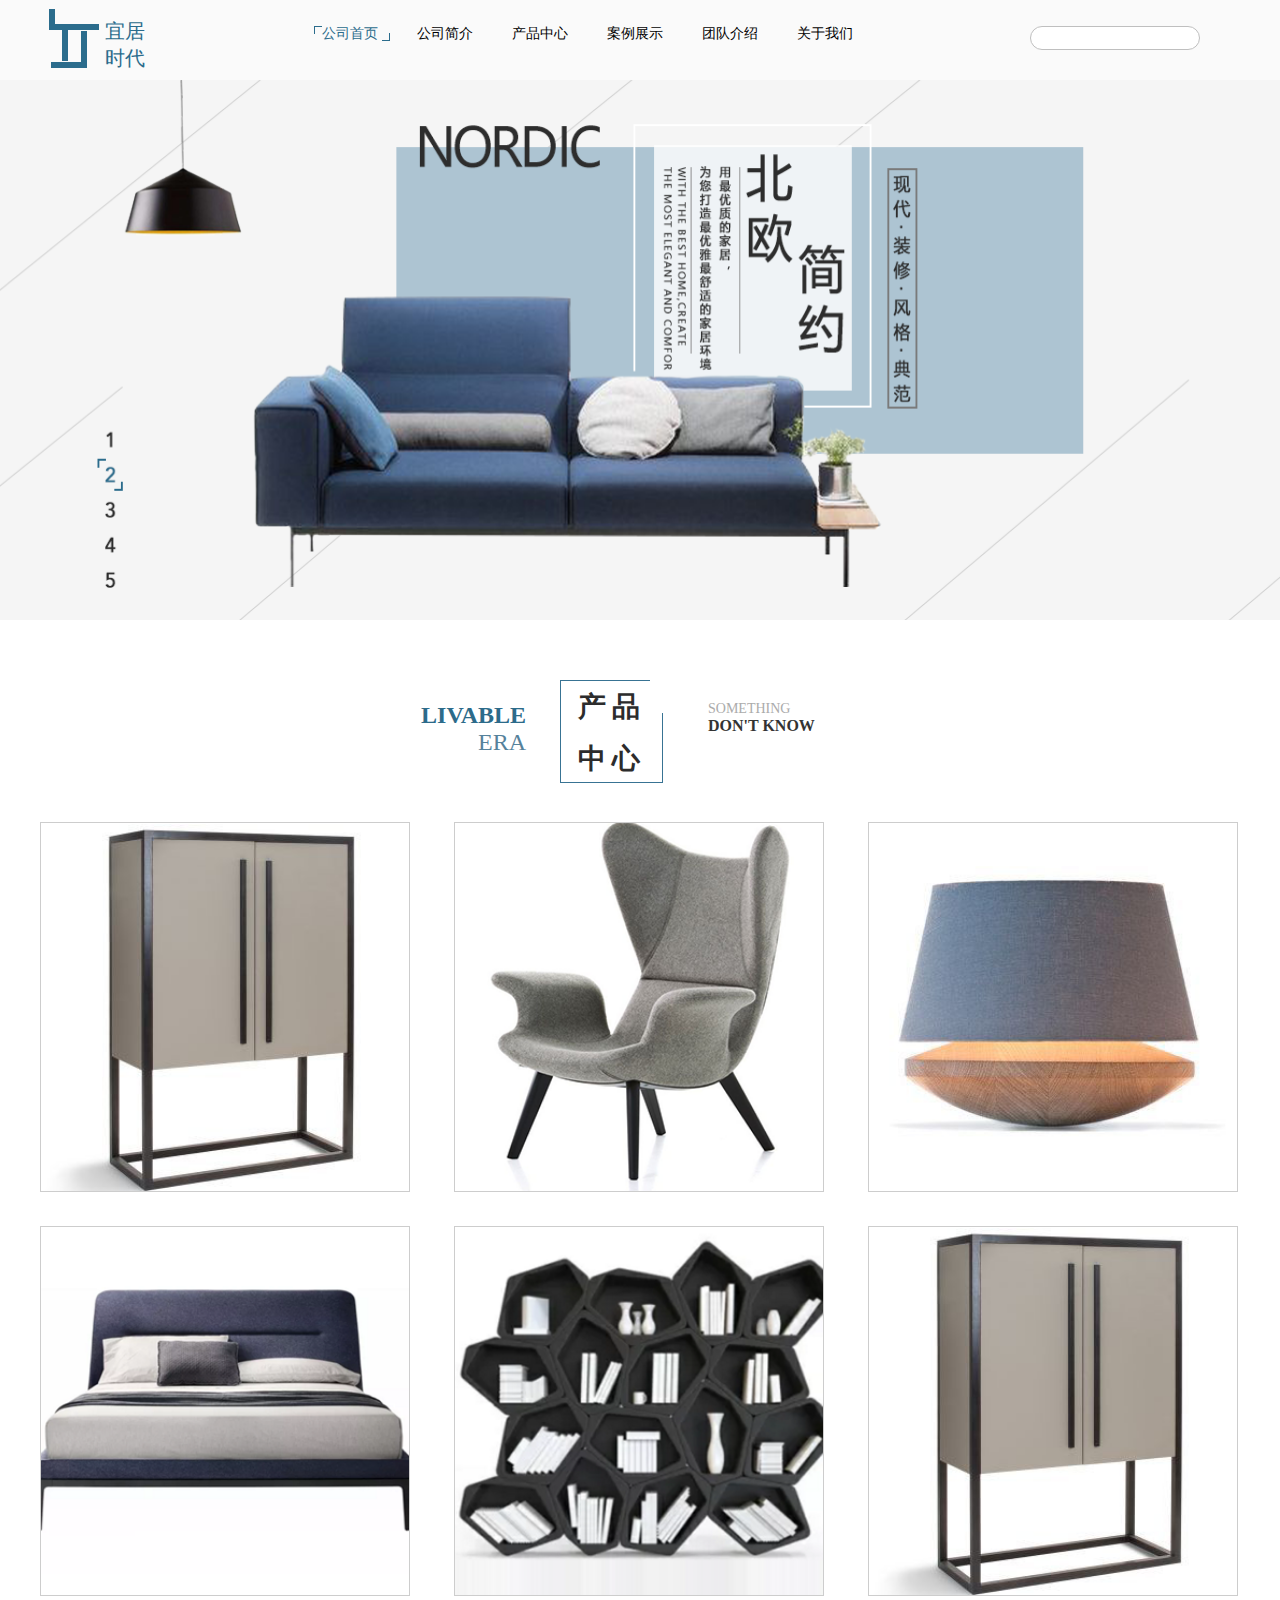
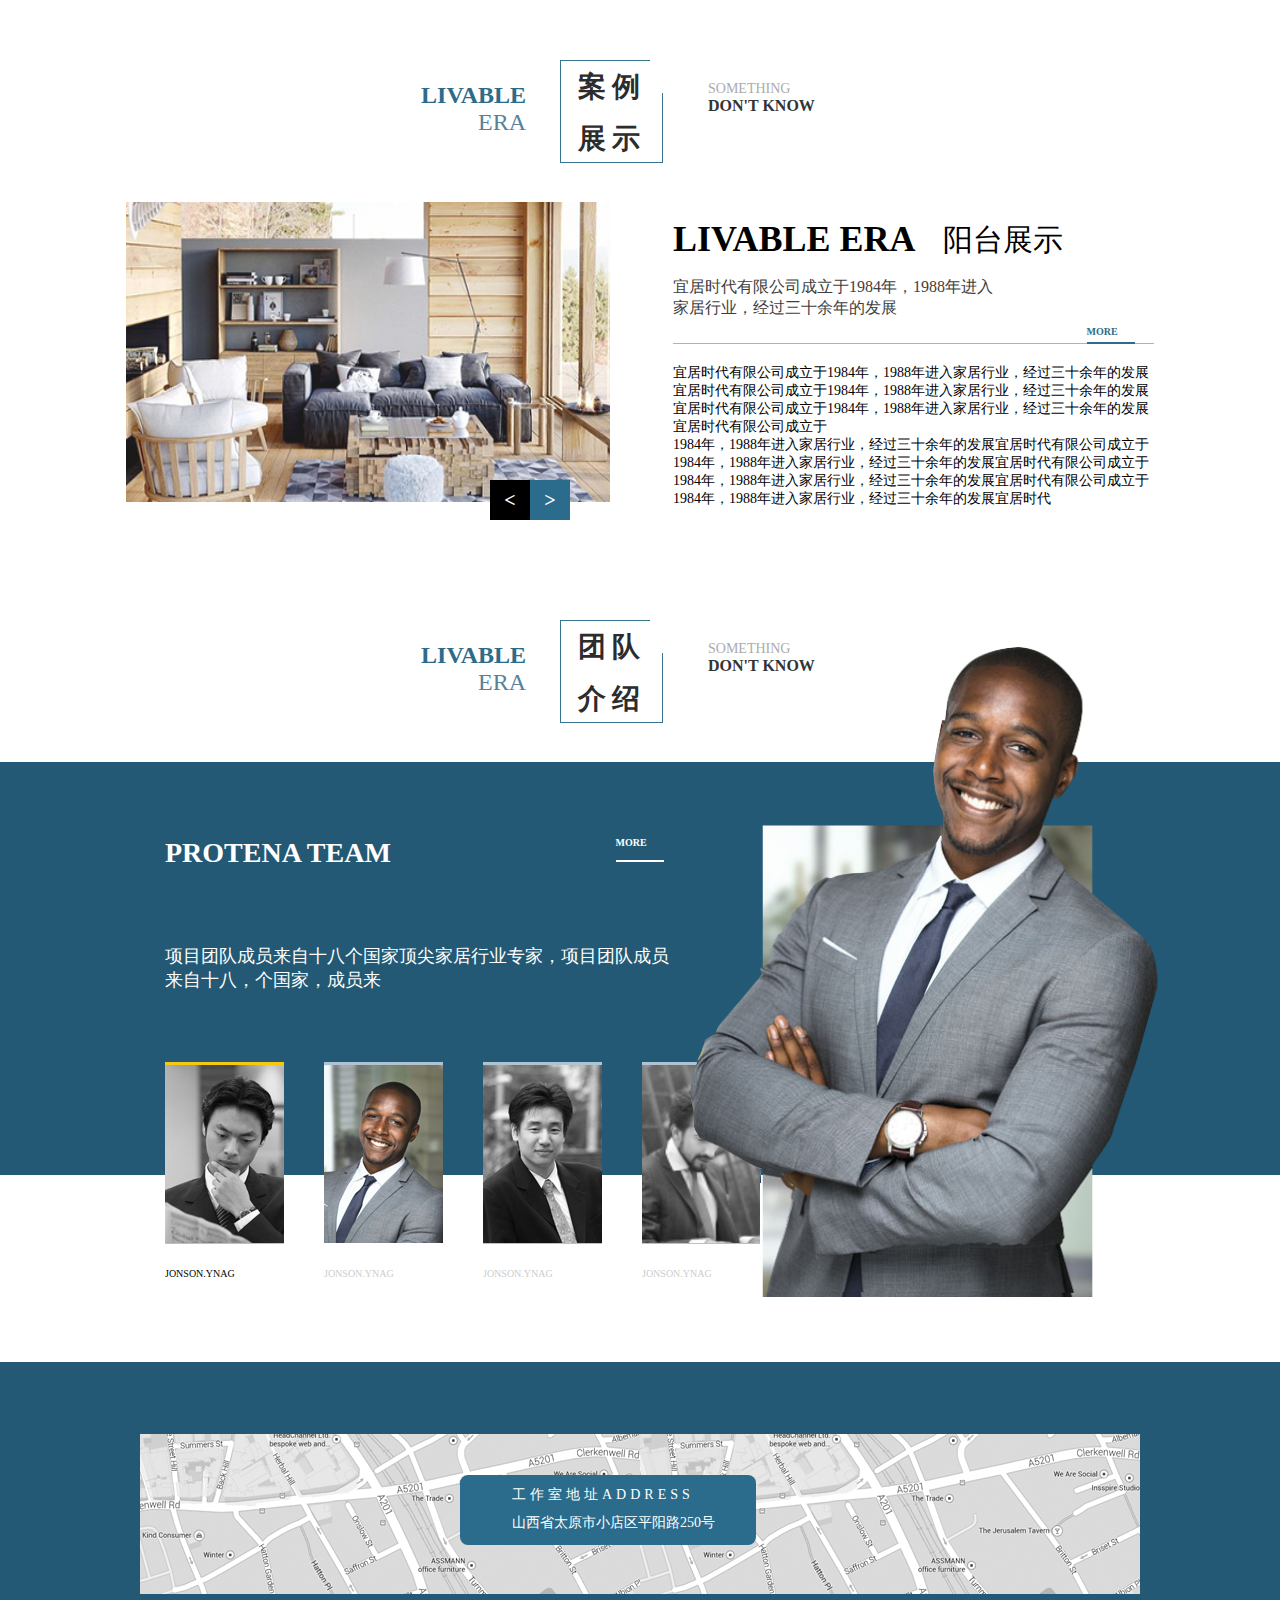
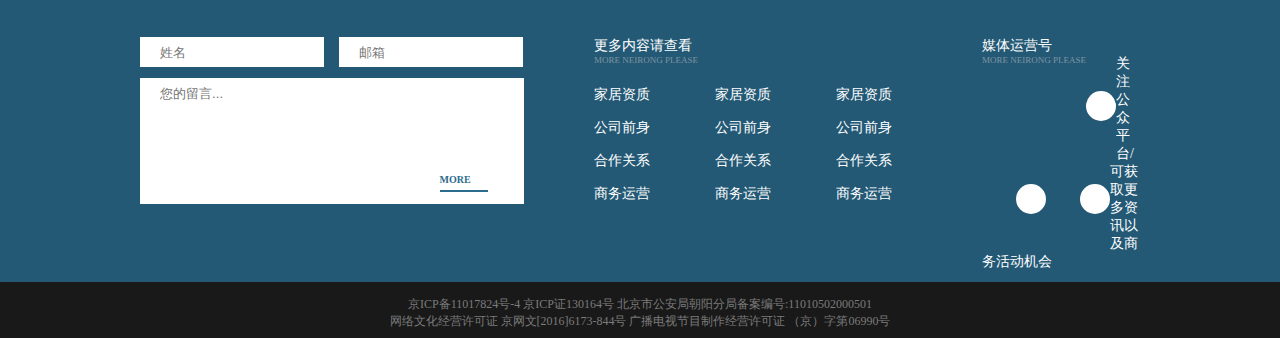
<file: index.html>
<!DOCTYPE html>
<html lang="en">
<head>
	<meta charset="UTF-8">
	<title>宜居时代</title>
	<link rel="stylesheet" href="css/index.css">
	<link rel="stylesheet" href="css/public.css">
	<link rel="icon"  href="img/logo.png"  type="image/png" sizes="16x16"> 
</head>
<body>
	<!-- 顶部开始 -->
	<div class="head">
		<div class="head1">
			<div class="logo">
				<div class="line">
					<div class="line1"></div>
					<div class="line2"></div>
					<div class="line33">
						<div class="line3"></div>
						<div class="line3 line4"></div>
					</div>
					<div class="line5"></div>
				</div>
				<div class="logo_wenzi">
					宜居时代
				</div>
			</div>
			<div class="head1_wenzi">
				<a href="index.html" id="head1_wenzi1">
					<div class="head1_wenzi_line"></div>
					公司首页
					<div class="line_right"></div>
				</a>
				<a href="jianjie.html">公司简介</a>
				<a href="chanpin.html">产品中心</a>
				<a href="anli.html">案例展示</a>
				<a href="">团队介绍</a>
				<a href="guanyu.html">关于我们</a>
			</div>
			<div>
				<input type="text" class="search">
				<span>&#xe607;</span>
			</div>
		</div>
	</div>
	<!-- 顶部结束 -->
	<!-- banner开始 -->
	<div class="banner">
		<img src="img/banner.png" alt="">
	</div>
	<!-- banner结束 -->
	<!-- 内容部分开始 -->
	<main class="sy_content">
		<!-- 产品中心开始 -->
		<div class="sy_content_top">
			<div class="sy_content_top_left">
				<span>LIVABLE</span>
				<p>ERA</p>
			</div>
			<div class="sy_content_top_center">
				产品中心
				<span>&#xe69c;</span>
			</div>
			<div class="sy_content_top_right">
				<span>SOMETHING</span>
				<p>DON'T KNOW</p>
			</div>
		</div>
		<div class="sy_content_img">
			<img src="img/cp1.png" alt="">
			<img src="img/cp2.png" alt="" class="sy_content_img2">
			<img src="img/cp3.png" alt="">
		</div>
		<div class="sy_content_img sy_content_img3">
			<img src="img/cp4.png" alt="">
			<img src="img/cp5.png" alt="" class="sy_content_img2">
			<img src="img/cp1.png" alt="">
		</div>
		<!-- 产品中心结束 -->
		<!-- 案例展示开始 -->
		<div class="sy_content_top">
			<div class="sy_content_top_left">
				<span>LIVABLE</span>
				<p>ERA</p>
			</div>
			<div class="sy_content_top_center">
				案例展示
				<span>&#xe69c;</span>
			</div>
			<div class="sy_content_top_right">
				<span>SOMETHING</span>
				<p>DON'T KNOW</p>
			</div>
		</div>
		<div class="sy_content_anli">
			<img src="img/anli.png" alt="">
			<div class="sy_content_jiantou">
				<p>&lt;</p>
				<span>&gt;</span>
			</div>
			<div class="sy_content_anli2">
				<div class="title">
					<p>LIVABLE ERA</p>
					<span>阳台展示</span>
				</div>
				<div class="title2">
					宜居时代有限公司成立于1984年，1988年进入家居行业，经过三十余年的发展
				</div>
				<div class="gd">
					<span>&#xe640;</span>
					<p class="gd_more">MORE</p>
				</div>
				<div class="gd_zhnegwen">
					宜居时代有限公司成立于1984年，1988年进入家居行业，经过三十余年的发展宜居时代有限公司成立于1984年，1988年进入家居行业，经过三十余年的发展宜居时代有限公司成立于1984年，1988年进入家居行业，经过三十余年的发展宜居时代有限公司成立于<br>1984年，1988年进入家居行业，经过三十余年的发展宜居时代有限公司成立于1984年，1988年进入家居行业，经过三十余年的发展宜居时代有限公司成立于1984年，1988年进入家居行业，经过三十余年的发展宜居时代有限公司成立于1984年，1988年进入家居行业，经过三十余年的发展宜居时代
				</div>
			</div>
		</div>
		<!-- 案例展示结束 -->
		<!-- 团队介绍开始 -->
		<div class="sy_content_top">
			<div class="sy_content_top_left">
				<span>LIVABLE</span>
				<p>ERA</p>
			</div>
			<div class="sy_content_top_center">
				团队介绍
				<span>&#xe69c;</span>
			</div>
			<div class="sy_content_top_right">
				<span>SOMETHING</span>
				<p>DON'T KNOW</p>
			</div>
		</div>
		<!-- 团队介绍结束 -->
	</main>
	<div class="sy_content_tuandui">
		<div class="tuandui_title">
			<h1>PROTENA TEAM</h1>
			<span>&#xe640;</span>
			<div class="tuandui_title_more">MORE</div>
		</div>
		<p id="tuandui_title2">项目团队成员来自十八个国家顶尖家居行业专家，项目团队成员来自十八，个国家，成员来</p>
		<div class="tuandui_renwu">
			<ul>
				<li class="active">
					<img src="img/rw1.png" alt="">
					<p>JONSON.YNAG</p>
				</li>
				<li>
					<img src="img/rw2.png" alt="" id="tuandui_renwu2">
					<p id="tuandui_renwu2">JONSON.YNAG</p>
				</li>
				<li>
					<img src="img/rw3.png" alt="">
					<p>JONSON.YNAG</p>
				</li>
				<li>
					<img src="img/rw4.png" alt="">
					<p>JONSON.YNAG</p>
				</li>
			</ul>
		</div>
		<div class="tuandui_img">
			<img src="img/td.png" alt="">
		</div>
	</div>
	<!-- 内容部分结束 -->
	<div class="clear"></div>
	<!-- 地图部分开始 -->
	<div class="ditu">
		<div class="ditu_center">
			<div class="ditu_img">
				<div class="ditu_img2">
					<p class="ditu_img3">&#xe676;</p>
					<div class="ditu_img_wwenzi">
					<p>工作室地址ADDRESS</p>
					<span>山西省太原市小店区平阳路250号</span>
					</div>
				</div>
			</div>
			<div class="dibu">
				<div class="luiyan">
					<input type="text" placeholder="姓名" class="luiyan1">
					<input type="text" placeholder="邮箱">
					<input type="text" placeholder="您的留言..." class="luiyan2">
					<div class="gd gd2">
						<span>&#xe640;</span>
						<p class="gd_more">MORE</p>
					</div>			
				</div>
				<div class="more_content">
					<p>更多内容请查看</p>
					<span>MORE NEIRONG PLEASE</span>
					<ul>
						<li>
							<p>家居资质</p>
							<p>公司前身</p>
							<p>合作关系</p>
							<p>商务运营</p>
						</li>
						<li class="more_content_li">
							<p>家居资质</p>
							<p>公司前身</p>
							<p>合作关系</p>
							<p>商务运营</p>
						</li>
						<li>
							<p>家居资质</p>
							<p>公司前身</p>
							<p>合作关系</p>
							<p>商务运营</p>
						</li>
					</ul>
				</div>
				<div class="meiti">
					<p>媒体运营号</p>
					<span>MORE NEIRONG PLEASE</span>
					<div class="icon_tu">
						<div class="icon_tu_yuan">
							<i>&#xe655;</i>
						</div>
						<div class="icon_tu_yuan icon_tu_yuan2">
							<i>&#xe62f;</i>
						</div>
						<div class="icon_tu_yuan">
							<i>&#xe623;</i>
						</div>
					</div>
					<p>关注公众平台/可获取更多资讯以及商务活动机会</p>
				</div>
			</div>
		</div>
	</div>
	<!-- 地图部分结束 -->
	<div class="clear"></div>
	<!-- 底部内容开始 -->
	<div class="footer">
			<p>京ICP备11017824号-4 京ICP证130164号 北京市公安局朝阳分局备案编号:11010502000501</p>
			<span>网络文化经营许可证 京网文[2016]6173-844号 广播电视节目制作经营许可证 （京）字第06990号</span>
	</div>
	<!-- 底部内容结束 -->
<script src="js/jquery-3.3.1.js"></script>
<script src="js/index.js"></script>
</body>
</html>
</file>
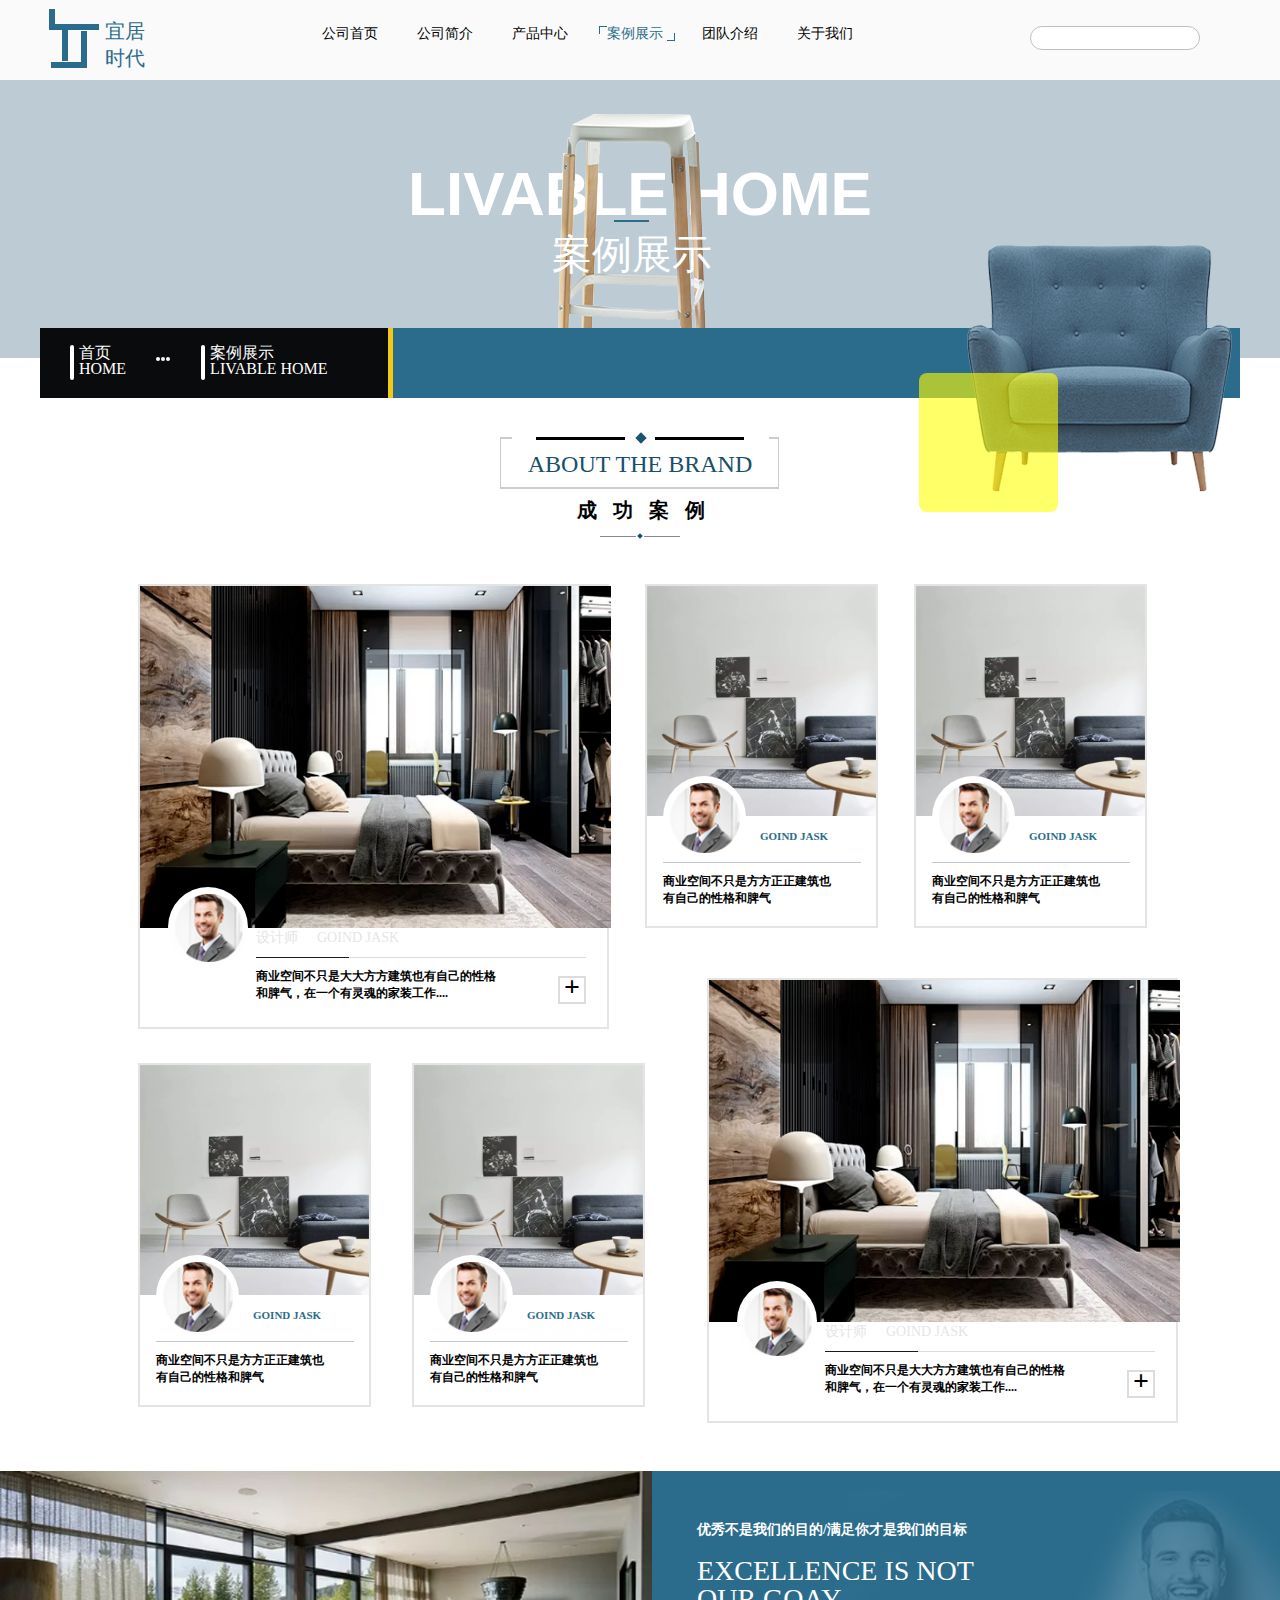
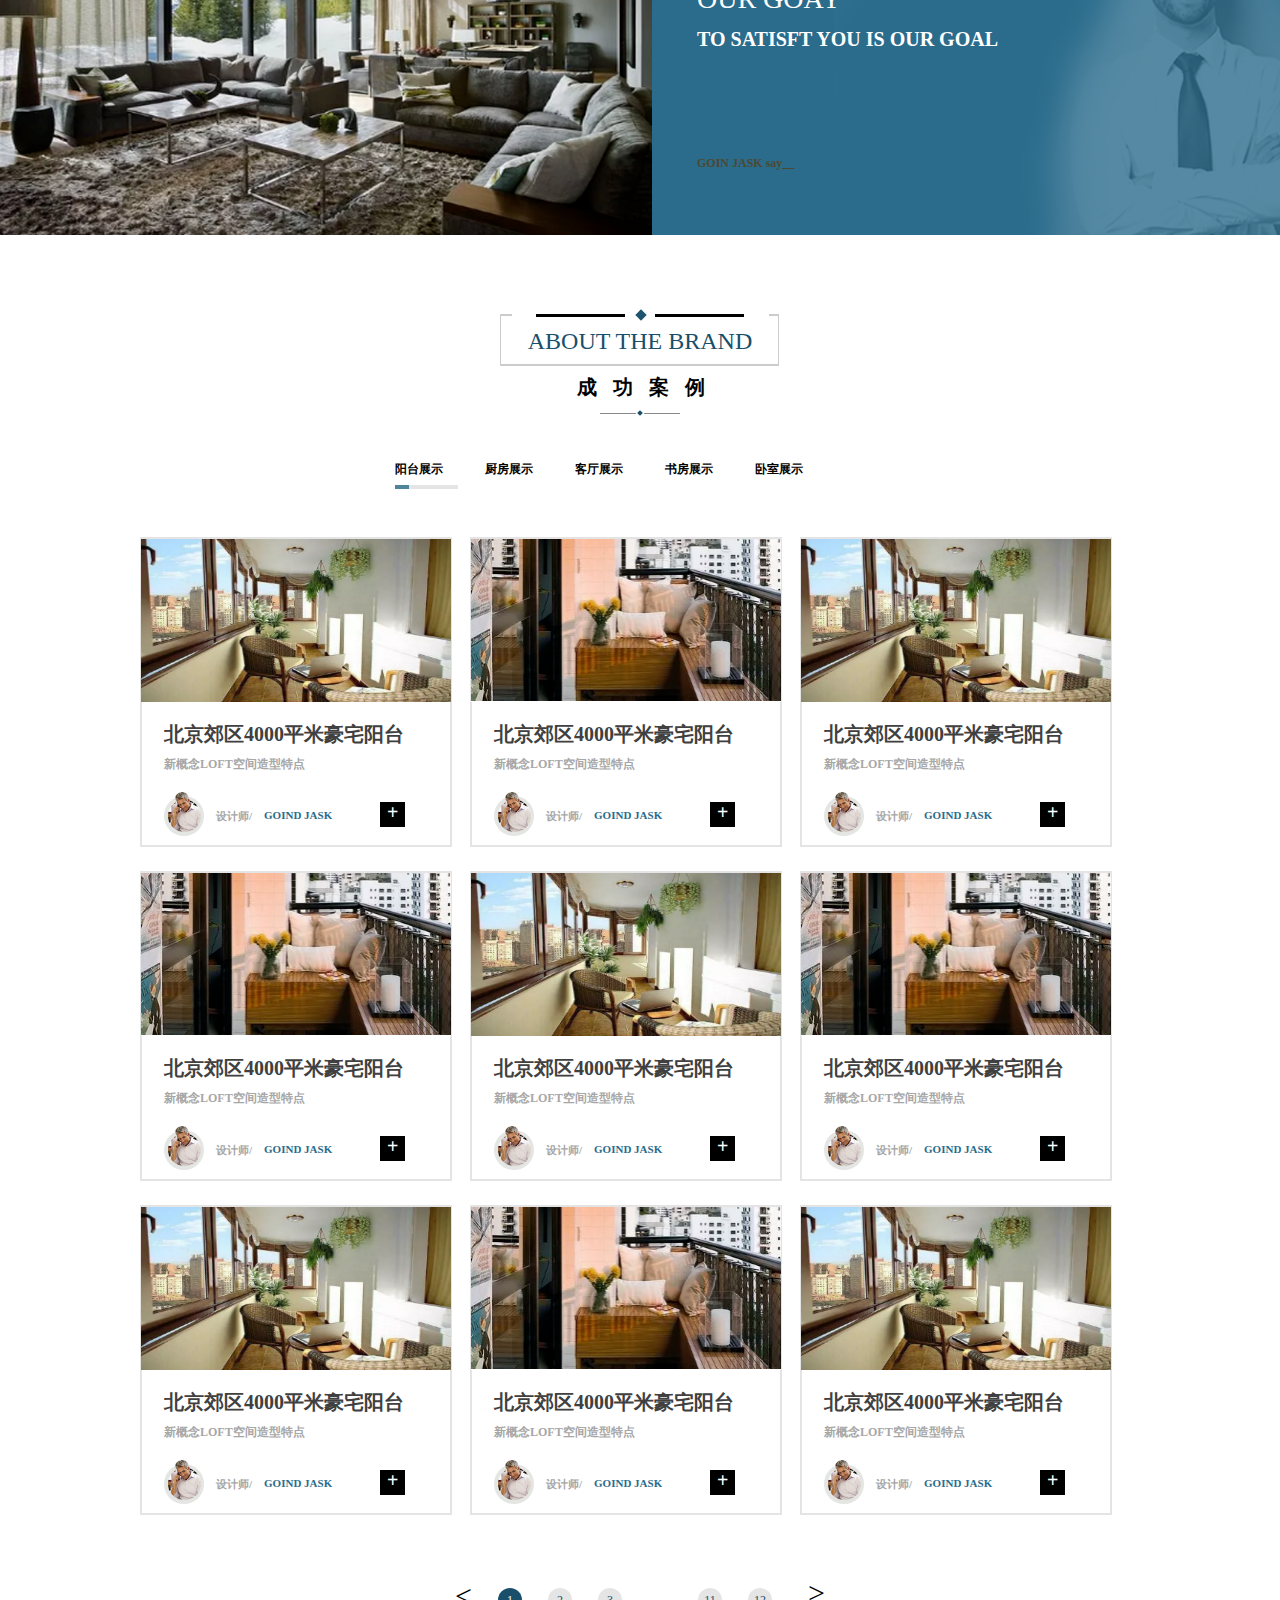
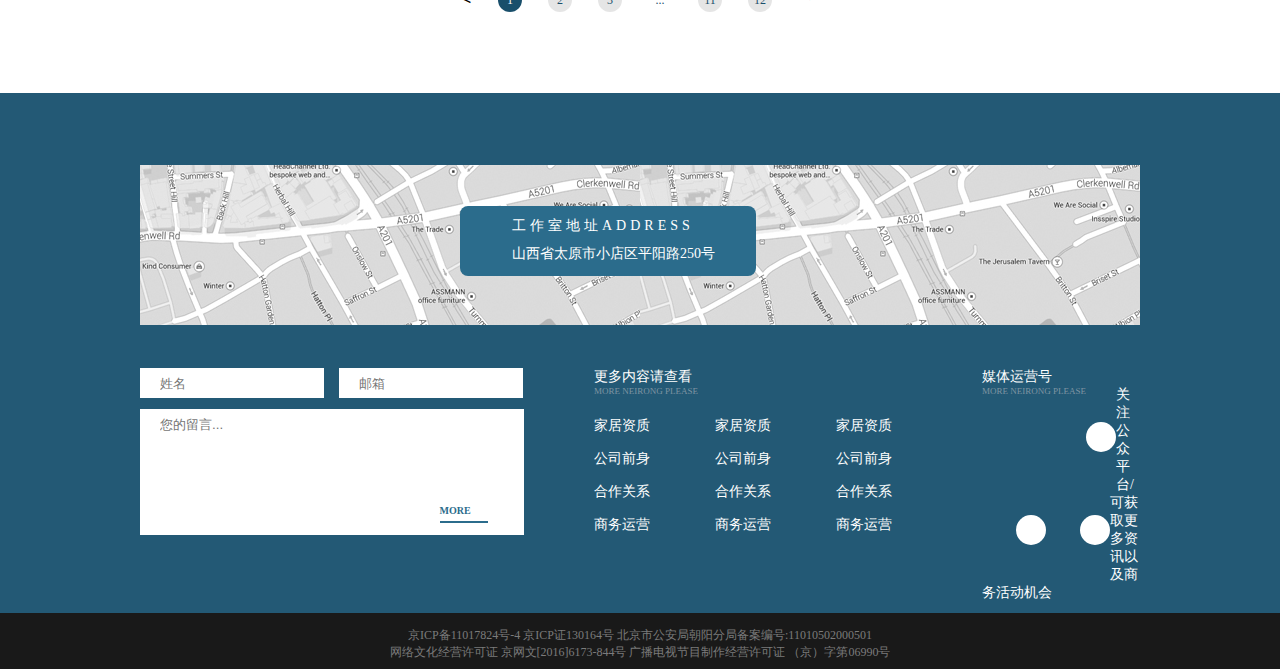
<file: anli.html>
<!DOCTYPE html>
<html lang="en">
<head>
	<meta charset="UTF-8">
	<title>案例展示</title>
	<link rel="stylesheet" href="css/public.css">
	<link rel="stylesheet" href="css/jianjie.css">
	<link rel="stylesheet" href="css/chanpin.css">
	<link rel="stylesheet" href="css/anli.css">
	<link rel="icon"  href="img/logo.png"  type="image/png" sizes="16x16"> 
</head>
<body>
	<!-- 顶部开始 -->
	<div class="head">
		<div class="head1">
			<div class="logo">
				<div class="line">
					<div class="line1"></div>
					<div class="line2"></div>
					<div class="line33">
						<div class="line3"></div>
						<div class="line3 line4"></div>
					</div>
					<div class="line5"></div>
				</div>
				<div class="logo_wenzi">
					宜居时代
				</div>
			</div>
			<div class="head1_wenzi">
				<a href="index.html">公司首页</a>
				<a href="jianjie.html">公司简介</a>
				<a href="chanpin.html">产品中心</a>
				<a href="anli.html" id="head1_wenzi1">
					<div class="head1_wenzi_line"></div>
					案例展示
					<div class="line_right"></div>
				</a>
				<a href="tuandui.html">团队介绍</a>
				<a href="guanyu.html">关于我们</a>
			</div>
			<div>
				<input type="text" class="search">
				<span>&#xe607;</span>
			</div>
		</div>
	</div>
	<!-- 顶部结束 -->
	<!-- banner开始 -->
	<div class="banner">
		<div class="banner_center">
			<p>LIVABLE HOME</p>
			<div class="dengzi">
				<img src="img/dengzi.png" alt="">
			</div>
			<div class="dengzi_line"></div>
			<span>案例展示</span>
		</div>
		<div class="shafa">
			<div class="shafa_left">
				<div class="shafa_left_center">
					<div class="tiaotiao"></div>
					<a href="index.html">首页
						<br><i>HOME</i>
					</a>
					<div class="sanyuan">
						<div class="sanyuan1"></div>
						<div class="sanyuan1"></div>
						<div class="sanyuan1"></div>
					</div>
					<div class="tiaotiao tiaotiao2"></div>
					<a href="index.html">案例展示
						<br><i>LIVABLE HOME</i>
					</a>
				</div>
			</div>
			<img src="img/shafa.png" alt="">
			<div class="sekuai"></div>
		</div>
	</div>
	<!-- banner结束 -->

	<!-- 品牌介绍开始 -->
	<div class="pinpai">
		<div class="pinpai2"></div>
		<div class="pinpai3"></div>
		<div class="pinpai_line"></div>
		<div class="pinpai_ling"></div>
		<div class="pinpai_line2"></div>
		<p>ABOUT THE BRAND</p>
		<span>成功案例</span>
		<div class="xiaoxian">
			<div class="pinpai_line3"></div>
			<div class="pinpai_ling2"></div>
			<div class="pinpai_line3"></div>
		</div>
	</div>
	<!-- 品牌介绍结束 -->


		<!-- 内容开始 -->
	<section class="content">
		<div class="content_anli1">
			<div class="content_anli1_litem">
				<div class="content_anli1_litem_img">
					<img src="img/18.png" alt="">
				</div>
				
				<div class="content_anli1_wenzi">
					<span>设计师</span>
					<span>GOIND JASK</span>
					<div class="content_anli1_wenzi_line">
						<div class="content_anli1_wenzi_line1"></div>
					</div>
					<h1>商业空间不只是大大方方建筑也有自己的性格和脾气，在一个有灵魂的家装工作....</h1>
				</div>
				<div class="content_anli1_jiahao">
					<h1>+</h1>
				</div>
				<div class="content_anli1_img2">
					<img src="img/19.png" alt="">
				</div>
			</div>
			<div class="content_anli_ritem">
				<div class="content_anli_ritem_img">
					<img src="img/20.png" alt="">
				</div>
				<div class="content_anli1_btn">
					<img src="img/19.png" alt="">
				</div>
				<h1>GOIND JASK</h1>
				<div class="content_anli1_ritem_line"></div>
				<h2>商业空间不只是方方正正建筑也有自己的性格和脾气</h2>
			</div>
			<div class="content_anli_ritem">
				<div class="content_anli_ritem_img">
					<img src="img/20.png" alt="">
				</div>
				<div class="content_anli1_btn">
					<img src="img/19.png" alt="">
				</div>
				<h1>GOIND JASK</h1>
				<div class="content_anli1_ritem_line"></div>
				<h2>商业空间不只是方方正正建筑也有自己的性格和脾气</h2>
			</div>
			<div class="content_anli1_litem">
				<div class="content_anli1_litem_img">
					<img src="img/18.png" alt="">
				</div>
				
				<div class="content_anli1_wenzi">
					<span>设计师</span>
					<span>GOIND JASK</span>
					<div class="content_anli1_wenzi_line">
						<div class="content_anli1_wenzi_line1"></div>
					</div>
					<h1>商业空间不只是大大方方建筑也有自己的性格和脾气，在一个有灵魂的家装工作....</h1>
				</div>
				<div class="content_anli1_jiahao">
					<h1>+</h1>
				</div>
				<div class="content_anli1_img2">
					<img src="img/19.png" alt="">
				</div>
			</div>
			<div class="content_anli_ritem content_anli_ritem1">
				<div class="content_anli_ritem_img">
					<img src="img/20.png" alt="">
				</div>
				<div class="content_anli1_btn">
					<img src="img/19.png" alt="">
				</div>
				<h1>GOIND JASK</h1>
				<div class="content_anli1_ritem_line"></div>
				<h2>商业空间不只是方方正正建筑也有自己的性格和脾气</h2>
			</div>
			<div class="content_anli_ritem content_anli_ritem2">
				<div class="content_anli_ritem_img">
					<img src="img/20.png" alt="">
				</div>
				<div class="content_anli1_btn">
					<img src="img/19.png" alt="">
				</div>
				<h1>GOIND JASK</h1>
				<div class="content_anli1_ritem_line"></div>
				<h2>商业空间不只是方方正正建筑也有自己的性格和脾气</h2>
			</div>
		</div>	
	</section>
	<div class="content_img">
		<div class="content_img_left">
			<img src="img/21.png" alt="">
		</div>
		<div class="content_img_right">
			<div class="content_img_ritem">
				<h1>优秀不是我们的目的/满足你才是我们的目标</h1>
				<h2>EXCELLENCE IS NOT OUR GOAY</h2>
				<h3>TO SATISFT YOU IS OUR GOAL</h3>
				<h4>GOIN JASK say__</h4>
			</div>
			<img src="img/al2.png" alt="">
		</div>
	</div>

	<!-- 品牌介绍开始 -->
	<div class="pinpai">
		<div class="pinpai2"></div>
		<div class="pinpai3"></div>
		<div class="pinpai_line"></div>
		<div class="pinpai_ling"></div>
		<div class="pinpai_line2"></div>
		<p>ABOUT THE BRAND</p>
		<span>成功案例</span>
		<div class="xiaoxian">
			<div class="pinpai_line3"></div>
			<div class="pinpai_ling2"></div>
			<div class="pinpai_line3"></div>
		</div>
	</div>
	<!-- 品牌介绍结束 -->
	<section class="content2">
		<div class="content2_daohang">
			<h1>阳台展示</h1>
			<h1>厨房展示</h1>
			<h1>客厅展示</h1>
			<h1>书房展示</h1>
			<h1>卧室展示</h1>
			<div class="content2_daohang_line">
				<div class="content2_daohang_line2"></div>
			</div>
		</div>
		<div class="anli_inner">
			<div class="content2_bottom">
			<a href="wenzhang.html" target="_blank">
				<div class="content2_bottom_item">
				<div class="content2_bottom_item_img">
					<img src="img/al.png" alt="">
				</div>
				<h1>北京郊区4000平米豪宅阳台</h1>
				<h2>新概念LOFT空间造型特点</h2>
				<div class="content2_bottom_item_ren">
					<img src="img/16.png" alt="">
				</div>
				<h3>设计师/</h3>
				<h5>GOIND JASK</h5>
				<div class="content2_item_anniu">
					<span>+</span>
				</div>
			</div>
			</a>
			<a href="wenzhang.html" target="_blank">
				<div class="content2_bottom_item">
				<div class="content2_bottom_item_img">
					<img src="img/22.png" alt="">
				</div>
				<h1>北京郊区4000平米豪宅阳台</h1>
				<h2>新概念LOFT空间造型特点</h2>
				<div class="content2_bottom_item_ren">
					<img src="img/16.png" alt="">
				</div>
				<h3>设计师/</h3>
				<h5>GOIND JASK</h5>
				<div class="content2_item_anniu">
					<span>+</span>
				</div>
			</div>
			</a>
			<a href="wenzhang.html" target="_blank">
				<div class="content2_bottom_item">
				<div class="content2_bottom_item_img">
					<img src="img/al.png" alt="">
				</div>
				<h1>北京郊区4000平米豪宅阳台</h1>
				<h2>新概念LOFT空间造型特点</h2>
				<div class="content2_bottom_item_ren">
					<img src="img/16.png" alt="">
				</div>
				<h3>设计师/</h3>
				<h5>GOIND JASK</h5>
				<div class="content2_item_anniu">
					<span>+</span>
				</div>
			</div>
			</a>
			<a href="wenzhang.html" target="_blank">
				<div class="content2_bottom_item">
				<div class="content2_bottom_item_img">
					<img src="img/22.png" alt="">
				</div>
				<h1>北京郊区4000平米豪宅阳台</h1>
				<h2>新概念LOFT空间造型特点</h2>
				<div class="content2_bottom_item_ren">
					<img src="img/16.png" alt="">
				</div>
				<h3>设计师/</h3>
				<h5>GOIND JASK</h5>
				<div class="content2_item_anniu">
					<span>+</span>
				</div>
			</div>
			</a>
			<a href="wenzhang.html" target="_blank">
				<div class="content2_bottom_item">
				<div class="content2_bottom_item_img">
					<img src="img/al.png" alt="">
				</div>
				<h1>北京郊区4000平米豪宅阳台</h1>
				<h2>新概念LOFT空间造型特点</h2>
				<div class="content2_bottom_item_ren">
					<img src="img/16.png" alt="">
				</div>
				<h3>设计师/</h3>
				<h5>GOIND JASK</h5>
				<div class="content2_item_anniu">
					<span>+</span>
				</div>
			</div>
			</a>
			<a href="wenzhang.html" target="_blank">
				<div class="content2_bottom_item">
				<div class="content2_bottom_item_img">
					<img src="img/22.png" alt="">
				</div>
				<h1>北京郊区4000平米豪宅阳台</h1>
				<h2>新概念LOFT空间造型特点</h2>
				<div class="content2_bottom_item_ren">
					<img src="img/16.png" alt="">
				</div>
				<h3>设计师/</h3>
				<h5>GOIND JASK</h5>
				<div class="content2_item_anniu">
					<span>+</span>
				</div>
			</div>
			</a>
			<a href="wenzhang.html" target="_blank">
				<div class="content2_bottom_item">
				<div class="content2_bottom_item_img">
					<img src="img/al.png" alt="">
				</div>
				<h1>北京郊区4000平米豪宅阳台</h1>
				<h2>新概念LOFT空间造型特点</h2>
				<div class="content2_bottom_item_ren">
					<img src="img/16.png" alt="">
				</div>
				<h3>设计师/</h3>
				<h5>GOIND JASK</h5>
				<div class="content2_item_anniu">
					<span>+</span>
				</div>
			</div>
			</a>
			<a href="wenzhang.html" target="_blank">
				<div class="content2_bottom_item">
				<div class="content2_bottom_item_img">
					<img src="img/22.png" alt="">
				</div>
				<h1>北京郊区4000平米豪宅阳台</h1>
				<h2>新概念LOFT空间造型特点</h2>
				<div class="content2_bottom_item_ren">
					<img src="img/16.png" alt="">
				</div>
				<h3>设计师/</h3>
				<h5>GOIND JASK</h5>
				<div class="content2_item_anniu">
					<span>+</span>
				</div>
			</div>
			</a>
			<a href="wenzhang.html" target="_blank">
				<div class="content2_bottom_item">
				<div class="content2_bottom_item_img">
					<img src="img/al.png" alt="">
				</div>
				<h1>北京郊区4000平米豪宅阳台</h1>
				<h2>新概念LOFT空间造型特点</h2>
				<div class="content2_bottom_item_ren">
					<img src="img/16.png" alt="">
				</div>
				<h3>设计师/</h3>
				<h5>GOIND JASK</h5>
				<div class="content2_item_anniu">
					<span>+</span>
				</div>
			</div>
			</a>
		</div>
			<div class="content2_bottom">
			<a href="wenzhang.html" target="_blank">
				<div class="content2_bottom_item">
				<div class="content2_bottom_item_img">
					<img src="img/al.png" alt="">
				</div>
				<h1>北京郊区4000平米豪宅阳台</h1>
				<h2>新概念LOFT空间造型特点</h2>
				<div class="content2_bottom_item_ren">
					<img src="img/16.png" alt="">
				</div>
				<h3>设计师/</h3>
				<h5>GOIND JASK</h5>
				<div class="content2_item_anniu">
					<span>+</span>
				</div>
			</div>
			</a>
			<a href="wenzhang.html" target="_blank">
				<div class="content2_bottom_item">
				<div class="content2_bottom_item_img">
					<img src="img/al.png" alt="">
				</div>
				<h1>北京郊区4000平米豪宅阳台</h1>
				<h2>新概念LOFT空间造型特点</h2>
				<div class="content2_bottom_item_ren">
					<img src="img/16.png" alt="">
				</div>
				<h3>设计师/</h3>
				<h5>GOIND JASK</h5>
				<div class="content2_item_anniu">
					<span>+</span>
				</div>
			</div>
			</a>
			<a href="wenzhang.html" target="_blank">
				<div class="content2_bottom_item">
				<div class="content2_bottom_item_img">
					<img src="img/al.png" alt="">
				</div>
				<h1>北京郊区4000平米豪宅阳台</h1>
				<h2>新概念LOFT空间造型特点</h2>
				<div class="content2_bottom_item_ren">
					<img src="img/16.png" alt="">
				</div>
				<h3>设计师/</h3>
				<h5>GOIND JASK</h5>
				<div class="content2_item_anniu">
					<span>+</span>
				</div>
			</div>
			</a>
			<a href="wenzhang.html" target="_blank">
				<div class="content2_bottom_item">
				<div class="content2_bottom_item_img">
					<img src="img/al.png" alt="">
				</div>
				<h1>北京郊区4000平米豪宅阳台</h1>
				<h2>新概念LOFT空间造型特点</h2>
				<div class="content2_bottom_item_ren">
					<img src="img/16.png" alt="">
				</div>
				<h3>设计师/</h3>
				<h5>GOIND JASK</h5>
				<div class="content2_item_anniu">
					<span>+</span>
				</div>
			</div>
			</a>
			<a href="wenzhang.html" target="_blank">
				<div class="content2_bottom_item">
				<div class="content2_bottom_item_img">
					<img src="img/al.png" alt="">
				</div>
				<h1>北京郊区4000平米豪宅阳台</h1>
				<h2>新概念LOFT空间造型特点</h2>
				<div class="content2_bottom_item_ren">
					<img src="img/16.png" alt="">
				</div>
				<h3>设计师/</h3>
				<h5>GOIND JASK</h5>
				<div class="content2_item_anniu">
					<span>+</span>
				</div>
			</div>
			</a>
				<a href="wenzhang.html" target="_blank">
					<div class="content2_bottom_item">
						<div class="content2_bottom_item_img">
							<img src="img/al.png" alt="">
						</div>
						<h1>北京郊区4000平米豪宅阳台</h1>
						<h2>新概念LOFT空间造型特点</h2>
						<div class="content2_bottom_item_ren">
							<img src="img/16.png" alt="">
						</div>
						<h3>设计师/</h3>
						<h5>GOIND JASK</h5>
						<div class="content2_item_anniu">
							<span>+</span>
						</div>
					</div>
				</a>
				<a href="wenzhang.html" target="_blank">
					<div class="content2_bottom_item">
						<div class="content2_bottom_item_img">
							<img src="img/al.png" alt="">
						</div>
						<h1>北京郊区4000平米豪宅阳台</h1>
						<h2>新概念LOFT空间造型特点</h2>
						<div class="content2_bottom_item_ren">
							<img src="img/16.png" alt="">
						</div>
						<h3>设计师/</h3>
						<h5>GOIND JASK</h5>
						<div class="content2_item_anniu">
							<span>+</span>
						</div>
					</div>
				</a>
				<a href="wenzhang.html" target="_blank">
					<div class="content2_bottom_item">
						<div class="content2_bottom_item_img">
							<img src="img/al.png" alt="">
						</div>
						<h1>北京郊区4000平米豪宅阳台</h1>
						<h2>新概念LOFT空间造型特点</h2>
						<div class="content2_bottom_item_ren">
							<img src="img/16.png" alt="">
						</div>
						<h3>设计师/</h3>
						<h5>GOIND JASK</h5>
						<div class="content2_item_anniu">
							<span>+</span>
						</div>
					</div>
				</a>
				<a href="wenzhang.html" target="_blank">
					<div class="content2_bottom_item">
						<div class="content2_bottom_item_img">
							<img src="img/al.png" alt="">
						</div>
						<h1>北京郊区4000平米豪宅阳台</h1>
						<h2>新概念LOFT空间造型特点</h2>
						<div class="content2_bottom_item_ren">
							<img src="img/16.png" alt="">
						</div>
						<h3>设计师/</h3>
						<h5>GOIND JASK</h5>
						<div class="content2_item_anniu">
							<span>+</span>
						</div>
					</div>
				</a>
		</div>
			<div class="content2_bottom">
				<a href="wenzhang.html" target="_blank">
					<div class="content2_bottom_item">
						<div class="content2_bottom_item_img">
							<img src="img/22.png" alt="">
						</div>
						<h1>北京郊区4000平米豪宅阳台</h1>
						<h2>新概念LOFT空间造型特点</h2>
						<div class="content2_bottom_item_ren">
							<img src="img/16.png" alt="">
						</div>
						<h3>设计师/</h3>
						<h5>GOIND JASK</h5>
						<div class="content2_item_anniu">
							<span>+</span>
						</div>
					</div>
				</a>
				<a href="wenzhang.html" target="_blank">
					<div class="content2_bottom_item">
						<div class="content2_bottom_item_img">
							<img src="img/22.png" alt="">
						</div>
						<h1>北京郊区4000平米豪宅阳台</h1>
						<h2>新概念LOFT空间造型特点</h2>
						<div class="content2_bottom_item_ren">
							<img src="img/16.png" alt="">
						</div>
						<h3>设计师/</h3>
						<h5>GOIND JASK</h5>
						<div class="content2_item_anniu">
							<span>+</span>
						</div>
					</div>
				</a>
				<a href="wenzhang.html" target="_blank">
					<div class="content2_bottom_item">
						<div class="content2_bottom_item_img">
							<img src="img/al.png" alt="">
						</div>
						<h1>北京郊区4000平米豪宅阳台</h1>
						<h2>新概念LOFT空间造型特点</h2>
						<div class="content2_bottom_item_ren">
							<img src="img/16.png" alt="">
						</div>
						<h3>设计师/</h3>
						<h5>GOIND JASK</h5>
						<div class="content2_item_anniu">
							<span>+</span>
						</div>
					</div>
				</a>
				<a href="wenzhang.html" target="_blank">
					<div class="content2_bottom_item">
						<div class="content2_bottom_item_img">
							<img src="img/22.png" alt="">
						</div>
						<h1>北京郊区4000平米豪宅阳台</h1>
						<h2>新概念LOFT空间造型特点</h2>
						<div class="content2_bottom_item_ren">
							<img src="img/16.png" alt="">
						</div>
						<h3>设计师/</h3>
						<h5>GOIND JASK</h5>
						<div class="content2_item_anniu">
							<span>+</span>
						</div>
					</div>
				</a>
				<a href="wenzhang.html" target="_blank">
					<div class="content2_bottom_item">
						<div class="content2_bottom_item_img">
							<img src="img/al.png" alt="">
						</div>
						<h1>北京郊区4000平米豪宅阳台</h1>
						<h2>新概念LOFT空间造型特点</h2>
						<div class="content2_bottom_item_ren">
							<img src="img/16.png" alt="">
						</div>
						<h3>设计师/</h3>
						<h5>GOIND JASK</h5>
						<div class="content2_item_anniu">
							<span>+</span>
						</div>
					</div>
				</a>
				<a href="wenzhang.html" target="_blank">
					<div class="content2_bottom_item">
						<div class="content2_bottom_item_img">
							<img src="img/22.png" alt="">
						</div>
						<h1>北京郊区4000平米豪宅阳台</h1>
						<h2>新概念LOFT空间造型特点</h2>
						<div class="content2_bottom_item_ren">
							<img src="img/16.png" alt="">
						</div>
						<h3>设计师/</h3>
						<h5>GOIND JASK</h5>
						<div class="content2_item_anniu">
							<span>+</span>
						</div>
					</div>
				</a>
				<a href="wenzhang.html" target="_blank">
					<div class="content2_bottom_item">
						<div class="content2_bottom_item_img">
							<img src="img/22.png" alt="">
						</div>
						<h1>北京郊区4000平米豪宅阳台</h1>
						<h2>新概念LOFT空间造型特点</h2>
						<div class="content2_bottom_item_ren">
							<img src="img/16.png" alt="">
						</div>
						<h3>设计师/</h3>
						<h5>GOIND JASK</h5>
						<div class="content2_item_anniu">
							<span>+</span>
						</div>
					</div>
				</a>
				<a href="wenzhang.html" target="_blank">
					<div class="content2_bottom_item">
						<div class="content2_bottom_item_img">
							<img src="img/22.png" alt="">
						</div>
						<h1>北京郊区4000平米豪宅阳台</h1>
						<h2>新概念LOFT空间造型特点</h2>
						<div class="content2_bottom_item_ren">
							<img src="img/16.png" alt="">
						</div>
						<h3>设计师/</h3>
						<h5>GOIND JASK</h5>
						<div class="content2_item_anniu">
							<span>+</span>
						</div>
					</div>
				</a>
				<a href="wenzhang.html" target="_blank">
					<div class="content2_bottom_item">
						<div class="content2_bottom_item_img">
							<img src="img/al.png" alt="">
						</div>
						<h1>北京郊区4000平米豪宅阳台</h1>
						<h2>新概念LOFT空间造型特点</h2>
						<div class="content2_bottom_item_ren">
							<img src="img/16.png" alt="">
						</div>
						<h3>设计师/</h3>
						<h5>GOIND JASK</h5>
						<div class="content2_item_anniu">
							<span>+</span>
						</div>
					</div>
				</a>
			</div>
			<div class="content2_bottom">
				<a href="wenzhang.html" target="_blank">
					<div class="content2_bottom_item">
						<div class="content2_bottom_item_img">
							<img src="img/22.png" alt="">
						</div>
						<h1>北京郊区4000平米豪宅阳台</h1>
						<h2>新概念LOFT空间造型特点</h2>
						<div class="content2_bottom_item_ren">
							<img src="img/16.png" alt="">
						</div>
						<h3>设计师/</h3>
						<h5>GOIND JASK</h5>
						<div class="content2_item_anniu">
							<span>+</span>
						</div>
					</div>
				</a>
				<a href="wenzhang.html" target="_blank">
					<div class="content2_bottom_item">
						<div class="content2_bottom_item_img">
							<img src="img/al.png" alt="">
						</div>
						<h1>北京郊区4000平米豪宅阳台</h1>
						<h2>新概念LOFT空间造型特点</h2>
						<div class="content2_bottom_item_ren">
							<img src="img/16.png" alt="">
						</div>
						<h3>设计师/</h3>
						<h5>GOIND JASK</h5>
						<div class="content2_item_anniu">
							<span>+</span>
						</div>
					</div>
				</a>
				<a href="wenzhang.html" target="_blank">
					<div class="content2_bottom_item">
						<div class="content2_bottom_item_img">
							<img src="img/22.png" alt="">
						</div>
						<h1>北京郊区4000平米豪宅阳台</h1>
						<h2>新概念LOFT空间造型特点</h2>
						<div class="content2_bottom_item_ren">
							<img src="img/16.png" alt="">
						</div>
						<h3>设计师/</h3>
						<h5>GOIND JASK</h5>
						<div class="content2_item_anniu">
							<span>+</span>
						</div>
					</div>
				</a>
				<a href="wenzhang.html" target="_blank">
					<div class="content2_bottom_item">
						<div class="content2_bottom_item_img">
							<img src="img/22.png" alt="">
						</div>
						<h1>北京郊区4000平米豪宅阳台</h1>
						<h2>新概念LOFT空间造型特点</h2>
						<div class="content2_bottom_item_ren">
							<img src="img/16.png" alt="">
						</div>
						<h3>设计师/</h3>
						<h5>GOIND JASK</h5>
						<div class="content2_item_anniu">
							<span>+</span>
						</div>
					</div>
				</a>
				<a href="wenzhang.html" target="_blank">
					<div class="content2_bottom_item">
						<div class="content2_bottom_item_img">
							<img src="img/al.png" alt="">
						</div>
						<h1>北京郊区4000平米豪宅阳台</h1>
						<h2>新概念LOFT空间造型特点</h2>
						<div class="content2_bottom_item_ren">
							<img src="img/16.png" alt="">
						</div>
						<h3>设计师/</h3>
						<h5>GOIND JASK</h5>
						<div class="content2_item_anniu">
							<span>+</span>
						</div>
					</div>
				</a>
				<a href="wenzhang.html" target="_blank">
					<div class="content2_bottom_item">
						<div class="content2_bottom_item_img">
							<img src="img/22.png" alt="">
						</div>
						<h1>北京郊区4000平米豪宅阳台</h1>
						<h2>新概念LOFT空间造型特点</h2>
						<div class="content2_bottom_item_ren">
							<img src="img/16.png" alt="">
						</div>
						<h3>设计师/</h3>
						<h5>GOIND JASK</h5>
						<div class="content2_item_anniu">
							<span>+</span>
						</div>
					</div>
				</a>
				<a href="wenzhang.html" target="_blank">
					<div class="content2_bottom_item">
						<div class="content2_bottom_item_img">
							<img src="img/22.png" alt="">
						</div>
						<h1>北京郊区4000平米豪宅阳台</h1>
						<h2>新概念LOFT空间造型特点</h2>
						<div class="content2_bottom_item_ren">
							<img src="img/16.png" alt="">
						</div>
						<h3>设计师/</h3>
						<h5>GOIND JASK</h5>
						<div class="content2_item_anniu">
							<span>+</span>
						</div>
					</div>
				</a>
				<a href="wenzhang.html" target="_blank">
					<div class="content2_bottom_item">
						<div class="content2_bottom_item_img">
							<img src="img/al.png" alt="">
						</div>
						<h1>北京郊区4000平米豪宅阳台</h1>
						<h2>新概念LOFT空间造型特点</h2>
						<div class="content2_bottom_item_ren">
							<img src="img/16.png" alt="">
						</div>
						<h3>设计师/</h3>
						<h5>GOIND JASK</h5>
						<div class="content2_item_anniu">
							<span>+</span>
						</div>
					</div>
				</a>
				<a href="wenzhang.html" target="_blank">
					<div class="content2_bottom_item">
						<div class="content2_bottom_item_img">
							<img src="img/22.png" alt="">
						</div>
						<h1>北京郊区4000平米豪宅阳台</h1>
						<h2>新概念LOFT空间造型特点</h2>
						<div class="content2_bottom_item_ren">
							<img src="img/16.png" alt="">
						</div>
						<h3>设计师/</h3>
						<h5>GOIND JASK</h5>
						<div class="content2_item_anniu">
							<span>+</span>
						</div>
					</div>
				</a>
			</div>
			<div class="content2_bottom">
				<a href="wenzhang.html" target="_blank">
					<div class="content2_bottom_item">
						<div class="content2_bottom_item_img">
							<img src="img/al.png" alt="">
						</div>
						<h1>北京郊区4000平米豪宅阳台</h1>
						<h2>新概念LOFT空间造型特点</h2>
						<div class="content2_bottom_item_ren">
							<img src="img/16.png" alt="">
						</div>
						<h3>设计师/</h3>
						<h5>GOIND JASK</h5>
						<div class="content2_item_anniu">
							<span>+</span>
						</div>
					</div>
				</a>
				<a href="wenzhang.html" target="_blank">
					<div class="content2_bottom_item">
						<div class="content2_bottom_item_img">
							<img src="img/22.png" alt="">
						</div>
						<h1>北京郊区4000平米豪宅阳台</h1>
						<h2>新概念LOFT空间造型特点</h2>
						<div class="content2_bottom_item_ren">
							<img src="img/16.png" alt="">
						</div>
						<h3>设计师/</h3>
						<h5>GOIND JASK</h5>
						<div class="content2_item_anniu">
							<span>+</span>
						</div>
					</div>
				</a>
				<a href="wenzhang.html" target="_blank">
					<div class="content2_bottom_item">
						<div class="content2_bottom_item_img">
							<img src="img/al.png" alt="">
						</div>
						<h1>北京郊区4000平米豪宅阳台</h1>
						<h2>新概念LOFT空间造型特点</h2>
						<div class="content2_bottom_item_ren">
							<img src="img/16.png" alt="">
						</div>
						<h3>设计师/</h3>
						<h5>GOIND JASK</h5>
						<div class="content2_item_anniu">
							<span>+</span>
						</div>
					</div>
				</a>
				<a href="wenzhang.html" target="_blank">
					<div class="content2_bottom_item">
						<div class="content2_bottom_item_img">
							<img src="img/22.png" alt="">
						</div>
						<h1>北京郊区4000平米豪宅阳台</h1>
						<h2>新概念LOFT空间造型特点</h2>
						<div class="content2_bottom_item_ren">
							<img src="img/16.png" alt="">
						</div>
						<h3>设计师/</h3>
						<h5>GOIND JASK</h5>
						<div class="content2_item_anniu">
							<span>+</span>
						</div>
					</div>
				</a>
				<a href="wenzhang.html" target="_blank">
					<div class="content2_bottom_item">
						<div class="content2_bottom_item_img">
							<img src="img/al.png" alt="">
						</div>
						<h1>北京郊区4000平米豪宅阳台</h1>
						<h2>新概念LOFT空间造型特点</h2>
						<div class="content2_bottom_item_ren">
							<img src="img/16.png" alt="">
						</div>
						<h3>设计师/</h3>
						<h5>GOIND JASK</h5>
						<div class="content2_item_anniu">
							<span>+</span>
						</div>
					</div>
				</a>
				<a href="wenzhang.html" target="_blank">
					<div class="content2_bottom_item">
						<div class="content2_bottom_item_img">
							<img src="img/22.png" alt="">
						</div>
						<h1>北京郊区4000平米豪宅阳台</h1>
						<h2>新概念LOFT空间造型特点</h2>
						<div class="content2_bottom_item_ren">
							<img src="img/16.png" alt="">
						</div>
						<h3>设计师/</h3>
						<h5>GOIND JASK</h5>
						<div class="content2_item_anniu">
							<span>+</span>
						</div>
					</div>
				</a>
				<a href="wenzhang.html" target="_blank">
					<div class="content2_bottom_item">
						<div class="content2_bottom_item_img">
							<img src="img/al.png" alt="">
						</div>
						<h1>北京郊区4000平米豪宅阳台</h1>
						<h2>新概念LOFT空间造型特点</h2>
						<div class="content2_bottom_item_ren">
							<img src="img/16.png" alt="">
						</div>
						<h3>设计师/</h3>
						<h5>GOIND JASK</h5>
						<div class="content2_item_anniu">
							<span>+</span>
						</div>
					</div>
				</a>
				<a href="wenzhang.html" target="_blank">
					<div class="content2_bottom_item">
						<div class="content2_bottom_item_img">
							<img src="img/22.png" alt="">
						</div>
						<h1>北京郊区4000平米豪宅阳台</h1>
						<h2>新概念LOFT空间造型特点</h2>
						<div class="content2_bottom_item_ren">
							<img src="img/16.png" alt="">
						</div>
						<h3>设计师/</h3>
						<h5>GOIND JASK</h5>
						<div class="content2_item_anniu">
							<span>+</span>
						</div>
					</div>
				</a>
				<a href="wenzhang.html" target="_blank">
					<div class="content2_bottom_item">
						<div class="content2_bottom_item_img">
							<img src="img/al.png" alt="">
						</div>
						<h1>北京郊区4000平米豪宅阳台</h1>
						<h2>新概念LOFT空间造型特点</h2>
						<div class="content2_bottom_item_ren">
							<img src="img/16.png" alt="">
						</div>
						<h3>设计师/</h3>
						<h5>GOIND JASK</h5>
						<div class="content2_item_anniu">
							<span>+</span>
						</div>
					</div>
				</a>
			</div>
			<div class="content2_bottom">
				<a href="wenzhang.html" target="_blank">
					<div class="content2_bottom_item">
						<div class="content2_bottom_item_img">
							<img src="img/22.png" alt="">
						</div>
						<h1>北京郊区4000平米豪宅阳台</h1>
						<h2>新概念LOFT空间造型特点</h2>
						<div class="content2_bottom_item_ren">
							<img src="img/16.png" alt="">
						</div>
						<h3>设计师/</h3>
						<h5>GOIND JASK</h5>
						<div class="content2_item_anniu">
							<span>+</span>
						</div>
					</div>
				</a>
				<a href="wenzhang.html" target="_blank">
					<div class="content2_bottom_item">
						<div class="content2_bottom_item_img">
							<img src="img/22.png" alt="">
						</div>
						<h1>北京郊区4000平米豪宅阳台</h1>
						<h2>新概念LOFT空间造型特点</h2>
						<div class="content2_bottom_item_ren">
							<img src="img/16.png" alt="">
						</div>
						<h3>设计师/</h3>
						<h5>GOIND JASK</h5>
						<div class="content2_item_anniu">
							<span>+</span>
						</div>
					</div>
				</a>
				<a href="wenzhang.html" target="_blank">
					<div class="content2_bottom_item">
						<div class="content2_bottom_item_img">
							<img src="img/22.png" alt="">
						</div>
						<h1>北京郊区4000平米豪宅阳台</h1>
						<h2>新概念LOFT空间造型特点</h2>
						<div class="content2_bottom_item_ren">
							<img src="img/16.png" alt="">
						</div>
						<h3>设计师/</h3>
						<h5>GOIND JASK</h5>
						<div class="content2_item_anniu">
							<span>+</span>
						</div>
					</div>
				</a>
				<a href="wenzhang.html" target="_blank">
					<div class="content2_bottom_item">
						<div class="content2_bottom_item_img">
							<img src="img/22.png" alt="">
						</div>
						<h1>北京郊区4000平米豪宅阳台</h1>
						<h2>新概念LOFT空间造型特点</h2>
						<div class="content2_bottom_item_ren">
							<img src="img/16.png" alt="">
						</div>
						<h3>设计师/</h3>
						<h5>GOIND JASK</h5>
						<div class="content2_item_anniu">
							<span>+</span>
						</div>
					</div>
				</a>
				<a href="wenzhang.html" target="_blank">
					<div class="content2_bottom_item">
						<div class="content2_bottom_item_img">
							<img src="img/22.png" alt="">
						</div>
						<h1>北京郊区4000平米豪宅阳台</h1>
						<h2>新概念LOFT空间造型特点</h2>
						<div class="content2_bottom_item_ren">
							<img src="img/16.png" alt="">
						</div>
						<h3>设计师/</h3>
						<h5>GOIND JASK</h5>
						<div class="content2_item_anniu">
							<span>+</span>
						</div>
					</div>
				</a>
				<a href="wenzhang.html" target="_blank">
					<div class="content2_bottom_item">
						<div class="content2_bottom_item_img">
							<img src="img/22.png" alt="">
						</div>
						<h1>北京郊区4000平米豪宅阳台</h1>
						<h2>新概念LOFT空间造型特点</h2>
						<div class="content2_bottom_item_ren">
							<img src="img/16.png" alt="">
						</div>
						<h3>设计师/</h3>
						<h5>GOIND JASK</h5>
						<div class="content2_item_anniu">
							<span>+</span>
						</div>
					</div>
				</a>
				<a href="wenzhang.html" target="_blank">
					<div class="content2_bottom_item">
						<div class="content2_bottom_item_img">
							<img src="img/22.png" alt="">
						</div>
						<h1>北京郊区4000平米豪宅阳台</h1>
						<h2>新概念LOFT空间造型特点</h2>
						<div class="content2_bottom_item_ren">
							<img src="img/16.png" alt="">
						</div>
						<h3>设计师/</h3>
						<h5>GOIND JASK</h5>
						<div class="content2_item_anniu">
							<span>+</span>
						</div>
					</div>
				</a>
				<a href="wenzhang.html" target="_blank">
					<div class="content2_bottom_item">
						<div class="content2_bottom_item_img">
							<img src="img/22.png" alt="">
						</div>
						<h1>北京郊区4000平米豪宅阳台</h1>
						<h2>新概念LOFT空间造型特点</h2>
						<div class="content2_bottom_item_ren">
							<img src="img/16.png" alt="">
						</div>
						<h3>设计师/</h3>
						<h5>GOIND JASK</h5>
						<div class="content2_item_anniu">
							<span>+</span>
						</div>
					</div>
				</a>
				<a href="wenzhang.html" target="_blank">
					<div class="content2_bottom_item">
						<div class="content2_bottom_item_img">
							<img src="img/22.png" alt="">
						</div>
						<h1>北京郊区4000平米豪宅阳台</h1>
						<h2>新概念LOFT空间造型特点</h2>
						<div class="content2_bottom_item_ren">
							<img src="img/16.png" alt="">
						</div>
						<h3>设计师/</h3>
						<h5>GOIND JASK</h5>
						<div class="content2_item_anniu">
							<span>+</span>
						</div>
					</div>
				</a>

			</div>
		</div>
	</section>
	<!-- 内容结束 -->
	<div class="clear"></div>

	<!-- 序列开始 -->
	<div class="xulie">
		<p class="xulie_left">&lt;</p>
		<div class="xulie_yuan active">
			1
		</div>
		<div class="xulie_yuan">
			2
		</div>
		<div class="xulie_yuan">
			3
		</div>
		<div class="xulie_yuan xulie_yuan1">
			...
		</div>
		<div class="xulie_yuan">
			11
		</div>
		<div class="xulie_yuan">
			12
		</div>
		<p class="xulie_right">&gt;</p>
	</div>
	<!-- 序列结束 -->

	<!-- 地图部分开始 -->
	<div class="ditu">
		<div class="ditu_center">
			<div class="ditu_img">
				<div class="ditu_img2">
					<p class="ditu_img3">&#xe676;</p>
					<div class="ditu_img_wwenzi">
						<p>工作室地址ADDRESS</p>
						<span>山西省太原市小店区平阳路250号</span>
					</div>
				</div>
			</div>
			<div class="dibu">
				<div class="luiyan">
					<input type="text" placeholder="姓名" class="luiyan1">
					<input type="text" placeholder="邮箱">
					<input type="text" placeholder="您的留言..." class="luiyan2">
					<div class="gd gd2">
						<span>&#xe640;</span>
						<p class="gd_more">MORE</p>
					</div>			
				</div>
				<div class="more_content">
					<p>更多内容请查看</p>
					<span>MORE NEIRONG PLEASE</span>
					<ul>
						<li>
							<p>家居资质</p>
							<p>公司前身</p>
							<p>合作关系</p>
							<p>商务运营</p>
						</li>
						<li class="more_content_li">
							<p>家居资质</p>
							<p>公司前身</p>
							<p>合作关系</p>
							<p>商务运营</p>
						</li>
						<li>
							<p>家居资质</p>
							<p>公司前身</p>
							<p>合作关系</p>
							<p>商务运营</p>
						</li>
					</ul>
				</div>
				<div class="meiti">
					<p>媒体运营号</p>
					<span>MORE NEIRONG PLEASE</span>
					<div class="icon_tu">
						<div class="icon_tu_yuan">
							<i>&#xe655;</i>
						</div>
						<div class="icon_tu_yuan icon_tu_yuan2">
							<i>&#xe62f;</i>
						</div>
						<div class="icon_tu_yuan">
							<i>&#xe623;</i>
						</div>
					</div>
					<p>关注公众平台/可获取更多资讯以及商务活动机会</p>
				</div>
			</div>
		</div>
	</div>
	<!-- 地图部分结束 -->
	<div class="clear"></div>
	<!-- 底部内容开始 -->
	<div class="footer">
		<p>京ICP备11017824号-4 京ICP证130164号 北京市公安局朝阳分局备案编号:11010502000501</p>
		<span>网络文化经营许可证 京网文[2016]6173-844号 广播电视节目制作经营许可证 （京）字第06990号</span>
	</div>
	<!-- 底部内容结束 -->
<script src="js/jquery-3.3.1.js"></script>
	<script src="js/index.js"></script>
</body>
</html>
</file>
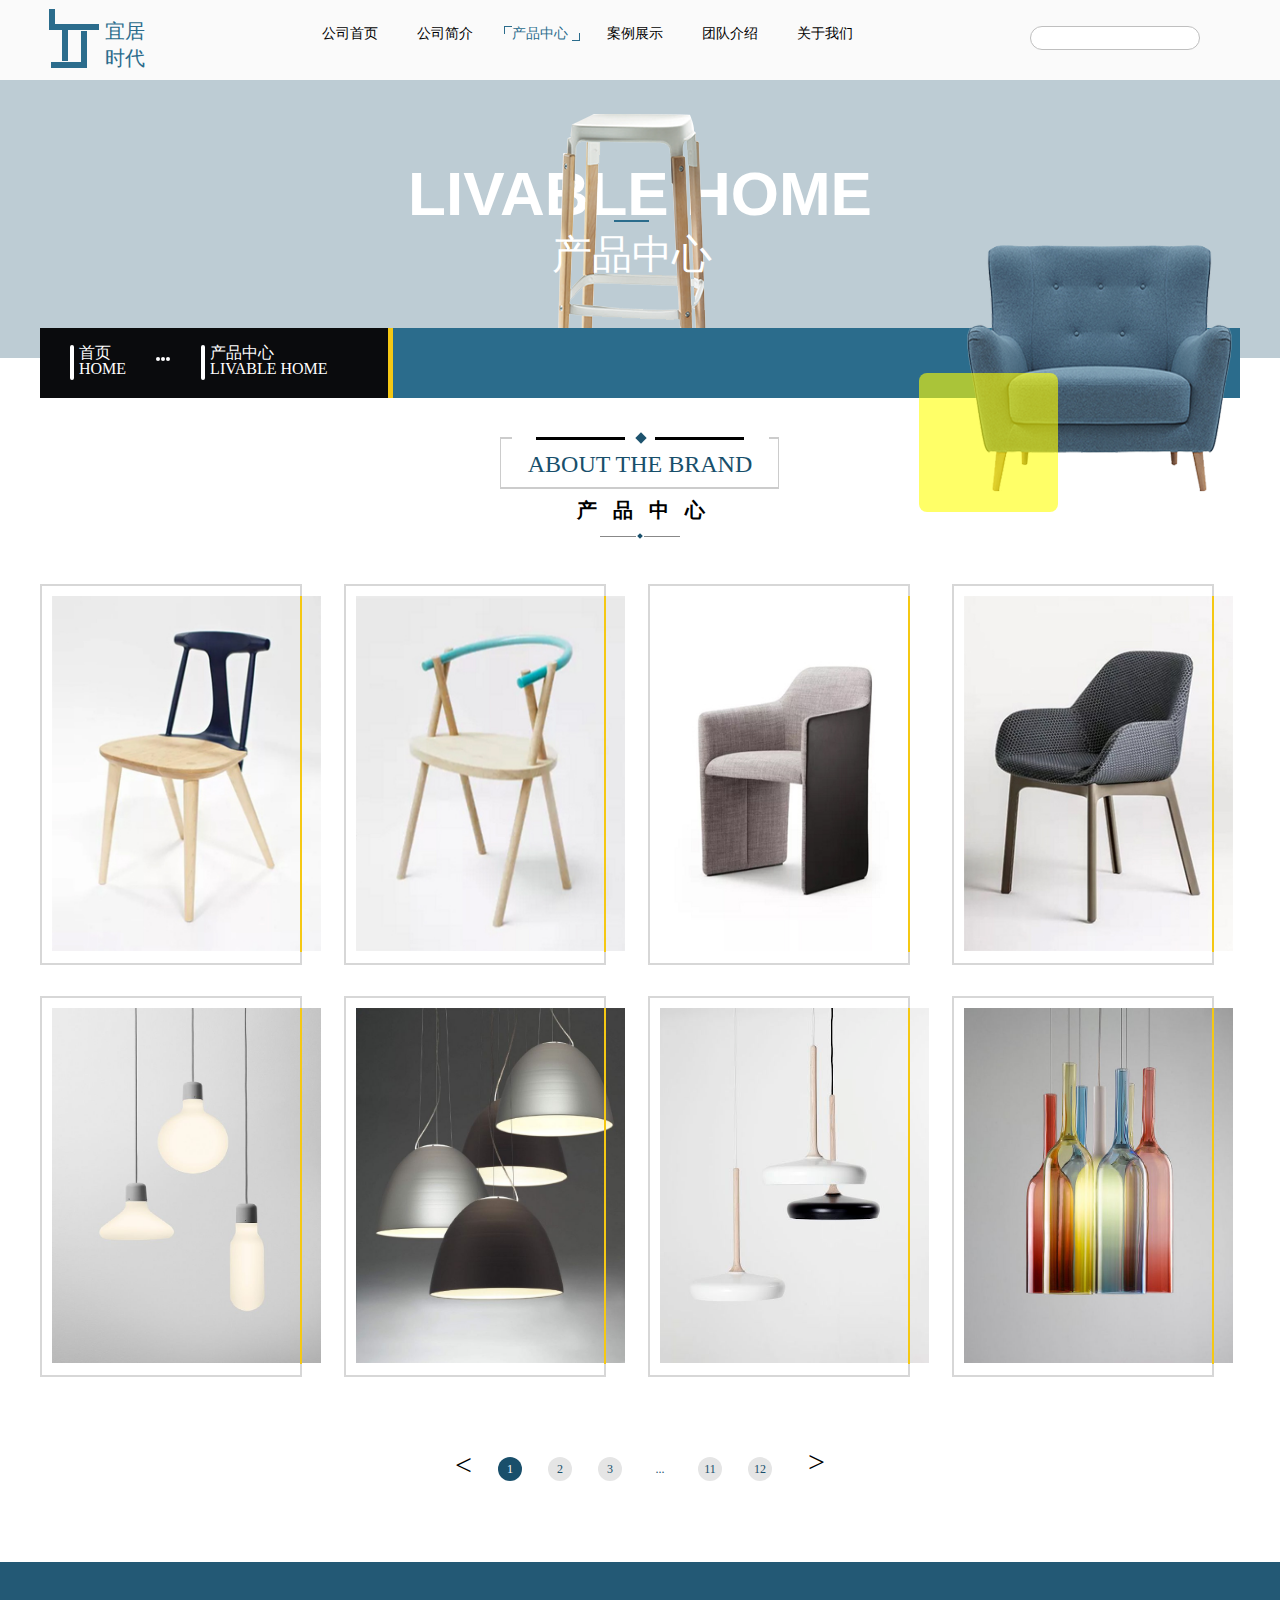
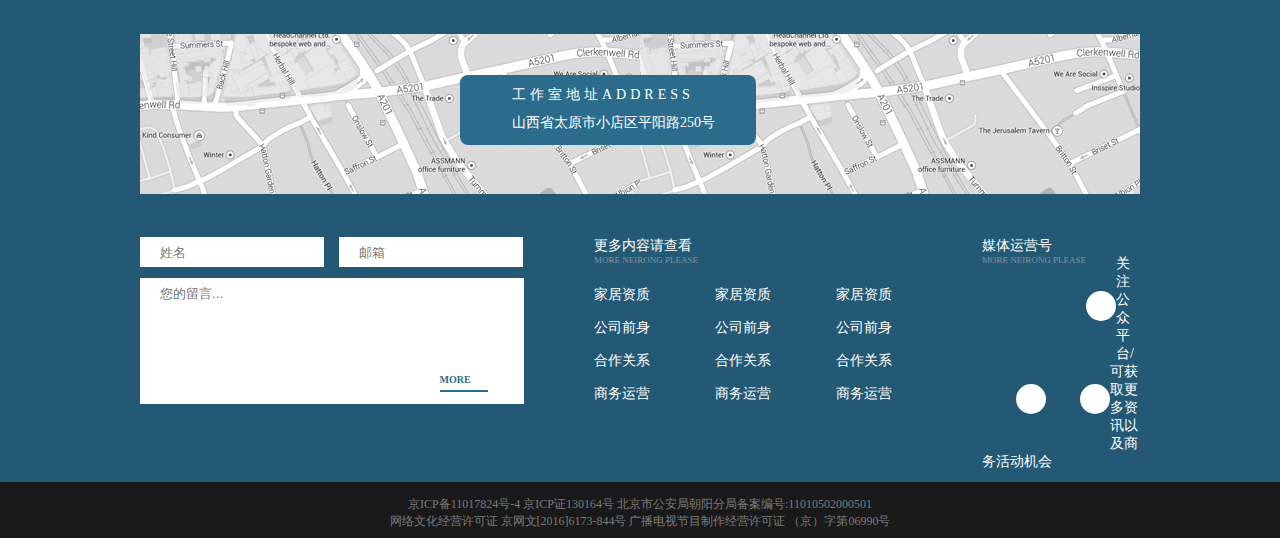
<file: chanpin.html>
<!DOCTYPE html>
<html lang="en">
<head>
	<meta charset="UTF-8">
	<title>产品中心</title>
	<link rel="stylesheet" href="css/public.css">
	<link rel="stylesheet" href="css/jianjie.css">
	<link rel="stylesheet" href="css/chanpin.css">
	<link rel="icon"  href="img/logo.png"  type="image/png" sizes="16x16"> 
</head>
<body>
	<!-- 顶部开始 -->
	<div class="head">
		<div class="head1">
			<div class="logo">
				<div class="line">
					<div class="line1"></div>
					<div class="line2"></div>
					<div class="line33">
						<div class="line3"></div>
						<div class="line3 line4"></div>
					</div>
					<div class="line5"></div>
				</div>
				<div class="logo_wenzi">
					宜居时代
				</div>
			</div>
			<div class="head1_wenzi">
				<a href="index.html">公司首页</a>
				<a href="jianjie.html">公司简介</a>
				<a href="chanpin.html" id="head1_wenzi1">
					<div class="head1_wenzi_line"></div>
					产品中心
					<div class="line_right"></div>
				</a>
				<a href="anli.html">案例展示</a>
				<a href="tuandui.html">团队介绍</a>
				<a href="guanyu.html">关于我们</a>
			</div>
			<div>
				<input type="text" class="search">
				<span>&#xe607;</span>
			</div>
		</div>
	</div>
	<!-- 顶部结束 -->
	<!-- banner开始 -->
	<div class="banner">
		<div class="banner_center">
			<p>LIVABLE HOME</p>
			<div class="dengzi">
				<img src="img/dengzi.png" alt="">
			</div>
			<div class="dengzi_line"></div>
			<span>产品中心</span>
		</div>
		<div class="shafa">
			<div class="shafa_left">
				<div class="shafa_left_center">
					<div class="tiaotiao"></div>
					<a href="index.html">首页
						<br><i>HOME</i>
					</a>
					<div class="sanyuan">
						<div class="sanyuan1"></div>
						<div class="sanyuan1"></div>
						<div class="sanyuan1"></div>
					</div>
					<div class="tiaotiao tiaotiao2"></div>
					<a href="index.html">产品中心
						<br><i>LIVABLE HOME</i>
					</a>
				</div>
			</div>
			<img src="img/shafa.png" alt="">
			<div class="sekuai"></div>
		</div>
	</div>
	<!-- banner结束 -->

	<!-- 品牌介绍开始 -->
	<div class="pinpai">
		<div class="pinpai2"></div>
		<div class="pinpai3"></div>
		<div class="pinpai_line"></div>
		<div class="pinpai_ling"></div>
		<div class="pinpai_line2"></div>
		<p>ABOUT THE BRAND</p>
		<span>产品中心</span>
		<div class="xiaoxian">
			<div class="pinpai_line3"></div>
			<div class="pinpai_ling2"></div>
			<div class="pinpai_line3"></div>
		</div>
	</div>
	<!-- 品牌介绍结束 -->

	<!-- 产品展示开始 -->
	<div class="show">
		<div class="inner">
			<ul>
				<li>
					<img src="img/c1.jpg" alt="">
					<div class="show_line"></div>
					<div class="zhe">
						<h1>办公椅</h1>
						<h2>BUSINESS<br>CHAIR</h2>
						<h3>+</h3>
					</div>
				</li>
				<li>
					<img src="img/c2.jpg" alt="">
					<div class="show_line"></div>
					<div class="zhe">
						<h1>办公椅</h1>
						<h2>BUSINESS<br>CHAIR</h2>
						<h3>+</h3>
					</div>
				</li>
				<li>
					<img src="img/c3.jpg" alt="">
					<div class="show_line"></div>
					<div class="zhe">
						<h1>办公椅</h1>
						<h2>BUSINESS<br>CHAIR</h2>
						<h3>+</h3>
					</div>
				</li>
				<li>
					<img src="img/c4.jpg" alt="">
					<div class="show_line"></div>
					<div class="zhe">
						<h1>办公椅</h1>
						<h2>BUSINESS<br>CHAIR</h2>
						<h3>+</h3>
					</div>
				</li>
				<li>
					<img src="img/c5.jpg" alt="">
					<div class="show_line"></div>
					<div class="zhe">
						<h1>办公椅</h1>
						<h2>BUSINESS<br>CHAIR</h2>
						<h3>+</h3>
					</div>
				</li>
				<li>
					<img src="img/c6.jpg" alt="">
					<div class="show_line"></div>
					<div class="zhe">
						<h1>办公椅</h1>
						<h2>BUSINESS<br>CHAIR</h2>
						<h3>+</h3>
					</div>
				</li>
				<li>
					<img src="img/c7.jpg" alt="">
					<div class="show_line"></div>
					<div class="zhe">
						<h1>办公椅</h1>
						<h2>BUSINESS<br>CHAIR</h2>
						<h3>+</h3>
					</div>
				</li>
				<li>
					<img src="img/c8.jpg" alt="">
					<div class="show_line"></div>
					<div class="zhe">
						<h1>办公椅</h1>
						<h2>BUSINESS<br>CHAIR</h2>
						<h3>+</h3>
					</div>
				</li>
			</ul>
			<ul>
				<li>
					<img src="img/c3.jpg" alt="">
					<div class="show_line"></div>
					<div class="zhe">
						<h1>办公椅</h1>
						<h2>BUSINESS<br>CHAIR</h2>
						<h3>+</h3>
					</div>
				</li>
				<li>
					<img src="img/c3.jpg" alt="">
					<div class="show_line"></div>
					<div class="zhe">
						<h1>办公椅</h1>
						<h2>BUSINESS<br>CHAIR</h2>
						<h3>+</h3>
					</div>
				</li>
				<li>
					<img src="img/c3.jpg" alt="">
					<div class="show_line"></div>
					<div class="zhe">
						<h1>办公椅</h1>
						<h2>BUSINESS<br>CHAIR</h2>
						<h3>+</h3>
					</div>
				</li>
				<li>
					<img src="img/c4.jpg" alt="">
					<div class="show_line"></div>
					<div class="zhe">
						<h1>办公椅</h1>
						<h2>BUSINESS<br>CHAIR</h2>
						<h3>+</h3>
					</div>
				</li>
				<li>
					<img src="img/c3.jpg" alt="">
					<div class="show_line"></div>
					<div class="zhe">
						<h1>办公椅</h1>
						<h2>BUSINESS<br>CHAIR</h2>
						<h3>+</h3>
					</div>
				</li>
				<li>
					<img src="img/c3.jpg" alt="">
					<div class="show_line"></div>
					<div class="zhe">
						<h1>办公椅</h1>
						<h2>BUSINESS<br>CHAIR</h2>
						<h3>+</h3>
					</div>
				</li>
				<li>
					<img src="img/c3.jpg" alt="">
					<div class="show_line"></div>
					<div class="zhe">
						<h1>办公椅</h1>
						<h2>BUSINESS<br>CHAIR</h2>
						<h3>+</h3>
					</div>
				</li>
				<li>
					<img src="img/c8.jpg" alt="">
					<div class="show_line"></div>
					<div class="zhe">
						<h1>办公椅</h1>
						<h2>BUSINESS<br>CHAIR</h2>
						<h3>+</h3>
					</div>
				</li>
			</ul>
			<ul>
				<li>
					<img src="img/c1.jpg" alt="">
					<div class="show_line"></div>
					<div class="zhe">
						<h1>办公椅</h1>
						<h2>BUSINESS<br>CHAIR</h2>
						<h3>+</h3>
					</div>
				</li>
				<li>
					<img src="img/c2.jpg" alt="">
					<div class="show_line"></div>
					<div class="zhe">
						<h1>办公椅</h1>
						<h2>BUSINESS<br>CHAIR</h2>
						<h3>+</h3>
					</div>
				</li>
				<li>
					<img src="img/c3.jpg" alt="">
					<div class="show_line"></div>
					<div class="zhe">
						<h1>办公椅</h1>
						<h2>BUSINESS<br>CHAIR</h2>
						<h3>+</h3>
					</div>
				</li>
				<li>
					<img src="img/c4.jpg" alt="">
					<div class="show_line"></div>
					<div class="zhe">
						<h1>办公椅</h1>
						<h2>BUSINESS<br>CHAIR</h2>
						<h3>+</h3>
					</div>
				</li>
				<li>
					<img src="img/c5.jpg" alt="">
					<div class="show_line"></div>
					<div class="zhe">
						<h1>办公椅</h1>
						<h2>BUSINESS<br>CHAIR</h2>
						<h3>+</h3>
					</div>
				</li>
				<li>
					<img src="img/c6.jpg" alt="">
					<div class="show_line"></div>
					<div class="zhe">
						<h1>办公椅</h1>
						<h2>BUSINESS<br>CHAIR</h2>
						<h3>+</h3>
					</div>
				</li>
				<li>
					<img src="img/c7.jpg" alt="">
					<div class="show_line"></div>
					<div class="zhe">
						<h1>办公椅</h1>
						<h2>BUSINESS<br>CHAIR</h2>
						<h3>+</h3>
					</div>
				</li>
				<li>
					<img src="img/c8.jpg" alt="">
					<div class="show_line"></div>
					<div class="zhe">
						<h1>办公椅</h1>
						<h2>BUSINESS<br>CHAIR</h2>
						<h3>+</h3>
					</div>
				</li>
			</ul>
			<ul>
				<li>
					<img src="img/c1.jpg" alt="">
					<div class="show_line"></div>
					<div class="zhe">
						<h1>办公椅</h1>
						<h2>BUSINESS<br>CHAIR</h2>
						<h3>+</h3>
					</div>
				</li>
				<li>
					<img src="img/c2.jpg" alt="">
					<div class="show_line"></div>
					<div class="zhe">
						<h1>办公椅</h1>
						<h2>BUSINESS<br>CHAIR</h2>
						<h3>+</h3>
					</div>
				</li>
				<li>
					<img src="img/c3.jpg" alt="">
					<div class="show_line"></div>
					<div class="zhe">
						<h1>办公椅</h1>
						<h2>BUSINESS<br>CHAIR</h2>
						<h3>+</h3>
					</div>
				</li>
				<li>
					<img src="img/c4.jpg" alt="">
					<div class="show_line"></div>
					<div class="zhe">
						<h1>办公椅</h1>
						<h2>BUSINESS<br>CHAIR</h2>
						<h3>+</h3>
					</div>
				</li>
				<li>
					<img src="img/c5.jpg" alt="">
					<div class="show_line"></div>
					<div class="zhe">
						<h1>办公椅</h1>
						<h2>BUSINESS<br>CHAIR</h2>
						<h3>+</h3>
					</div>
				</li>
				<li>
					<img src="img/c6.jpg" alt="">
					<div class="show_line"></div>
					<div class="zhe">
						<h1>办公椅</h1>
						<h2>BUSINESS<br>CHAIR</h2>
						<h3>+</h3>
					</div>
				</li>
				<li>
					<img src="img/c7.jpg" alt="">
					<div class="show_line"></div>
					<div class="zhe">
						<h1>办公椅</h1>
						<h2>BUSINESS<br>CHAIR</h2>
						<h3>+</h3>
					</div>
				</li>
				<li>
					<img src="img/c8.jpg" alt="">
					<div class="show_line"></div>
					<div class="zhe">
						<h1>办公椅</h1>
						<h2>BUSINESS<br>CHAIR</h2>
						<h3>+</h3>
					</div>
				</li>
			</ul>
			<ul>
				<li>
					<img src="img/c3.jpg" alt="">
					<div class="show_line"></div>
					<div class="zhe">
						<h1>办公椅</h1>
						<h2>BUSINESS<br>CHAIR</h2>
						<h3>+</h3>
					</div>
				</li>
				<li>
					<img src="img/c3.jpg" alt="">
					<div class="show_line"></div>
					<div class="zhe">
						<h1>办公椅</h1>
						<h2>BUSINESS<br>CHAIR</h2>
						<h3>+</h3>
					</div>
				</li>
				<li>
					<img src="img/c3.jpg" alt="">
					<div class="show_line"></div>
					<div class="zhe">
						<h1>办公椅</h1>
						<h2>BUSINESS<br>CHAIR</h2>
						<h3>+</h3>
					</div>
				</li>
				<li>
					<img src="img/c4.jpg" alt="">
					<div class="show_line"></div>
					<div class="zhe">
						<h1>办公椅</h1>
						<h2>BUSINESS<br>CHAIR</h2>
						<h3>+</h3>
					</div>
				</li>
				<li>
					<img src="img/c3.jpg" alt="">
					<div class="show_line"></div>
					<div class="zhe">
						<h1>办公椅</h1>
						<h2>BUSINESS<br>CHAIR</h2>
						<h3>+</h3>
					</div>
				</li>
				<li>
					<img src="img/c3.jpg" alt="">
					<div class="show_line"></div>
					<div class="zhe">
						<h1>办公椅</h1>
						<h2>BUSINESS<br>CHAIR</h2>
						<h3>+</h3>
					</div>
				</li>
				<li>
					<img src="img/c3.jpg" alt="">
					<div class="show_line"></div>
					<div class="zhe">
						<h1>办公椅</h1>
						<h2>BUSINESS<br>CHAIR</h2>
						<h3>+</h3>
					</div>
				</li>
				<li>
					<img src="img/c8.jpg" alt="">
					<div class="show_line"></div>
					<div class="zhe">
						<h1>办公椅</h1>
						<h2>BUSINESS<br>CHAIR</h2>
						<h3>+</h3>
					</div>
				</li>
			</ul>
			<ul>
				<li>
					<img src="img/c1.jpg" alt="">
					<div class="show_line"></div>
					<div class="zhe">
						<h1>办公椅</h1>
						<h2>BUSINESS<br>CHAIR</h2>
						<h3>+</h3>
					</div>
				</li>
				<li>
					<img src="img/c2.jpg" alt="">
					<div class="show_line"></div>
					<div class="zhe">
						<h1>办公椅</h1>
						<h2>BUSINESS<br>CHAIR</h2>
						<h3>+</h3>
					</div>
				</li>
				<li>
					<img src="img/c3.jpg" alt="">
					<div class="show_line"></div>
					<div class="zhe">
						<h1>办公椅</h1>
						<h2>BUSINESS<br>CHAIR</h2>
						<h3>+</h3>
					</div>
				</li>
				<li>
					<img src="img/c4.jpg" alt="">
					<div class="show_line"></div>
					<div class="zhe">
						<h1>办公椅</h1>
						<h2>BUSINESS<br>CHAIR</h2>
						<h3>+</h3>
					</div>
				</li>
				<li>
					<img src="img/c5.jpg" alt="">
					<div class="show_line"></div>
					<div class="zhe">
						<h1>办公椅</h1>
						<h2>BUSINESS<br>CHAIR</h2>
						<h3>+</h3>
					</div>
				</li>
				<li>
					<img src="img/c6.jpg" alt="">
					<div class="show_line"></div>
					<div class="zhe">
						<h1>办公椅</h1>
						<h2>BUSINESS<br>CHAIR</h2>
						<h3>+</h3>
					</div>
				</li>
				<li>
					<img src="img/c7.jpg" alt="">
					<div class="show_line"></div>
					<div class="zhe">
						<h1>办公椅</h1>
						<h2>BUSINESS<br>CHAIR</h2>
						<h3>+</h3>
					</div>
				</li>
				<li>
					<img src="img/c8.jpg" alt="">
					<div class="show_line"></div>
					<div class="zhe">
						<h1>办公椅</h1>
						<h2>BUSINESS<br>CHAIR</h2>
						<h3>+</h3>
					</div>
				</li>
			</ul>
			<ul>
				<li>
					<img src="img/c1.jpg" alt="">
					<div class="show_line"></div>
					<div class="zhe">
						<h1>办公椅</h1>
						<h2>BUSINESS<br>CHAIR</h2>
						<h3>+</h3>
					</div>
				</li>
				<li>
					<img src="img/c2.jpg" alt="">
					<div class="show_line"></div>
					<div class="zhe">
						<h1>办公椅</h1>
						<h2>BUSINESS<br>CHAIR</h2>
						<h3>+</h3>
					</div>
				</li>
				<li>
					<img src="img/c3.jpg" alt="">
					<div class="show_line"></div>
					<div class="zhe">
						<h1>办公椅</h1>
						<h2>BUSINESS<br>CHAIR</h2>
						<h3>+</h3>
					</div>
				</li>
				<li>
					<img src="img/c4.jpg" alt="">
					<div class="show_line"></div>
					<div class="zhe">
						<h1>办公椅</h1>
						<h2>BUSINESS<br>CHAIR</h2>
						<h3>+</h3>
					</div>
				</li>
				<li>
					<img src="img/c5.jpg" alt="">
					<div class="show_line"></div>
					<div class="zhe">
						<h1>办公椅</h1>
						<h2>BUSINESS<br>CHAIR</h2>
						<h3>+</h3>
					</div>
				</li>
				<li>
					<img src="img/c6.jpg" alt="">
					<div class="show_line"></div>
					<div class="zhe">
						<h1>办公椅</h1>
						<h2>BUSINESS<br>CHAIR</h2>
						<h3>+</h3>
					</div>
				</li>
				<li>
					<img src="img/c7.jpg" alt="">
					<div class="show_line"></div>
					<div class="zhe">
						<h1>办公椅</h1>
						<h2>BUSINESS<br>CHAIR</h2>
						<h3>+</h3>
					</div>
				</li>
				<li>
					<img src="img/c8.jpg" alt="">
					<div class="show_line"></div>
					<div class="zhe">
						<h1>办公椅</h1>
						<h2>BUSINESS<br>CHAIR</h2>
						<h3>+</h3>
					</div>
				</li>
			</ul>
		</div>
	</div>
	<!-- 产品展示结束 -->
	<div class="clear"></div>
	<!-- 序列开始 -->
	<div class="xulie">
		<p class="xulie_left">&lt;</p>
		<div class="xulie_yuan active">
			1
		</div>
		<div class="xulie_yuan">
			2
		</div>
		<div class="xulie_yuan">
			3
		</div>
		<div class="xulie_yuan xulie_yuan1">
			...
		</div>
		<div class="xulie_yuan">
			11
		</div>
		<div class="xulie_yuan">
			12
		</div>
		<p class="xulie_right">&gt;</p>
	</div>
	<!-- 序列结束 -->

	<!-- 地图部分开始 -->
	<div class="ditu">
		<div class="ditu_center">
			<div class="ditu_img">
				<div class="ditu_img2">
					<p class="ditu_img3">&#xe676;</p>
					<div class="ditu_img_wwenzi">
						<p>工作室地址ADDRESS</p>
						<span>山西省太原市小店区平阳路250号</span>
					</div>
				</div>
			</div>
			<div class="dibu">
				<div class="luiyan">
					<input type="text" placeholder="姓名" class="luiyan1">
					<input type="text" placeholder="邮箱">
					<input type="text" placeholder="您的留言..." class="luiyan2">
					<div class="gd gd2">
						<span>&#xe640;</span>
						<p class="gd_more">MORE</p>
					</div>			
				</div>
				<div class="more_content">
					<p>更多内容请查看</p>
					<span>MORE NEIRONG PLEASE</span>
					<ul>
						<li>
							<p>家居资质</p>
							<p>公司前身</p>
							<p>合作关系</p>
							<p>商务运营</p>
						</li>
						<li class="more_content_li">
							<p>家居资质</p>
							<p>公司前身</p>
							<p>合作关系</p>
							<p>商务运营</p>
						</li>
						<li>
							<p>家居资质</p>
							<p>公司前身</p>
							<p>合作关系</p>
							<p>商务运营</p>
						</li>
					</ul>
				</div>
				<div class="meiti">
					<p>媒体运营号</p>
					<span>MORE NEIRONG PLEASE</span>
					<div class="icon_tu">
						<div class="icon_tu_yuan">
							<i>&#xe655;</i>
						</div>
						<div class="icon_tu_yuan icon_tu_yuan2">
							<i>&#xe62f;</i>
						</div>
						<div class="icon_tu_yuan">
							<i>&#xe623;</i>
						</div>
					</div>
					<p>关注公众平台/可获取更多资讯以及商务活动机会</p>
				</div>
			</div>
		</div>
	</div>
	<!-- 地图部分结束 -->
	<div class="clear"></div>
	<!-- 底部内容开始 -->
	<div class="footer">
		<p>京ICP备11017824号-4 京ICP证130164号 北京市公安局朝阳分局备案编号:11010502000501</p>
		<span>网络文化经营许可证 京网文[2016]6173-844号 广播电视节目制作经营许可证 （京）字第06990号</span>
	</div>
	<!-- 底部内容结束 -->
	<script src="js/jquery-3.3.1.js"></script>
	<script src="js/index.js"></script>
</body>
</html>
</file>
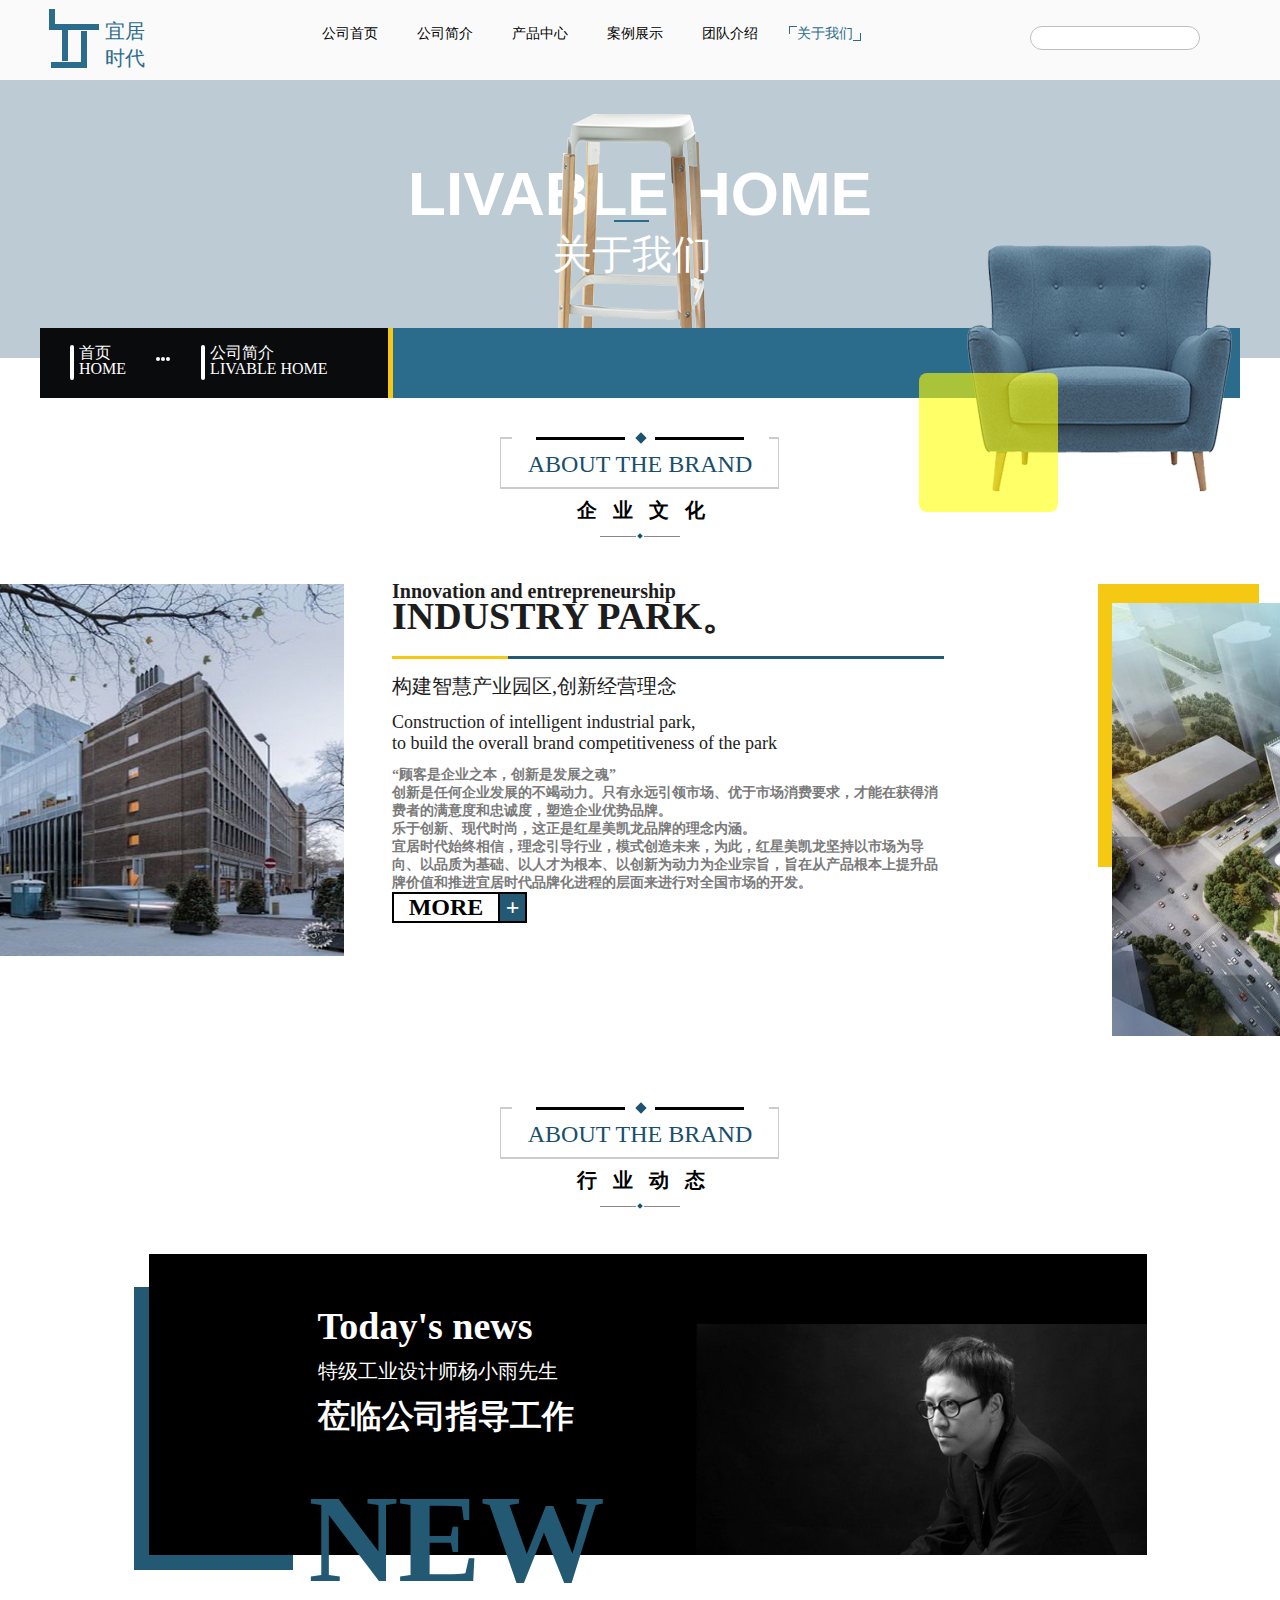
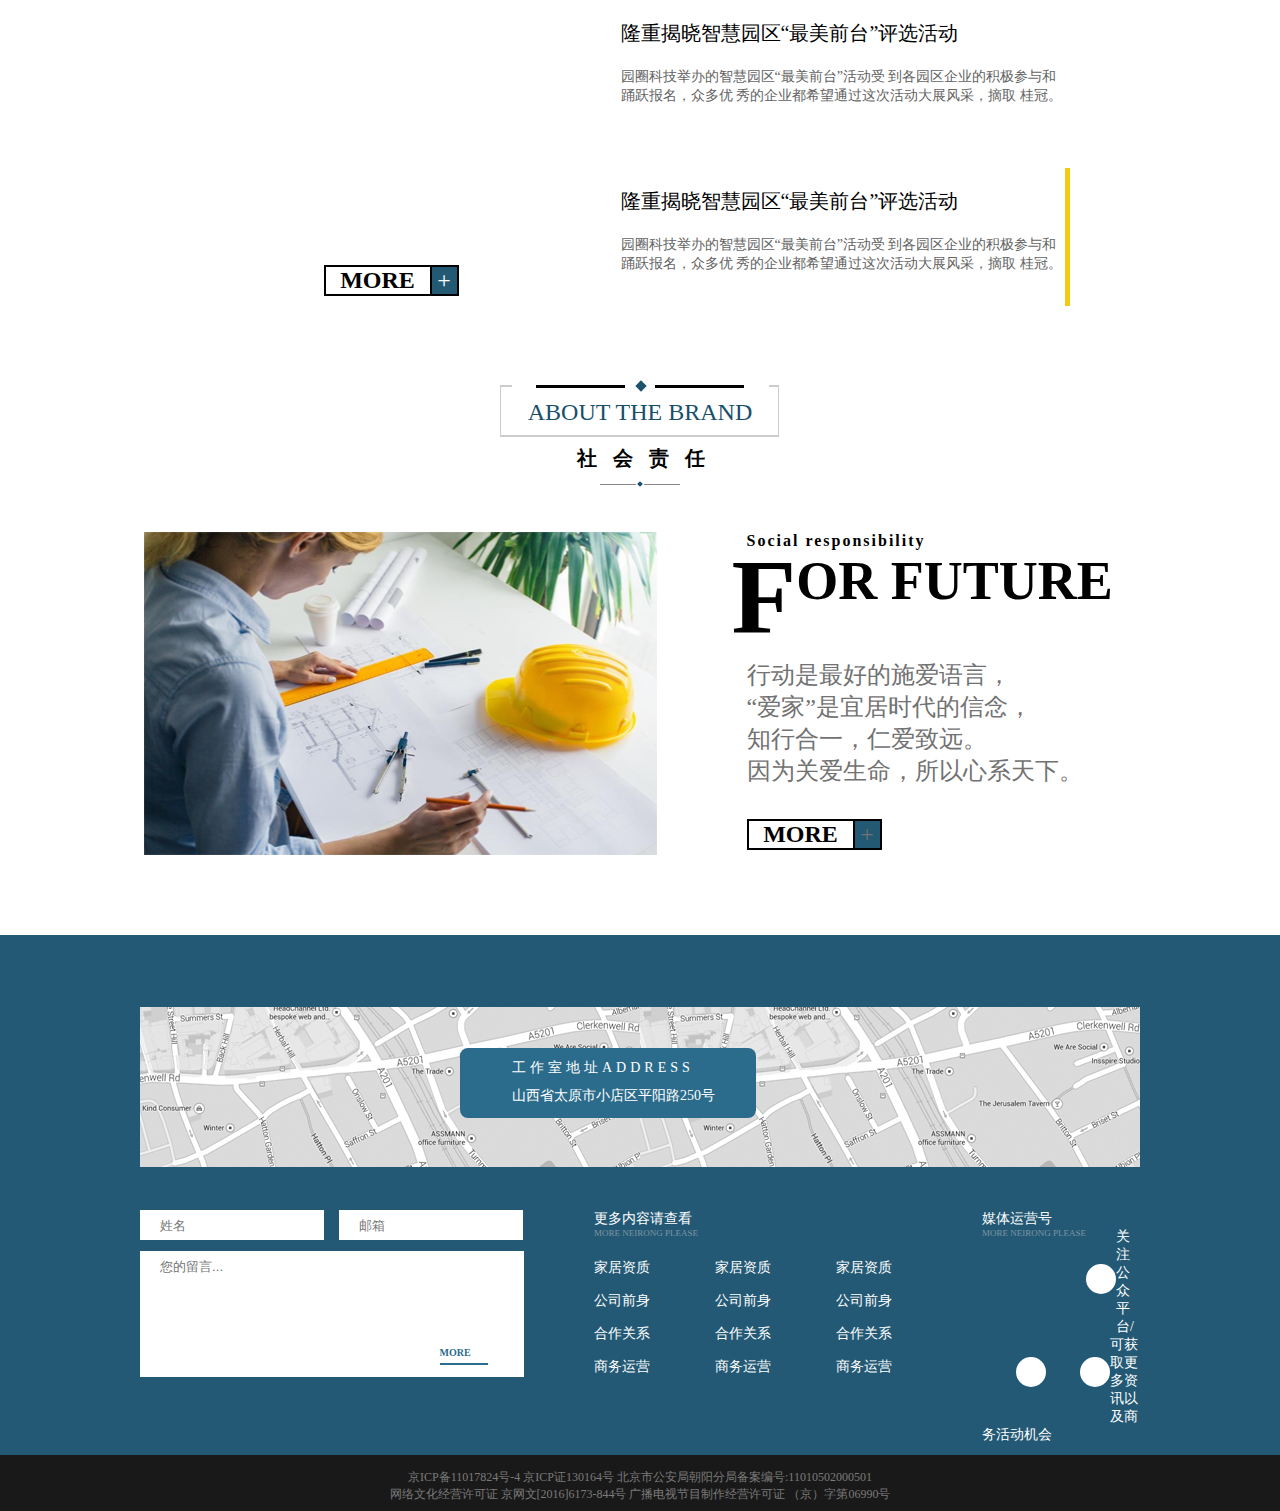
<file: guanyu.html>
<!DOCTYPE html>
<html lang="en">
<head>
	<meta charset="UTF-8">
	<title>关于我们</title>
	<link rel="stylesheet" href="css/public.css">
	<link rel="stylesheet" href="css/jianjie.css">
	<link rel="icon"  href="img/logo.png"  type="image/png" sizes="16x16"> 
	<link rel="stylesheet" href="css/guanyu.css">
</head>
<body>
	<!-- 顶部开始 -->
	<div class="head">
		<div class="head1">
			<div class="logo">
				<div class="line">
					<div class="line1"></div>
					<div class="line2"></div>
					<div class="line33">
						<div class="line3"></div>
						<div class="line3 line4"></div>
					</div>
					<div class="line5"></div>
				</div>
				<div class="logo_wenzi">
					宜居时代
				</div>
			</div>
			<div class="head1_wenzi">
				<a href="index.html">公司首页</a>
				<a href="jianjie.html">公司简介</a>
				<a href="chanpin.html">产品中心</a>
				<a href="anli.html">案例展示</a>
				<a href="tuandui.html">团队介绍</a>
				<a href="guanyu.html" id="head1_wenzi1">
					<div class="head1_wenzi_line"></div>
					关于我们
					<div class="line_right"></div>
				</a>
			</div>
			<div>
				<input type="text" class="search">
				<span>&#xe607;</span>
			</div>
		</div>
	</div>
	<!-- 顶部结束 -->
	<!-- banner开始 -->
	<div class="banner">
		<div class="banner_center">
			<p>LIVABLE HOME</p>
			<div class="dengzi">
				<img src="img/dengzi.png" alt="">
			</div>
			<div class="dengzi_line"></div>
			<span>关于我们</span>
		</div>
		<div class="shafa">
			<div class="shafa_left">
				<div class="shafa_left_center">
					<div class="tiaotiao"></div>
					<a href="index.html">首页
						<br><i>HOME</i>
					</a>
					<div class="sanyuan">
						<div class="sanyuan1"></div>
						<div class="sanyuan1"></div>
						<div class="sanyuan1"></div>
					</div>
					<div class="tiaotiao tiaotiao2"></div>
					<a href="index.html">公司简介
						<br><i>LIVABLE HOME</i>
					</a>
				</div>
			</div>
			<img src="img/shafa.png" alt="">
			<div class="sekuai"></div>
		</div>
	</div>
	<!-- banner结束 -->

	<!--企业文化开始 -->
	<div class="pinpai">
		<div class="pinpai2"></div>
		<div class="pinpai3"></div>
		<div class="pinpai_line"></div>
		<div class="pinpai_ling"></div>
		<div class="pinpai_line2"></div>
		<p>ABOUT THE BRAND</p>
		<span>企业文化</span>
		<div class="xiaoxian">
			<div class="pinpai_line3"></div>
			<div class="pinpai_ling2"></div>
			<div class="pinpai_line3"></div>
		</div>
	</div>
	<!-- 企业文化结束 -->

	<div class="qiye">
		<img src="img/g1.png" alt="" class="img_left">
		<div class="img_wenzi">
			<h1>Innovation and entrepreneurship </h1>
			<h2>INDUSTRY PARK。</h2>
			<div class="wenzi_line">
				<div class="wenzi_line1"></div>
				<div class="wenzi_line2"></div>
			</div>
			<h3>构建智慧产业园区,创新经营理念</h3>
			<h4>Construction of intelligent industrial park, <br>to build the overall brand competitiveness of the park</h4>
			<p>“顾客是企业之本，创新是发展之魂”<br>
				创新是任何企业发展的不竭动力。只有永远引领市场、优于市场消费要求，才能在获得消费者的满意度和忠诚度，塑造企业优势品牌。<br>
				乐于创新、现代时尚，这正是红星美凯龙品牌的理念内涵。<br>
				宜居时代始终相信，理念引导行业，模式创造未来，为此，红星美凯龙坚持以市场为导向、以品质为基础、以人才为根本、以创新为动力为企业宗旨，旨在从产品根本上提升品牌价值和推进宜居时代品牌化进程的层面来进行对全国市场的开发。</p>
				<div class="wenzi_jia">
					<span>MORE</span>
					<p>+</p>
				</div>
		</div>
		<div class="img_right">
			<div class="img_right1"></div>
			<img src="img/g2.png" alt="">
		</div>
	</div>

	<!-- 行业动态开始 -->
	<div class="pinpai">
		<div class="pinpai2"></div>
		<div class="pinpai3"></div>
		<div class="pinpai_line"></div>
		<div class="pinpai_ling"></div>
		<div class="pinpai_line2"></div>
		<p>ABOUT THE BRAND</p>
		<span>行业动态</span>
		<div class="xiaoxian">
			<div class="pinpai_line3"></div>
			<div class="pinpai_ling2"></div>
			<div class="pinpai_line3"></div>
		</div>
	</div>
	<!-- 行业动态结束 -->

	<div class="hydt">
		<div class="hydt1"></div>
		<div class="hydt2">
			<h1>Today's news</h1>
			<p>特级工业设计师杨小雨先生</p>
			<span>莅临公司指导工作</span>
			
			<img src="img/g3.png" alt="">
		</div>
		<h2>NEW</h2>
		<div class="huodo huodo2">
			<p>隆重揭晓智慧园区“最美前台”评选活动</p>
			<span>园圈科技举办的智慧园区“最美前台”活动受	到各园区企业的积极参与和踊跃报名，众多优	秀的企业都希望通过这次活动大展风采，摘取	桂冠。</span>
		</div>
		<div class="wenzi_jia wenzi_jia2">
					<p>+</p>
					<span>MORE</span>
		</div>
		<div class="huodo">
			<p>隆重揭晓智慧园区“最美前台”评选活动</p>
			<span>园圈科技举办的智慧园区“最美前台”活动受	到各园区企业的积极参与和踊跃报名，众多优	秀的企业都希望通过这次活动大展风采，摘取	桂冠。</span>
		</div>

	</div>

	<!-- 社会责任开始 -->
	<div class="pinpai">
		<div class="pinpai2"></div>
		<div class="pinpai3"></div>
		<div class="pinpai_line"></div>
		<div class="pinpai_ling"></div>
		<div class="pinpai_line2"></div>
		<p>ABOUT THE BRAND</p>
		<span>社会责任</span>
		<div class="xiaoxian">
			<div class="pinpai_line3"></div>
			<div class="pinpai_ling2"></div>
			<div class="pinpai_line3"></div>
		</div>
	</div>
	<!-- 社会责任结束 -->
	<!-- 社会责任内容开始 -->
	<div class="sh_content">
		<img src="img/g12.png" alt="">
		<div class="sh_content2">
			<h1>Social responsibility</h1>
			<h2>F</h2>
			<h3>OR FUTURE</h3>
			<div class="clear"></div>
			<p>行动是最好的施爱语言，<br> “爱家”是宜居时代的信念，<br> 知行合一，仁爱致远。<br> 因为关爱生命，所以心系天下。</p>
			<div class="wenzi_jia wenzi_jia2 wenzi_jia3">
					<p>+</p>
					<span>MORE</span>
			</div>
		</div>
	</div>
	<!-- 社会责任内容结束 -->
	<!-- 地图部分开始 -->
	<div class="ditu">
		<div class="ditu_center">
			<div class="ditu_img">
				<div class="ditu_img2">
					<p class="ditu_img3">&#xe676;</p>
					<div class="ditu_img_wwenzi">
						<p>工作室地址ADDRESS</p>
						<span>山西省太原市小店区平阳路250号</span>
					</div>
				</div>
			</div>
			<div class="dibu">
				<div class="luiyan">
					<input type="text" placeholder="姓名" class="luiyan1">
					<input type="text" placeholder="邮箱">
					<input type="text" placeholder="您的留言..." class="luiyan2">
					<div class="gd gd2">
						<span>&#xe640;</span>
						<p class="gd_more">MORE</p>
					</div>			
				</div>
				<div class="more_content">
					<p>更多内容请查看</p>
					<span>MORE NEIRONG PLEASE</span>
					<ul>
						<li>
							<p>家居资质</p>
							<p>公司前身</p>
							<p>合作关系</p>
							<p>商务运营</p>
						</li>
						<li class="more_content_li">
							<p>家居资质</p>
							<p>公司前身</p>
							<p>合作关系</p>
							<p>商务运营</p>
						</li>
						<li>
							<p>家居资质</p>
							<p>公司前身</p>
							<p>合作关系</p>
							<p>商务运营</p>
						</li>
					</ul>
				</div>
				<div class="meiti">
					<p>媒体运营号</p>
					<span>MORE NEIRONG PLEASE</span>
					<div class="icon_tu">
						<div class="icon_tu_yuan">
							<i>&#xe655;</i>
						</div>
						<div class="icon_tu_yuan icon_tu_yuan2">
							<i>&#xe62f;</i>
						</div>
						<div class="icon_tu_yuan">
							<i>&#xe623;</i>
						</div>
					</div>
					<p>关注公众平台/可获取更多资讯以及商务活动机会</p>
				</div>
			</div>
		</div>
	</div>
	<!-- 地图部分结束 -->
	<div class="clear"></div>
	<!-- 底部内容开始 -->
	<div class="footer">
		<p>京ICP备11017824号-4 京ICP证130164号 北京市公安局朝阳分局备案编号:11010502000501</p>
		<span>网络文化经营许可证 京网文[2016]6173-844号 广播电视节目制作经营许可证 （京）字第06990号</span>
	</div>
	<!-- 底部内容结束 -->
</body>
</html>
</file>
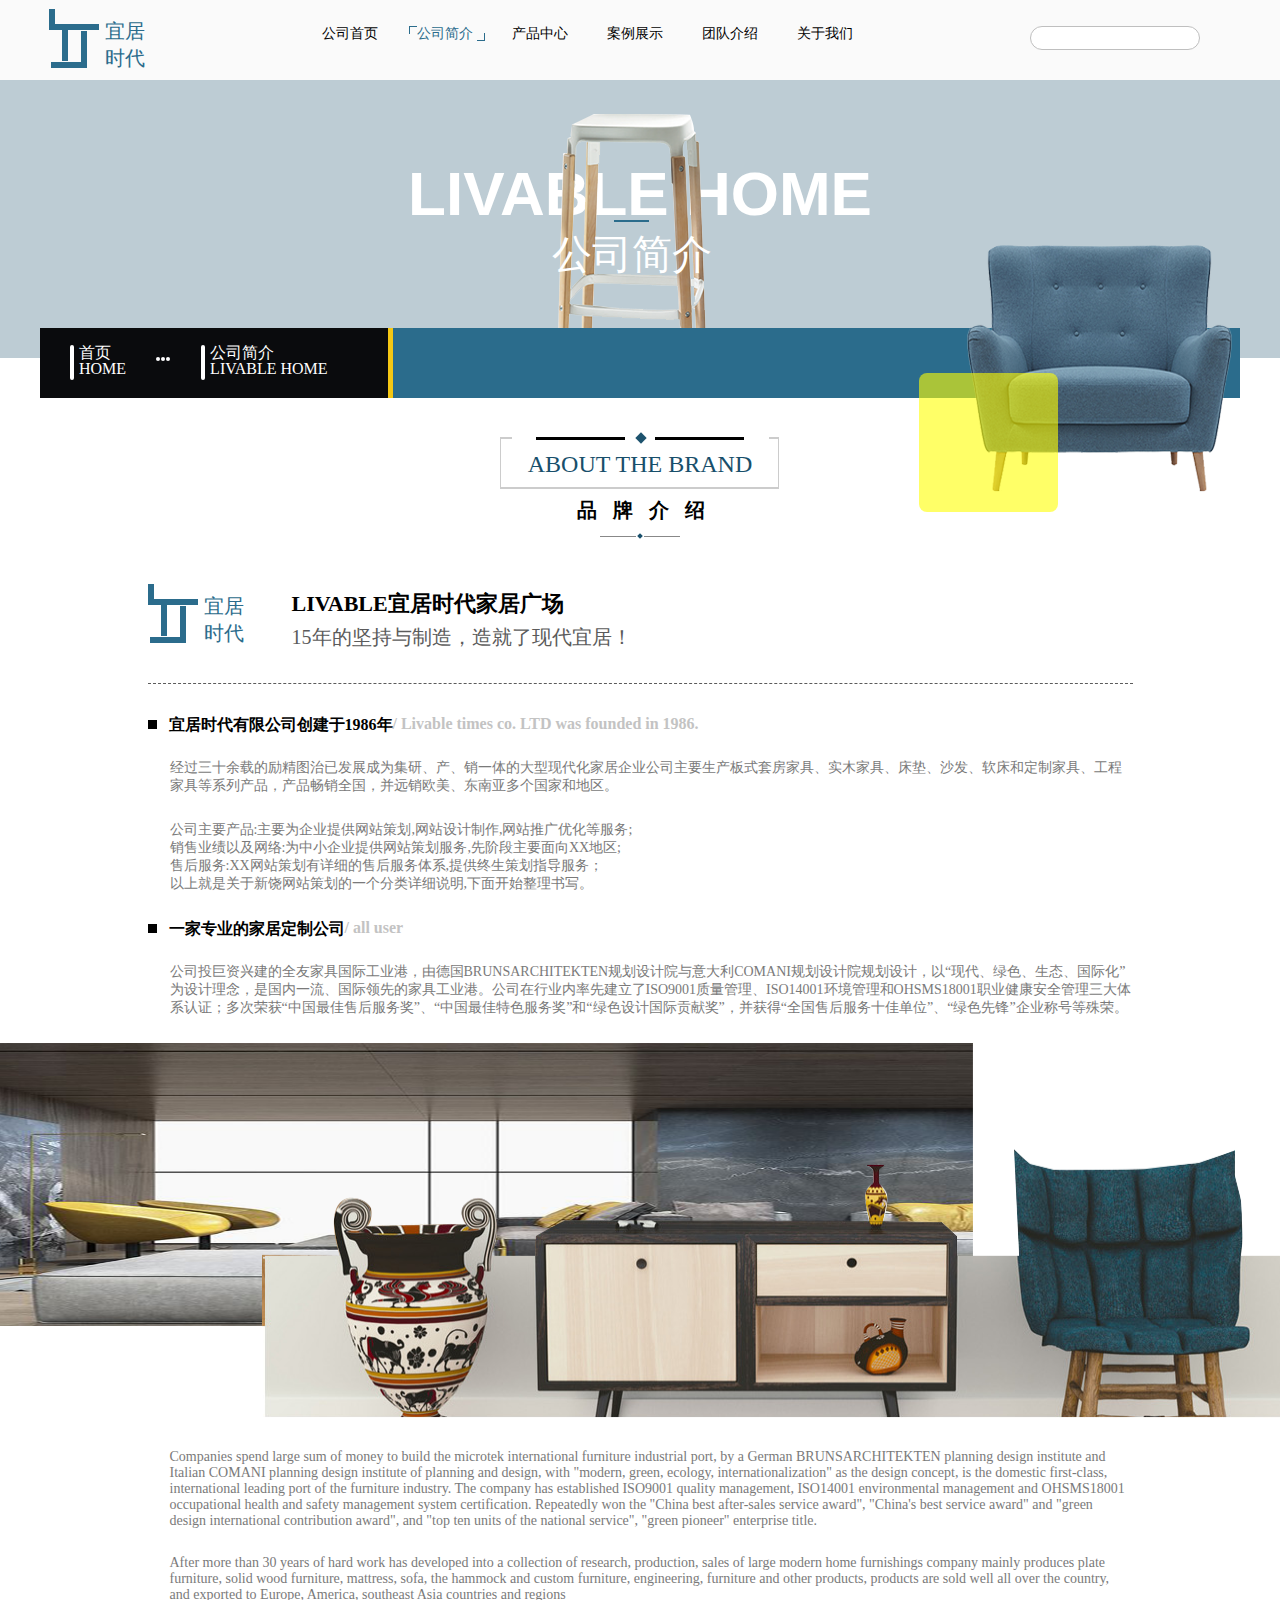
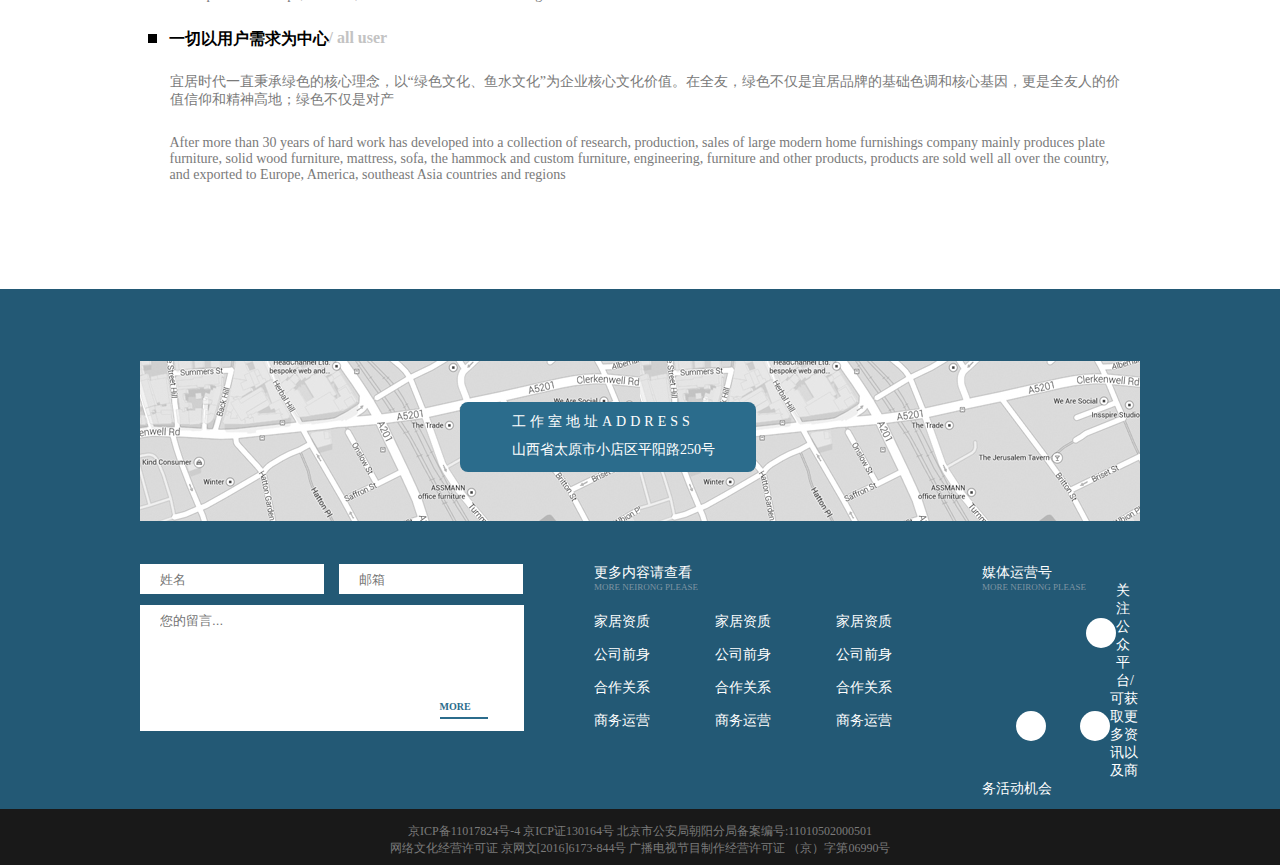
<file: jianjie.html>
<!DOCTYPE html>
<html lang="en">
<head>
	<meta charset="UTF-8">
	<title>公司简介</title>
	<link rel="stylesheet" href="css/public.css">
	<link rel="stylesheet" href="css/jianjie.css">
	<link rel="icon"  href="img/logo.png"  type="image/png" sizes="16x16"> 
</head>
<body>
	<!-- 顶部开始 -->
	<div class="head">
		<div class="head1">
			<div class="logo">
				<div class="line">
					<div class="line1"></div>
					<div class="line2"></div>
					<div class="line33">
						<div class="line3"></div>
						<div class="line3 line4"></div>
					</div>
					<div class="line5"></div>
				</div>
				<div class="logo_wenzi">
					宜居时代
				</div>
			</div>
			<div class="head1_wenzi">
				<a href="index.html">公司首页</a>
				<a href="jianjie.html" id="head1_wenzi1">
					<div class="head1_wenzi_line"></div>
						公司简介
					<div class="line_right"></div>
				</a>
				<a href="chanpin.html">产品中心</a>
				<a href="anli.html">案例展示</a>
				<a href="tuandui.html">团队介绍</a>
				<a href="guanyu.html">关于我们</a>
			</div>
			<div>
				<input type="text" class="search">
				<span>&#xe607;</span>
			</div>
		</div>
	</div>
	<!-- 顶部结束 -->
	<!-- banner开始 -->
	<div class="banner">
		<div class="banner_center">
			<p>LIVABLE HOME</p>
			<div class="dengzi">
				<img src="img/dengzi.png" alt="">
			</div>
			<div class="dengzi_line"></div>
			<span>公司简介</span>
		</div>
		<div class="shafa">
			<div class="shafa_left">
				<div class="shafa_left_center">
					<div class="tiaotiao"></div>
					<a href="index.html">首页
						<br><i>HOME</i>
					</a>
					<div class="sanyuan">
						<div class="sanyuan1"></div>
						<div class="sanyuan1"></div>
						<div class="sanyuan1"></div>
					</div>
					<div class="tiaotiao tiaotiao2"></div>
					<a href="index.html">公司简介
						<br><i>LIVABLE HOME</i>
					</a>
				</div>
			</div>
			<img src="img/shafa.png" alt="">
			<div class="sekuai"></div>
		</div>
	</div>
	<!-- banner结束 -->

	<!-- 品牌介绍开始 -->
	<div class="pinpai">
		<div class="pinpai2"></div>
		<div class="pinpai3"></div>
		<div class="pinpai_line"></div>
		<div class="pinpai_ling"></div>
		<div class="pinpai_line2"></div>
		<p>ABOUT THE BRAND</p>
		<span>品牌介绍</span>
		<div class="xiaoxian">
			<div class="pinpai_line3"></div>
			<div class="pinpai_ling2"></div>
			<div class="pinpai_line3"></div>
		</div>
	</div>
	<!-- 品牌介绍结束 -->

	<!-- 内容部分开始 -->
	<main class="content">
		<div class="content_title">
			<div class="logo logo2">
				<div class="line">
					<div class="line1"></div>
					<div class="line2"></div>
					<div class="line33">
						<div class="line3"></div>
						<div class="line3 line4"></div>
					</div>
					<div class="line5"></div>
				</div>
				<div class="logo_wenzi">
					宜居时代
				</div>
			</div>
			<div class="content_title2">
				<p>LIVABLE宜居时代家居广场</p>
				<span>15年的坚持与制造，造就了现代宜居！</span>
			</div>
		</div>
		<div class="content2">
			<div>
				<div class="zfx"></div>
				<h1>宜居时代有限公司创建于1986年</h1>
				<h2>  /  Livable times co. LTD was founded in 1986.</h2>
				<p>经过三十余载的励精图治已发展成为集研、产、销一体的大型现代化家居企业公司主要生产板式套房家具、实木家具、床垫、沙发、软床和定制家具、工程家具等系列产品，产品畅销全国，并远销欧美、东南亚多个国家和地区。 </p>


				<p> 公司主要产品:主要为企业提供网站策划,网站设计制作,网站推广优化等服务;<br>
				销售业绩以及网络:为中小企业提供网站策划服务,先阶段主要面向XX地区;<br>
				售后服务:XX网站策划有详细的售后服务体系,提供终生策划指导服务；<br>
				以上就是关于新饶网站策划的一个分类详细说明,下面开始整理书写。</p>
			</div>
			<div>
				<div class="zfx"></div>
				<h1>一家专业的家居定制公司</h1>
				<h2>   /  all user</h2>
				<p>公司投巨资兴建的全友家具国际工业港，由德国BRUNSARCHITEKTEN规划设计院与意大利COMANI规划设计院规划设计，以“现代、绿色、生态、国际化”为设计理念，是国内一流、国际领先的家具工业港。公司在行业内率先建立了ISO9001质量管理、ISO14001环境管理和OHSMS18001职业健康安全管理三大体系认证；多次荣获“中国最佳售后服务奖”、“中国最佳特色服务奖”和“绿色设计国际贡献奖”，并获得“全国售后服务十佳单位”、“绿色先锋”企业称号等殊荣。</p>	
			</div>
		</div>
	</main>
	<div class="tu">
			<img src="img/tu1.png" alt="" class="tu1">
			<img src="img/tu2.png" alt="" class="tu2">
	</div>
	<div class="clear"></div>
	<main class="content2">
		<div>
			<p>Companies spend large sum of money to build the microtek international furniture industrial port, by a German BRUNSARCHITEKTEN planning design institute and Italian COMANI planning design institute of planning and design, with "modern, green, ecology, internationalization" as the design concept, is the domestic first-class, international leading port of the furniture industry. The company has established ISO9001 quality management, ISO14001 environmental management and OHSMS18001 occupational health and safety management system certification. Repeatedly won the "China best after-sales service award", "China's best service award" and "green design international contribution award", and "top ten units of the national service", "green pioneer" enterprise title.</p>
			<p>After more than 30 years of hard work has developed into a collection of research, production, sales of large modern home furnishings company mainly produces plate furniture, solid wood furniture, mattress, sofa, the hammock and custom furniture, engineering, furniture and other products, products are sold well all over the country, and exported to Europe, America, southeast Asia countries and regions</p>
			<div class="zfx"></div>
			<h1>一切以用户需求为中心</h1>
			<h2>  /  all user</h2>
			<p>宜居时代一直秉承绿色的核心理念，以“绿色文化、鱼水文化”为企业核心文化价值。在全友，绿色不仅是宜居品牌的基础色调和核心基因，更是全友人的价值信仰和精神高地；绿色不仅是对产</p>


			<p> After more than 30 years of hard work has developed into a collection of research, production, sales of large modern home furnishings company mainly produces plate furniture, solid wood furniture, mattress, sofa, the hammock and custom furniture, engineering, furniture and other products, products are sold well all over the country, and exported to Europe, America, southeast Asia countries and regions</p>
			</div>
	</main>
	<!-- 内容部分结束 -->

	<!-- 地图部分开始 -->
	<div class="ditu">
		<div class="ditu_center">
			<div class="ditu_img">
				<div class="ditu_img2">
					<p class="ditu_img3">&#xe676;</p>
					<div class="ditu_img_wwenzi">
					<p>工作室地址ADDRESS</p>
					<span>山西省太原市小店区平阳路250号</span>
					</div>
				</div>
			</div>
			<div class="dibu">
				<div class="luiyan">
					<input type="text" placeholder="姓名" class="luiyan1">
					<input type="text" placeholder="邮箱">
					<input type="text" placeholder="您的留言..." class="luiyan2">
					<div class="gd gd2">
						<span>&#xe640;</span>
						<p class="gd_more">MORE</p>
					</div>			
				</div>
				<div class="more_content">
					<p>更多内容请查看</p>
					<span>MORE NEIRONG PLEASE</span>
					<ul>
						<li>
							<p>家居资质</p>
							<p>公司前身</p>
							<p>合作关系</p>
							<p>商务运营</p>
						</li>
						<li class="more_content_li">
							<p>家居资质</p>
							<p>公司前身</p>
							<p>合作关系</p>
							<p>商务运营</p>
						</li>
						<li>
							<p>家居资质</p>
							<p>公司前身</p>
							<p>合作关系</p>
							<p>商务运营</p>
						</li>
					</ul>
				</div>
				<div class="meiti">
					<p>媒体运营号</p>
					<span>MORE NEIRONG PLEASE</span>
					<div class="icon_tu">
						<div class="icon_tu_yuan">
							<i>&#xe655;</i>
						</div>
						<div class="icon_tu_yuan icon_tu_yuan2">
							<i>&#xe62f;</i>
						</div>
						<div class="icon_tu_yuan">
							<i>&#xe623;</i>
						</div>
					</div>
					<p>关注公众平台/可获取更多资讯以及商务活动机会</p>
				</div>
			</div>
		</div>
	</div>
	<!-- 地图部分结束 -->
	<div class="clear"></div>
	<!-- 底部内容开始 -->
	<div class="footer">
			<p>京ICP备11017824号-4 京ICP证130164号 北京市公安局朝阳分局备案编号:11010502000501</p>
			<span>网络文化经营许可证 京网文[2016]6173-844号 广播电视节目制作经营许可证 （京）字第06990号</span>
	</div>
	<!-- 底部内容结束 -->
</body>
</html>
</file>
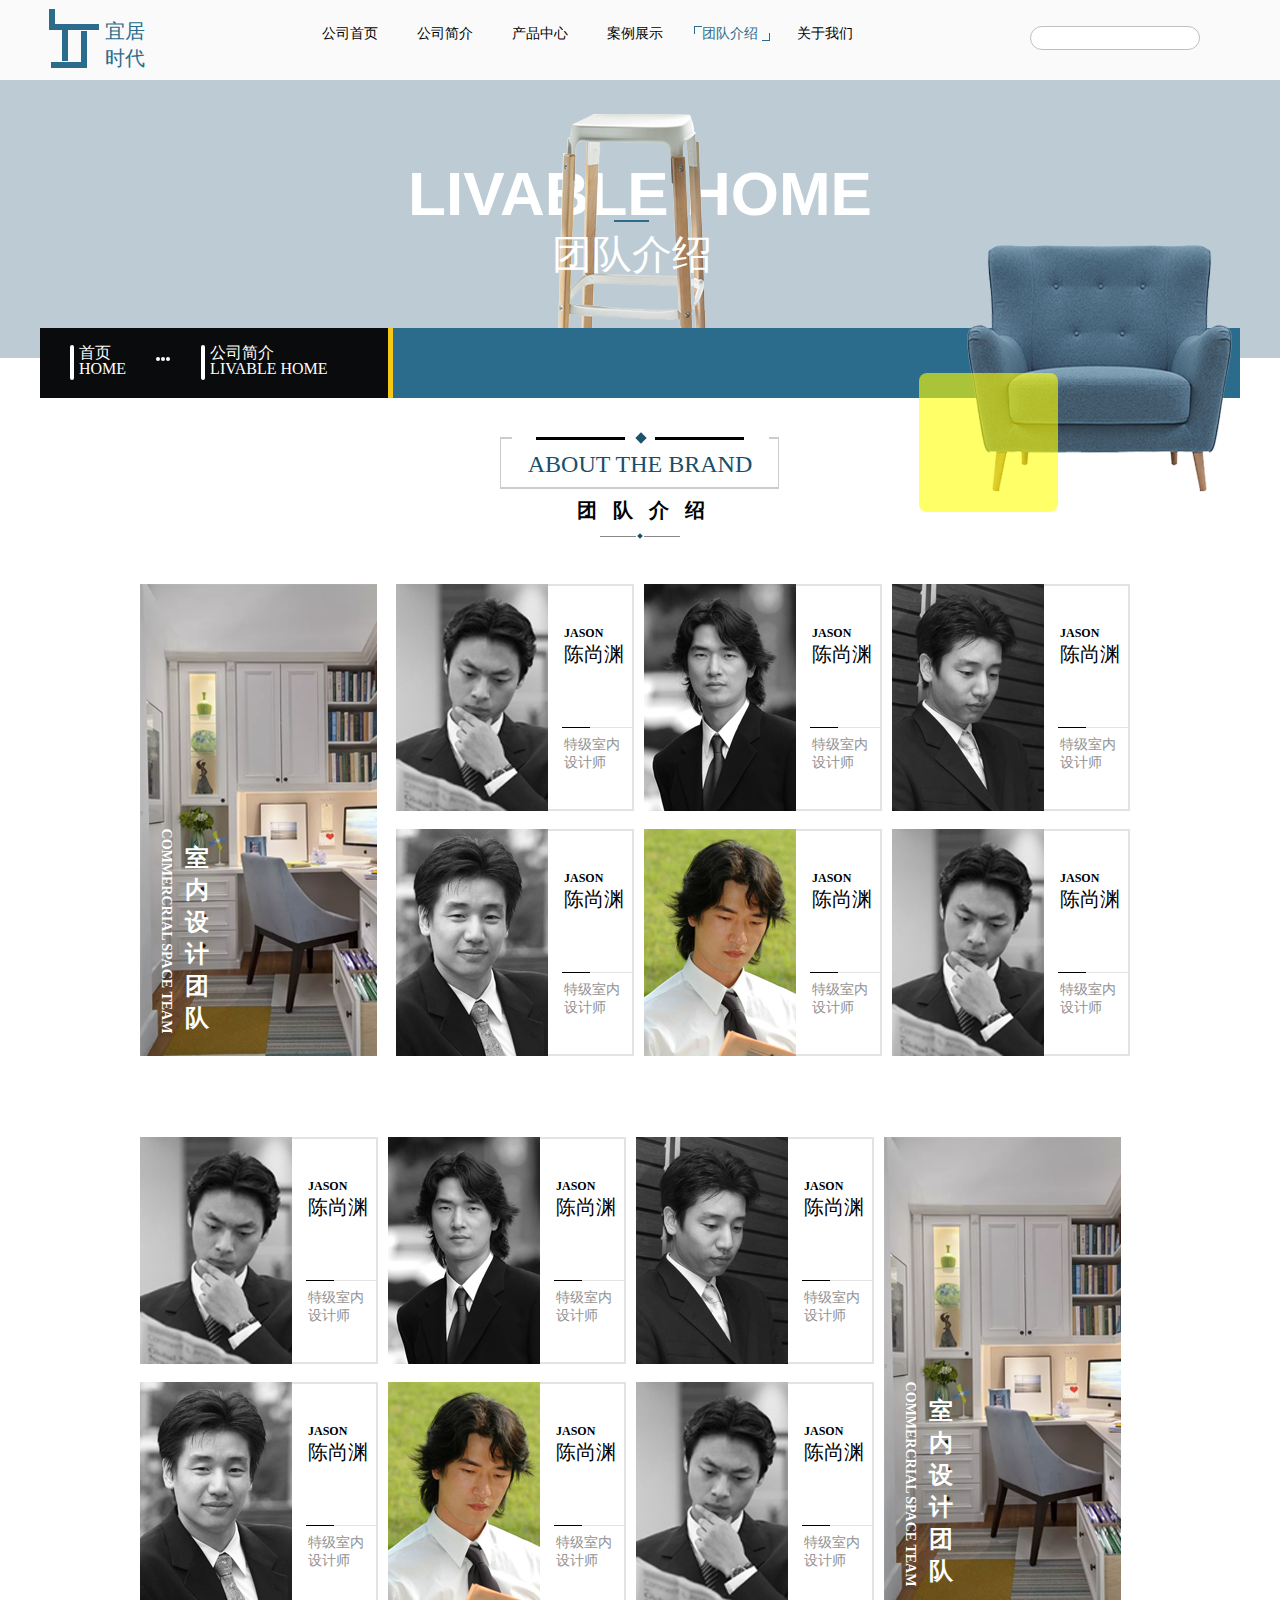
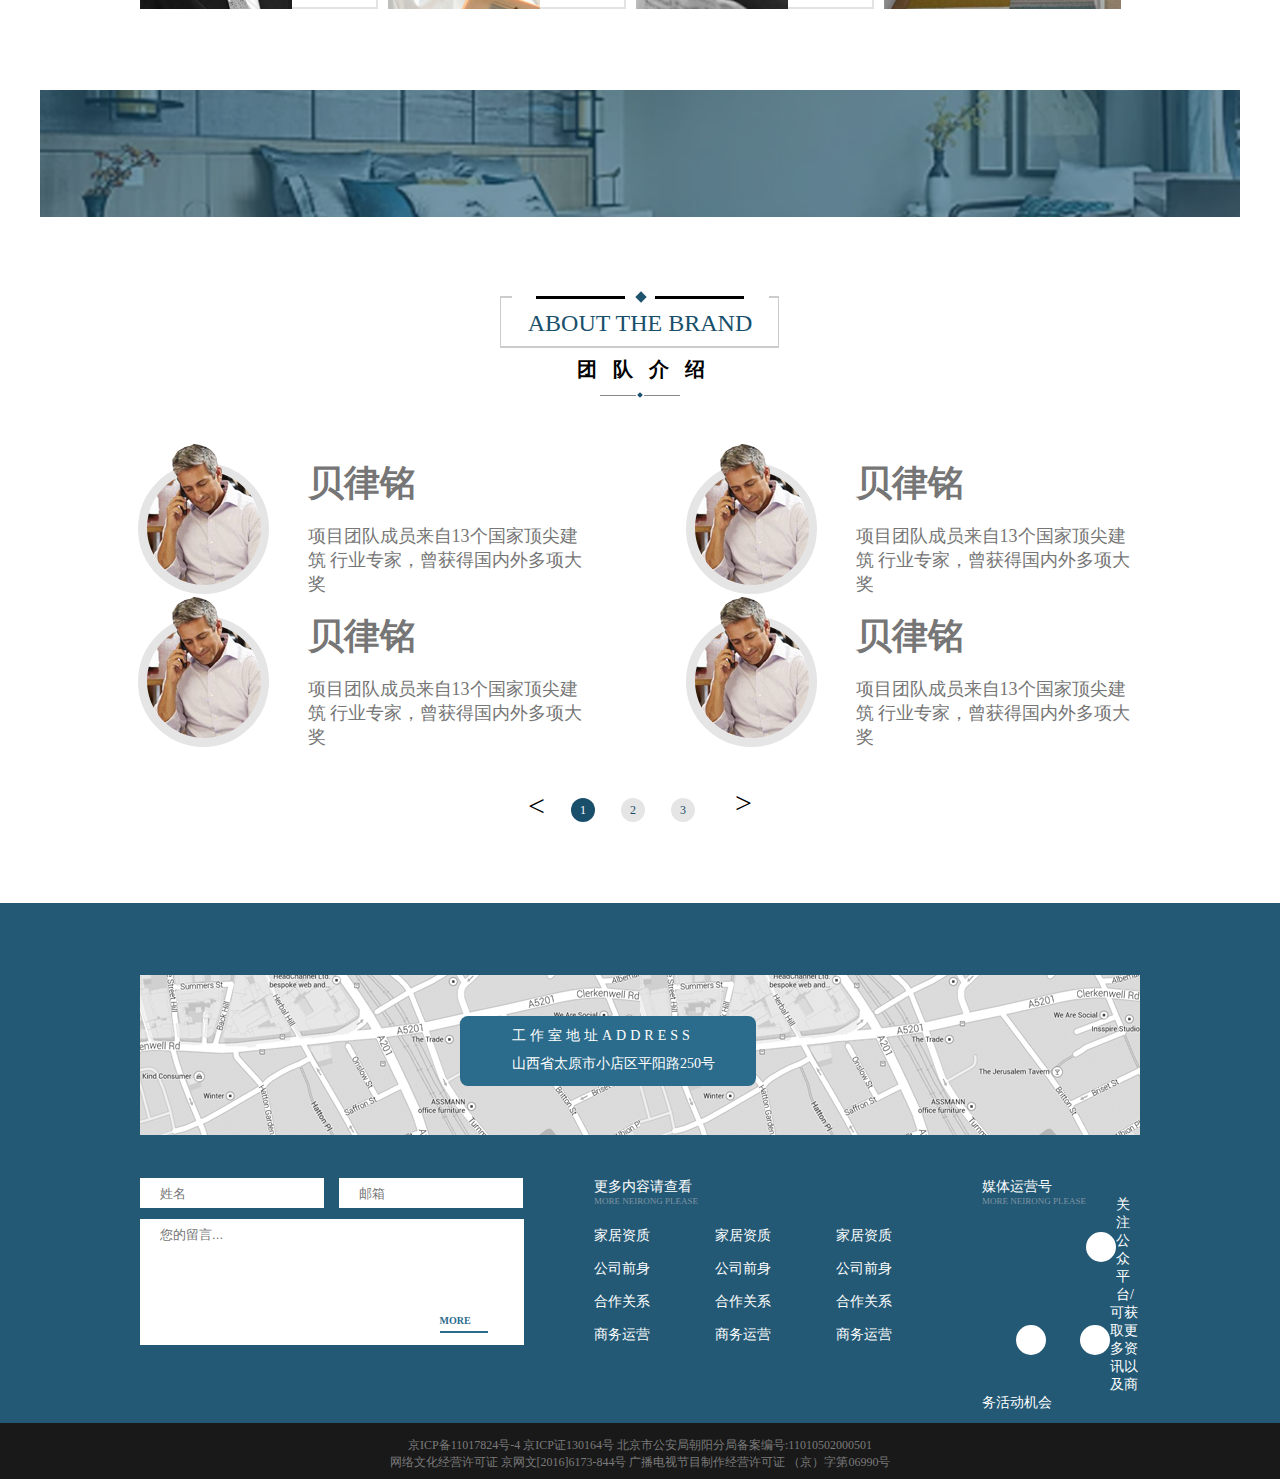
<file: tuandui.html>
<!DOCTYPE html>
<html lang="en">
<head>
	<meta charset="UTF-8">
	<title>团队介绍</title>
	<link rel="stylesheet" href="css/public.css">
	<link rel="stylesheet" href="css/jianjie.css">
	<link rel="stylesheet" href="css/chanpin.css">
	<link rel="stylesheet" href="css/tuandui.css">
	<link rel="icon"  href="img/logo.png"  type="image/png" sizes="16x16"> 
</head>
<body>
	<!-- 顶部开始 -->
	<div class="head">
		<div class="head1">
			<div class="logo">
				<div class="line">
					<div class="line1"></div>
					<div class="line2"></div>
					<div class="line33">
						<div class="line3"></div>
						<div class="line3 line4"></div>
					</div>
					<div class="line5"></div>
				</div>
				<div class="logo_wenzi">
					宜居时代
				</div>
			</div>
			<div class="head1_wenzi">
				<a href="index.html">公司首页</a>
				<a href="jianjie.html">公司简介</a>
				<a href="chanpin.html">产品中心</a>
				<a href="anli.html">案例展示</a>
				<a href="tuandui.html" id="head1_wenzi1">
					<div class="head1_wenzi_line"></div>
					团队介绍
					<div class="line_right"></div>
				</a>
				<a href="guanyu.html">关于我们</a>
			</div>
			<div>
				<input type="text" class="search">
				<span>&#xe607;</span>
			</div>
		</div>
	</div>
	<!-- 顶部结束 -->
	<!-- banner开始 -->
	<div class="banner">
		<div class="banner_center">
			<p>LIVABLE HOME</p>
			<div class="dengzi">
				<img src="img/dengzi.png" alt="">
			</div>
			<div class="dengzi_line"></div>
			<span>团队介绍</span>
		</div>
		<div class="shafa">
			<div class="shafa_left">
				<div class="shafa_left_center">
					<div class="tiaotiao"></div>
					<a href="index.html">首页
						<br><i>HOME</i>
					</a>
					<div class="sanyuan">
						<div class="sanyuan1"></div>
						<div class="sanyuan1"></div>
						<div class="sanyuan1"></div>
					</div>
					<div class="tiaotiao tiaotiao2"></div>
					<a href="index.html">公司简介
						<br><i>LIVABLE HOME</i>
					</a>
				</div>
			</div>
			<img src="img/shafa.png" alt="">
			<div class="sekuai"></div>
		</div>
	</div>
	<!-- banner结束 -->

	<!-- 品牌介绍开始 -->
	<div class="pinpai">
		<div class="pinpai2"></div>
		<div class="pinpai3"></div>
		<div class="pinpai_line"></div>
		<div class="pinpai_ling"></div>
		<div class="pinpai_line2"></div>
		<p>ABOUT THE BRAND</p>
		<span>团队介绍</span>
		<div class="xiaoxian">
			<div class="pinpai_line3"></div>
			<div class="pinpai_ling2"></div>
			<div class="pinpai_line3"></div>
		</div>
	</div>
	<!-- 品牌介绍结束 -->

	<!-- 团队介绍开始 -->
	<div class="tuandui">
		<div class="tuandui_left">
			<p>COMMERCRIAL SPACE TEAM</p>
			<span>室<br>内<br>设<br>计<br>团<br>队</span>
		</div>
		<ul>
			<li>
				<img src="img/t2.png" alt="">
				<div class="tuandui_right">
					<div class="tr_wenzi1">
						<h1>JASON</h1>
						<h2>陈尚渊</h2>
					</div>
					<div class="l_line"></div>
					<div class="s_line"></div>
					<div class="tr_wenzi2">特级室内 设计师</div>
				</div>
			</li>
			<li>
				<img src="img/t3.png" alt="">
				<div class="tuandui_right">
					<div class="tr_wenzi1">
						<h1>JASON</h1>
						<h2>陈尚渊</h2>
					</div>
					<div class="l_line"></div>
					<div class="s_line"></div>
					<div class="tr_wenzi2">特级室内 设计师</div>
				</div>
			</li>
			<li>
				<img src="img/t4.png" alt="">
				<div class="tuandui_right">
					<div class="tr_wenzi1">
						<h1>JASON</h1>
						<h2>陈尚渊</h2>
					</div>
					<div class="l_line"></div>
					<div class="s_line"></div>
					<div class="tr_wenzi2">特级室内 设计师</div>
				</div>
			</li>
		</ul>
		<ul class="top_jianju">
			<li>
				<img src="img/t5.png" alt="">
				<div class="tuandui_right">
					<div class="tr_wenzi1">
						<h1>JASON</h1>
						<h2>陈尚渊</h2>
					</div>
					<div class="l_line"></div>
					<div class="s_line"></div>
					<div class="tr_wenzi2">特级室内 设计师</div>
				</div>
			</li>
			<li>
				<img src="img/t6.png" alt="">
				<div class="tuandui_right">
					<div class="tr_wenzi1">
						<h1>JASON</h1>
						<h2>陈尚渊</h2>
					</div>
					<div class="l_line"></div>
					<div class="s_line"></div>
					<div class="tr_wenzi2">特级室内 设计师</div>
				</div>
			</li>
			<li>
				<img src="img/t7.png" alt="">
				<div class="tuandui_right">
					<div class="tr_wenzi1">
						<h1>JASON</h1>
						<h2>陈尚渊</h2>
					</div>
					<div class="l_line"></div>
					<div class="s_line"></div>
					<div class="tr_wenzi2">特级室内 设计师</div>
				</div>
			</li>
		</ul>
	</div>

	<div class="tuandui tuandui2">
		<ul>
			<li>
				<img src="img/t2.png" alt="">
				<div class="tuandui_right">
					<div class="tr_wenzi1">
						<h1>JASON</h1>
						<h2>陈尚渊</h2>
					</div>
					<div class="l_line"></div>
					<div class="s_line"></div>
					<div class="tr_wenzi2">特级室内 设计师</div>
				</div>
			</li>
			<li>
				<img src="img/t3.png" alt="">
				<div class="tuandui_right">
					<div class="tr_wenzi1">
						<h1>JASON</h1>
						<h2>陈尚渊</h2>
					</div>
					<div class="l_line"></div>
					<div class="s_line"></div>
					<div class="tr_wenzi2">特级室内 设计师</div>
				</div>
			</li>
			<li>
				<img src="img/t4.png" alt="">
				<div class="tuandui_right">
					<div class="tr_wenzi1">
						<h1>JASON</h1>
						<h2>陈尚渊</h2>
					</div>
					<div class="l_line"></div>
					<div class="s_line"></div>
					<div class="tr_wenzi2">特级室内 设计师</div>
				</div>
			</li>
		</ul>
		<ul class="top_jianju">
			<li>
				<img src="img/t5.png" alt="">
				<div class="tuandui_right">
					<div class="tr_wenzi1">
						<h1>JASON</h1>
						<h2>陈尚渊</h2>
					</div>
					<div class="l_line"></div>
					<div class="s_line"></div>
					<div class="tr_wenzi2">特级室内 设计师</div>
				</div>
			</li>
			<li>
				<img src="img/t6.png" alt="">
				<div class="tuandui_right">
					<div class="tr_wenzi1">
						<h1>JASON</h1>
						<h2>陈尚渊</h2>
					</div>
					<div class="l_line"></div>
					<div class="s_line"></div>
					<div class="tr_wenzi2">特级室内 设计师</div>
				</div>
			</li>
			<li>
				<img src="img/t7.png" alt="">
				<div class="tuandui_right">
					<div class="tr_wenzi1">
						<h1>JASON</h1>
						<h2>陈尚渊</h2>
					</div>
					<div class="l_line"></div>
					<div class="s_line"></div>
					<div class="tr_wenzi2">特级室内 设计师</div>
				</div>
			</li>
		</ul>
		<div class="tuandui_left tuandui_left2">
			<p>COMMERCRIAL SPACE TEAM</p>
			<span>室<br>内<br>设<br>计<br>团<br>队</span>
		</div>
	</div>
	<!-- 团队介绍结束 -->
	
	<!-- 中间图片开始 -->
	<div class="zj">
		<div class="zj_img"></div>
	</div>
	<!-- 中间图片结束 -->

	<!-- 品牌介绍开始 -->
	<div class="pinpai">
		<div class="pinpai2"></div>
		<div class="pinpai3"></div>
		<div class="pinpai_line"></div>
		<div class="pinpai_ling"></div>
		<div class="pinpai_line2"></div>
		<p>ABOUT THE BRAND</p>
		<span>团队介绍</span>
		<div class="xiaoxian">
			<div class="pinpai_line3"></div>
			<div class="pinpai_ling2"></div>
			<div class="pinpai_line3"></div>
		</div>
	</div>
	<!-- 品牌介绍结束 -->

	<!-- 人物详情开始 -->
	<div class="rw_xiang">
		<div class="tuandui_inner">
			<ul>
				<li>
				<div class="rw_xiang_tx">
					<img src="img/tx.png" alt="">
				</div>
				<h1>贝律铭</h1>
				<p>项目团队成员来自13个国家顶尖建筑 行业专家，曾获得国内外多项大奖</p>
			</li>
				<li id="rw_xiang2">
				<div class="rw_xiang_tx">
					<img src="img/tx.png" alt="">
				</div>
				<h1>贝律铭</h1>
				<p>项目团队成员来自13个国家顶尖建筑 行业专家，曾获得国内外多项大奖</p>
			</li>
				<li>
				<div class="rw_xiang_tx">
					<img src="img/tx.png" alt="">
				</div>
				<h1>贝律铭</h1>
				<p>项目团队成员来自13个国家顶尖建筑 行业专家，曾获得国内外多项大奖</p>
			</li>
				<li id="rw_xiang2">
				<div class="rw_xiang_tx">
					<img src="img/tx.png" alt="">
				</div>
				<h1>贝律铭</h1>
				<p>项目团队成员来自13个国家顶尖建筑 行业专家，曾获得国内外多项大奖</p>
			</li>
			</ul>
			<ul>
				<li>
					<div class="rw_xiang_tx">
						<img src="img/tx.png" alt="">
					</div>
					<h1>撒贝宁</h1>
					<p>项目团队成员来自13个国家顶尖建筑 行业专家，曾获得国内外多项大奖</p>
				</li>
				<li id="rw_xiang2">
					<div class="rw_xiang_tx">
						<img src="img/tx.png" alt="">
					</div>
					<h1>撒贝宁</h1>
					<p>项目团队成员来自13个国家顶尖建筑 行业专家，曾获得国内外多项大奖</p>
				</li>
				<li>
					<div class="rw_xiang_tx">
						<img src="img/tx.png" alt="">
					</div>
					<h1>撒贝宁</h1>
					<p>项目团队成员来自13个国家顶尖建筑 行业专家，曾获得国内外多项大奖</p>
				</li>
				<li id="rw_xiang2">
					<div class="rw_xiang_tx">
						<img src="img/tx.png" alt="">
					</div>
					<h1>撒贝宁</h1>
					<p>项目团队成员来自13个国家顶尖建筑 行业专家，曾获得国内外多项大奖</p>
				</li>
			</ul>
			<ul>
				<li>
					<div class="rw_xiang_tx">
						<img src="img/tx.png" alt="">
					</div>
					<h1>习近平</h1>
					<p>项目团队成员来自13个国家顶尖建筑 行业专家，曾获得国内外多项大奖</p>
				</li>
				<li id="rw_xiang2">
					<div class="rw_xiang_tx">
						<img src="img/tx.png" alt="">
					</div>
					<h1>习近平</h1>
					<p>项目团队成员来自13个国家顶尖建筑 行业专家，曾获得国内外多项大奖</p>
				</li>
				<li>
					<div class="rw_xiang_tx">
						<img src="img/tx.png" alt="">
					</div>
					<h1>习近平</h1>
					<p>项目团队成员来自13个国家顶尖建筑 行业专家，曾获得国内外多项大奖</p>
				</li>
				<li id="rw_xiang2">
					<div class="rw_xiang_tx">
						<img src="img/tx.png" alt="">
					</div>
					<h1>习近平</h1>
					<p>项目团队成员来自13个国家顶尖建筑 行业专家，曾获得国内外多项大奖</p>
				</li>
			</ul>
		</div>
	</div>
	<!-- 人物详情结束 -->

	<div class="clear"></div>
	<!-- 序列开始 -->
	<div class="xulie">
		<p class="xulie_left">&lt;</p>
		<div class="xulie_yuan active">
			1
		</div>
		<div class="xulie_yuan">
			2
		</div>
		<div class="xulie_yuan">
			3
		</div>
		<p class="xulie_right">&gt;</p>
	</div>
	<!-- 序列结束 -->

	<!-- 地图部分开始 -->
	<div class="ditu">
		<div class="ditu_center">
			<div class="ditu_img">
				<div class="ditu_img2">
					<p class="ditu_img3">&#xe676;</p>
					<div class="ditu_img_wwenzi">
						<p>工作室地址ADDRESS</p>
						<span>山西省太原市小店区平阳路250号</span>
					</div>
				</div>
			</div>
			<div class="dibu">
				<div class="luiyan">
					<input type="text" placeholder="姓名" class="luiyan1">
					<input type="text" placeholder="邮箱">
					<input type="text" placeholder="您的留言..." class="luiyan2">
					<div class="gd gd2">
						<span>&#xe640;</span>
						<p class="gd_more">MORE</p>
					</div>			
				</div>
				<div class="more_content">
					<p>更多内容请查看</p>
					<span>MORE NEIRONG PLEASE</span>
					<ul>
						<li>
							<p>家居资质</p>
							<p>公司前身</p>
							<p>合作关系</p>
							<p>商务运营</p>
						</li>
						<li class="more_content_li">
							<p>家居资质</p>
							<p>公司前身</p>
							<p>合作关系</p>
							<p>商务运营</p>
						</li>
						<li>
							<p>家居资质</p>
							<p>公司前身</p>
							<p>合作关系</p>
							<p>商务运营</p>
						</li>
					</ul>
				</div>
				<div class="meiti">
					<p>媒体运营号</p>
					<span>MORE NEIRONG PLEASE</span>
					<div class="icon_tu">
						<div class="icon_tu_yuan">
							<i>&#xe655;</i>
						</div>
						<div class="icon_tu_yuan icon_tu_yuan2">
							<i>&#xe62f;</i>
						</div>
						<div class="icon_tu_yuan">
							<i>&#xe623;</i>
						</div>
					</div>
					<p>关注公众平台/可获取更多资讯以及商务活动机会</p>
				</div>
			</div>
		</div>
	</div>
	<!-- 地图部分结束 -->
	<div class="clear"></div>
	<!-- 底部内容开始 -->
	<div class="footer">
		<p>京ICP备11017824号-4 京ICP证130164号 北京市公安局朝阳分局备案编号:11010502000501</p>
		<span>网络文化经营许可证 京网文[2016]6173-844号 广播电视节目制作经营许可证 （京）字第06990号</span>
	</div>
	<!-- 底部内容结束 -->

	<script src="js/jquery-3.3.1.js"></script>
	<script src="js/index.js"></script>
</body>
</html>
</file>
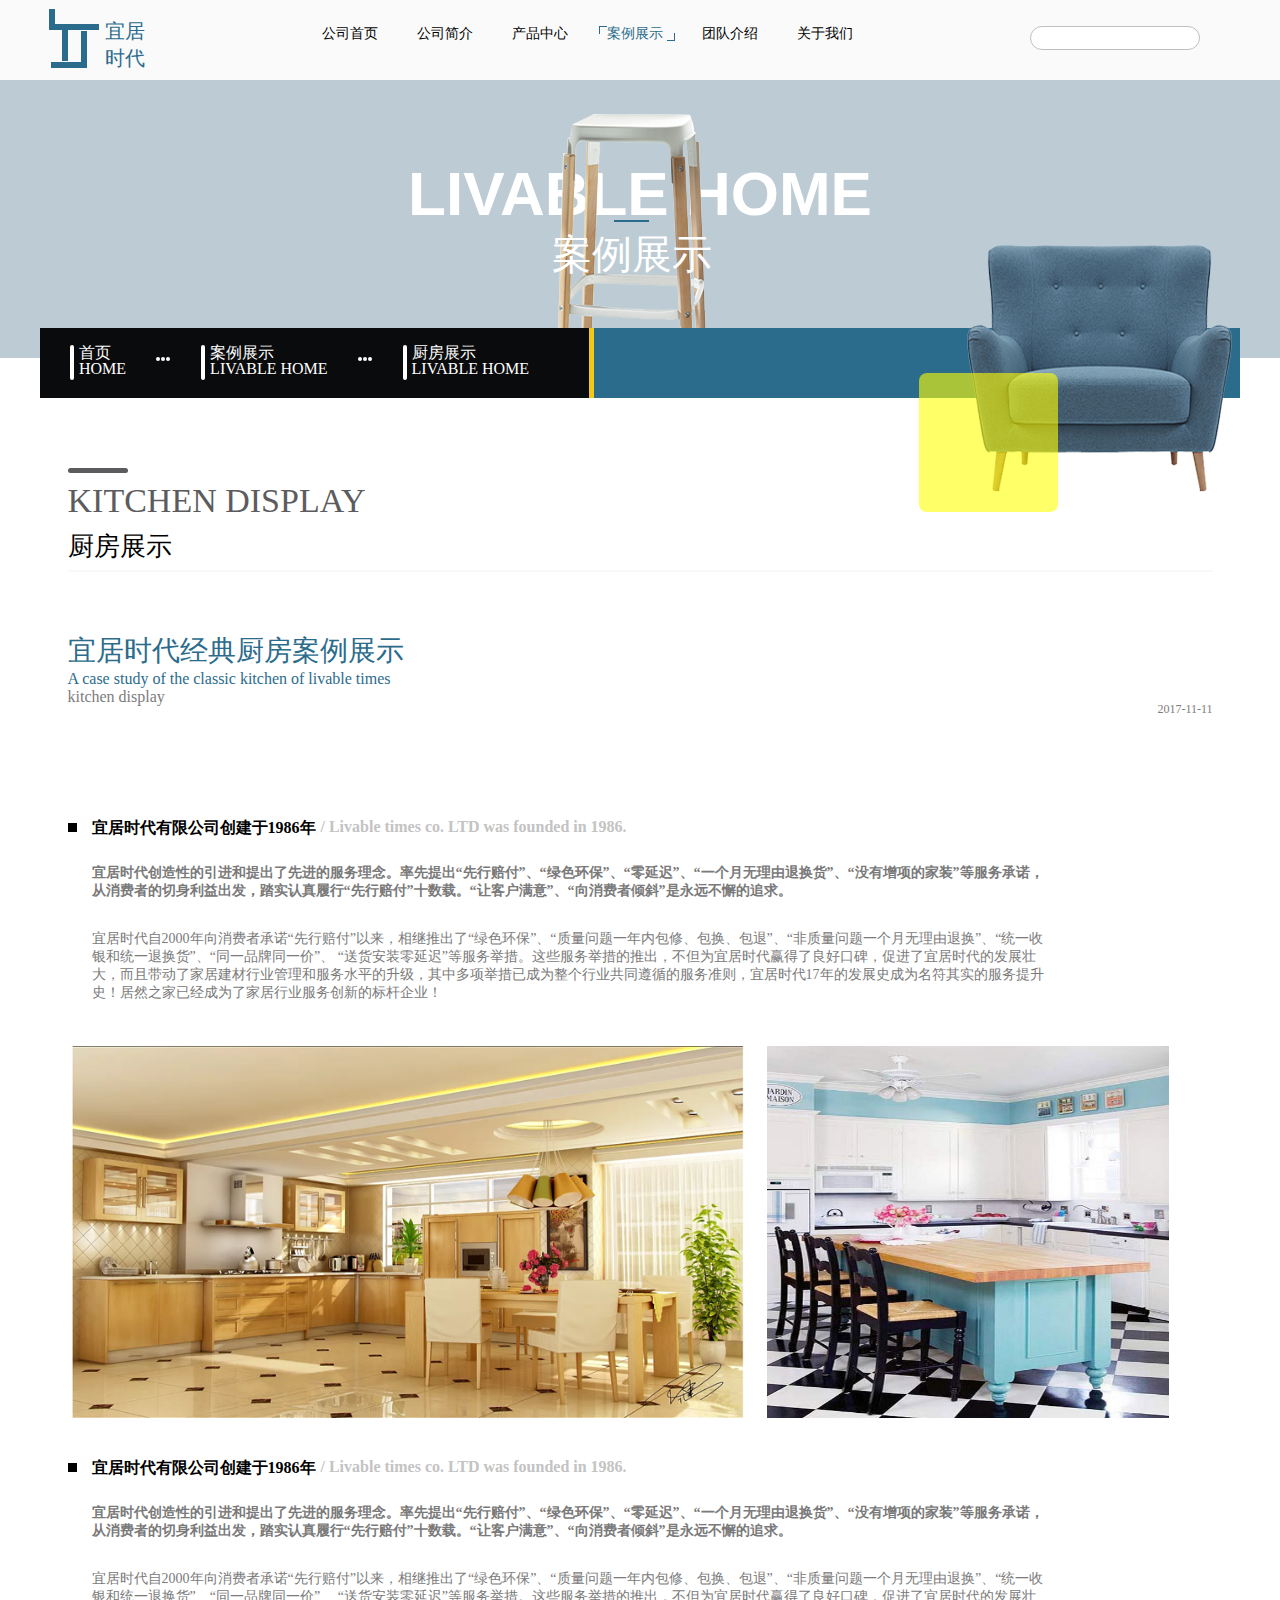
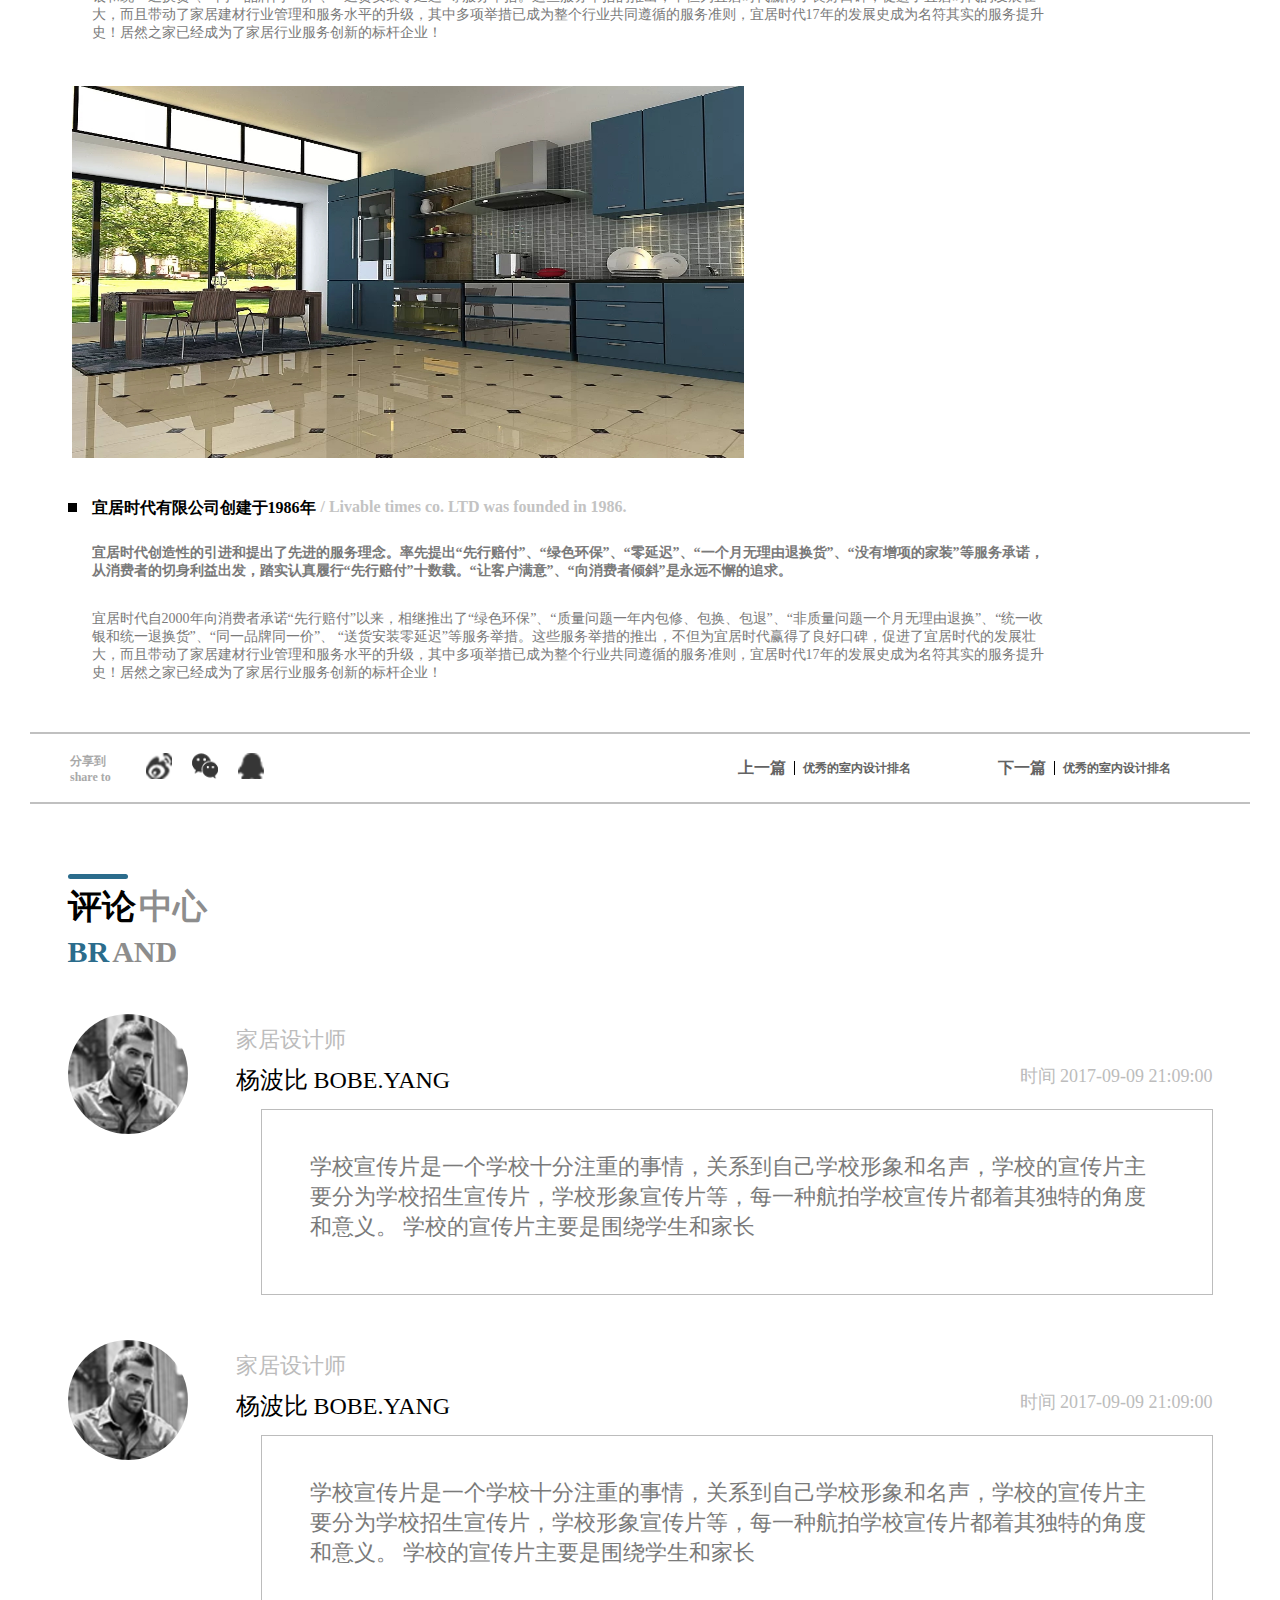
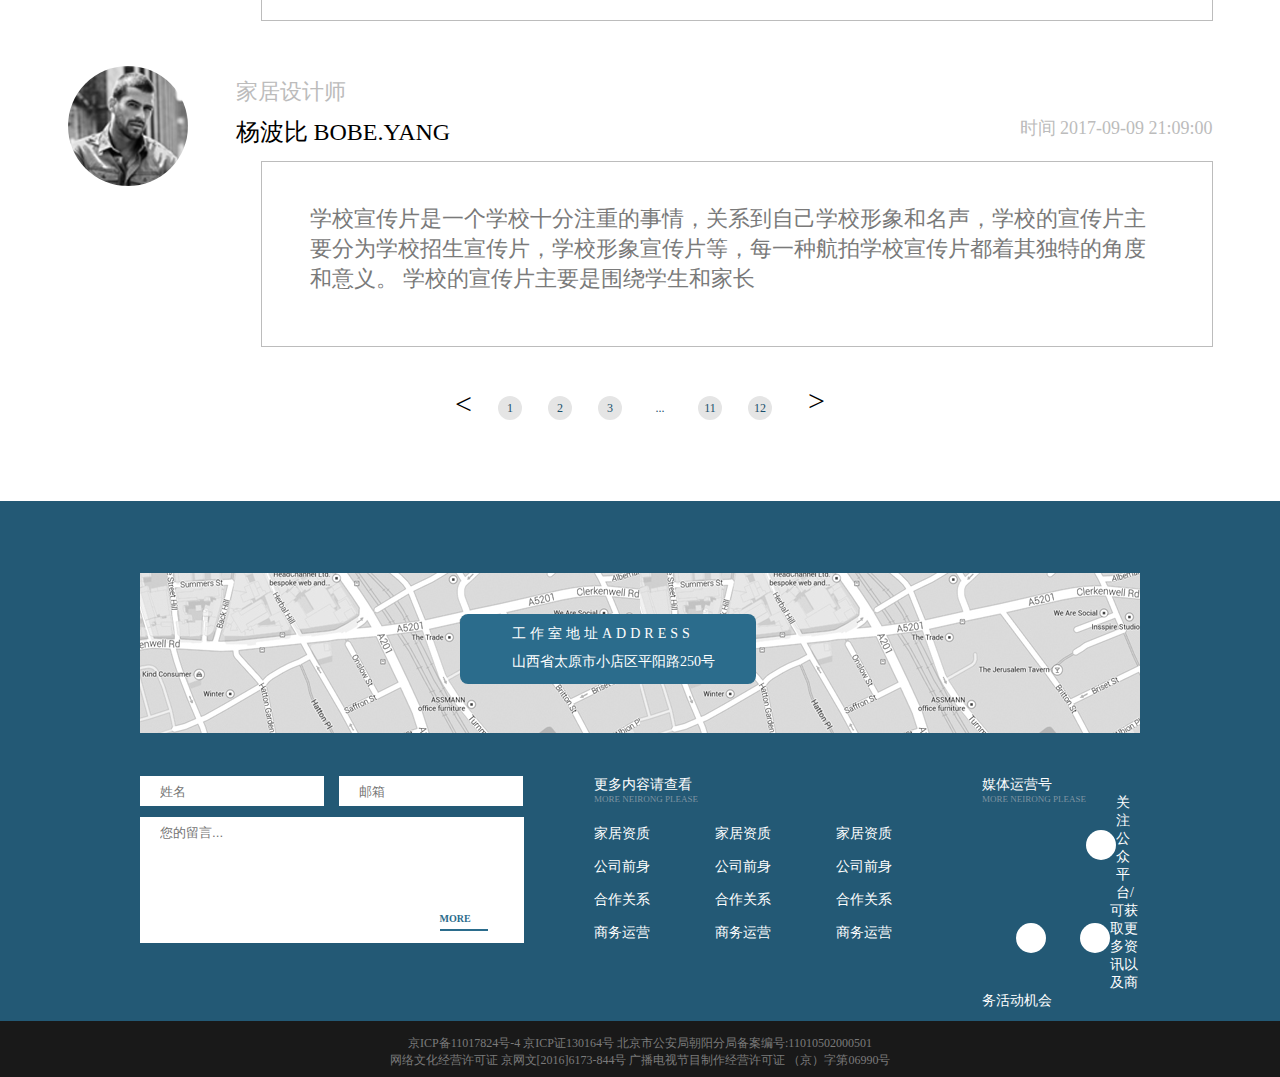
<file: wenzhang.html>
<!DOCTYPE html>
<html lang="en">
<head>
	<meta charset="UTF-8">
	<title>厨房展示</title>
	<link rel="stylesheet" href="css/public.css">
	<link rel="stylesheet" href="css/jianjie.css">
	<link rel="stylesheet" href="css/chanpin.css">
	<link rel="stylesheet" href="css/wenzhang.css">
	<link rel="icon"  href="img/logo.png"  type="image/png" sizes="16x16"> 
</head>
<body>
	<!-- 顶部开始 -->
	<div class="head">
		<div class="head1">
			<div class="logo">
				<div class="line">
					<div class="line1"></div>
					<div class="line2"></div>
					<div class="line33">
						<div class="line3"></div>
						<div class="line3 line4"></div>
					</div>
					<div class="line5"></div>
				</div>
				<div class="logo_wenzi">
					宜居时代
				</div>
			</div>
			<div class="head1_wenzi">
				<a href="index.html">公司首页</a>
				<a href="jianjie.html">公司简介</a>
				<a href="chanpin.html">产品中心</a>
				<a href="anli.html" id="head1_wenzi1">
					<div class="head1_wenzi_line"></div>
					案例展示
					<div class="line_right"></div>
				</a>
				<a href="tuandui.html">团队介绍</a>
				<a href="guanyu.html">关于我们</a>
			</div>
			<div>
				<input type="text" class="search">
				<span>&#xe607;</span>
			</div>
		</div>
	</div>
	<!-- 顶部结束 -->
	<!-- banner开始 -->
	<div class="banner">
		<div class="banner_center">
			<p>LIVABLE HOME</p>
			<div class="dengzi">
				<img src="img/dengzi.png" alt="">
			</div>
			<div class="dengzi_line"></div>
			<span>案例展示</span>
		</div>
		<div class="shafa">
			<div class="shafa_left">
				<div class="shafa_left_center">
					<div class="tiaotiao"></div>
					<a href="index.html">首页
						<br><i>HOME</i>
					</a>
					<div class="sanyuan">
						<div class="sanyuan1"></div>
						<div class="sanyuan1"></div>
						<div class="sanyuan1"></div>
					</div>
					<div class="tiaotiao tiaotiao2"></div>
					<a href="anli.html">案例展示
						<br><i>LIVABLE HOME</i>
					</a>
					<div class="sanyuan">
						<div class="sanyuan1"></div>
						<div class="sanyuan1"></div>
						<div class="sanyuan1"></div>
					</div>
					<div class="tiaotiao tiaotiao2"></div>
					<a href="">厨房展示
						<br><i>LIVABLE HOME</i>
					</a>
				</div>
			</div>
			<img src="img/shafa.png" alt="">
			<div class="sekuai"></div>
		</div>
	</div>
	<!-- banner结束 -->
	<div class="clear"></div>

	<!-- 内容开始 -->
	<section id="content">
		<div class="zhanshi">
			<div class="zhanshi_gang"></div>
			<h1>KITCHEN DISPLAY</h1>
			<h2>厨房展示</h2>
		</div>
		<div class="anli1">
			<h1>宜居时代经典厨房案例展示</h1>
			<h2>A case study of the classic kitchen of livable times</h2>
			<h3>kitchen display</h3>
			<div class="time">
				<h4>2017-11-11</h4>
			</div>
		</div>
		<div class="company">
			<div class="company_content">
				<div class="company_top">
					<div class="company_top_dian"></div>
					<h1>宜居时代有限公司创建于1986年</h1>
					<h2>/  Livable times co. LTD was founded in 1986.</h2>
				</div>
				<span>宜居时代创造性的引进和提出了先进的服务理念。率先提出“先行赔付”、“绿色环保”、“零延迟”、“一个月无理由退换货”、“没有增项的家装”等服务承诺，从消费者的切身利益出发，踏实认真履行“先行赔付”十数载。“让客户满意”、“向消费者倾斜”是永远不懈的追求。</span>
				<p>宜居时代自2000年向消费者承诺“先行赔付”以来，相继推出了“绿色环保”、“质量问题一年内包修、包换、包退”、“非质量问题一个月无理由退换”、“统一收银和统一退换货”、“同一品牌同一价”、 “送货安装零延迟”等服务举措。这些服务举措的推出，不但为宜居时代赢得了良好口碑，促进了宜居时代的发展壮大，而且带动了家居建材行业管理和服务水平的升级，其中多项举措已成为整个行业共同遵循的服务准则，宜居时代17年的发展史成为名符其实的服务提升史！居然之家已经成为了家居行业服务创新的标杆企业！</p>
			</div>
			<div class="company_img">
				<img src="img/wenzhang1.png" alt="" class="company_img1">
				<img src="img/wenzhang2.jpg" alt="" class="company_img2">
			</div>
			<div class="company_content">
				<div class="company_top">
					<div class="company_top_dian"></div>
					<h1>宜居时代有限公司创建于1986年</h1>
					<h2>/  Livable times co. LTD was founded in 1986.</h2>
				</div>
				<span>宜居时代创造性的引进和提出了先进的服务理念。率先提出“先行赔付”、“绿色环保”、“零延迟”、“一个月无理由退换货”、“没有增项的家装”等服务承诺，从消费者的切身利益出发，踏实认真履行“先行赔付”十数载。“让客户满意”、“向消费者倾斜”是永远不懈的追求。</span>
				<p>宜居时代自2000年向消费者承诺“先行赔付”以来，相继推出了“绿色环保”、“质量问题一年内包修、包换、包退”、“非质量问题一个月无理由退换”、“统一收银和统一退换货”、“同一品牌同一价”、 “送货安装零延迟”等服务举措。这些服务举措的推出，不但为宜居时代赢得了良好口碑，促进了宜居时代的发展壮大，而且带动了家居建材行业管理和服务水平的升级，其中多项举措已成为整个行业共同遵循的服务准则，宜居时代17年的发展史成为名符其实的服务提升史！居然之家已经成为了家居行业服务创新的标杆企业！</p>
			</div>
			<div class="company_img">
				<img src="img/wenzhang3.jpg" alt="" class="company_img1">
			</div>
			<div class="company_content">
				<div class="company_top">
					<div class="company_top_dian"></div>
					<h1>宜居时代有限公司创建于1986年</h1>
					<h2>/  Livable times co. LTD was founded in 1986.</h2>
				</div>
				<span>宜居时代创造性的引进和提出了先进的服务理念。率先提出“先行赔付”、“绿色环保”、“零延迟”、“一个月无理由退换货”、“没有增项的家装”等服务承诺，从消费者的切身利益出发，踏实认真履行“先行赔付”十数载。“让客户满意”、“向消费者倾斜”是永远不懈的追求。</span>
				<p>宜居时代自2000年向消费者承诺“先行赔付”以来，相继推出了“绿色环保”、“质量问题一年内包修、包换、包退”、“非质量问题一个月无理由退换”、“统一收银和统一退换货”、“同一品牌同一价”、 “送货安装零延迟”等服务举措。这些服务举措的推出，不但为宜居时代赢得了良好口碑，促进了宜居时代的发展壮大，而且带动了家居建材行业管理和服务水平的升级，其中多项举措已成为整个行业共同遵循的服务准则，宜居时代17年的发展史成为名符其实的服务提升史！居然之家已经成为了家居行业服务创新的标杆企业！</p>
			</div>
		</div>
		<div class="fenxiang">
			<div class="fenxiang_left">
				<h1>分享到<br>share to</h1>
				<img src="img/weibo.png" alt="">
				<img src="img/weixin.png" alt="">
				<img src="img/qq.png" alt="">
			</div>
			<div class="fenxiang_right1">
				<h1>下一篇 </h1>
				<div class="fenxiang_gang"></div>
				<h2>优秀的室内设计排名</h2>
			</div>
			<div class="fenxiang_right1">
				<h1>上一篇 </h1>
				<div class="fenxiang_gang"></div>
				<h2>优秀的室内设计排名</h2>
			</div>
		</div>
		<div class="pinglun">
			<div class="pinglun_gang"></div>
			<div class="zhongwen">
				<h1>评论</h1>
				<h2>中心</h2>
			</div>
			<div class="yingwen">
				<h1>BR</h1>
				<h2>AND</h2>
			</div>
			<div class="pinglun_item">
				<div class="img_box">
					<img src="img/pinglun.png" alt="">
				</div>
				<h1>家居设计师</h1>
				<h2>杨波比 BOBE.YANG</h2>
				<h3>时间 2017-09-09 21:09:00</h3>
				<div class="punlun_wenzi">
					<p>学校宣传片是一个学校十分注重的事情，关系到自己学校形象和名声，学校的宣传片主要分为学校招生宣传片，学校形象宣传片等，每一种航拍学校宣传片都着其独特的角度和意义。 学校的宣传片主要是围绕学生和家长</p>
				</div>
			</div>
			<div class="pinglun_item">
				<div class="img_box">
					<img src="img/pinglun.png" alt="">
				</div>
				<h1>家居设计师</h1>
				<h2>杨波比 BOBE.YANG</h2>
				<h3>时间 2017-09-09 21:09:00</h3>
				<div class="punlun_wenzi">
					<p>学校宣传片是一个学校十分注重的事情，关系到自己学校形象和名声，学校的宣传片主要分为学校招生宣传片，学校形象宣传片等，每一种航拍学校宣传片都着其独特的角度和意义。 学校的宣传片主要是围绕学生和家长</p>
				</div>
			</div>
			<div class="pinglun_item">
				<div class="img_box">
					<img src="img/pinglun.png" alt="">
				</div>
				<h1>家居设计师</h1>
				<h2>杨波比 BOBE.YANG</h2>
				<h3>时间 2017-09-09 21:09:00</h3>
				<div class="punlun_wenzi">
					<p>学校宣传片是一个学校十分注重的事情，关系到自己学校形象和名声，学校的宣传片主要分为学校招生宣传片，学校形象宣传片等，每一种航拍学校宣传片都着其独特的角度和意义。 学校的宣传片主要是围绕学生和家长</p>
				</div>
			</div>
		</div>
	</section>
	<!-- 内容结束 -->

	<div class="xulie">
		<p class="xulie_left">&lt;</p>
		<div class="xulie_yuan">
			1
		</div>
		<div class="xulie_yuan">
			2
		</div>
		<div class="xulie_yuan">
			3
		</div>
		<div class="xulie_yuan xulie_yuan1">
			...
		</div>
		<div class="xulie_yuan">
			11
		</div>
		<div class="xulie_yuan">
			12
		</div>
		<p class="xulie_right">&gt;</p>
	</div>
	<!-- 地图部分开始 -->
	<div class="ditu">
		<div class="ditu_center">
			<div class="ditu_img">
				<div class="ditu_img2">
					<p class="ditu_img3">&#xe676;</p>
					<div class="ditu_img_wwenzi">
						<p>工作室地址ADDRESS</p>
						<span>山西省太原市小店区平阳路250号</span>
					</div>
				</div>
			</div>
			<div class="dibu">
				<div class="luiyan">
					<input type="text" placeholder="姓名" class="luiyan1">
					<input type="text" placeholder="邮箱">
					<input type="text" placeholder="您的留言..." class="luiyan2">
					<div class="gd gd2">
						<span>&#xe640;</span>
						<p class="gd_more">MORE</p>
					</div>			
				</div>
				<div class="more_content">
					<p>更多内容请查看</p>
					<span>MORE NEIRONG PLEASE</span>
					<ul>
						<li>
							<p>家居资质</p>
							<p>公司前身</p>
							<p>合作关系</p>
							<p>商务运营</p>
						</li>
						<li class="more_content_li">
							<p>家居资质</p>
							<p>公司前身</p>
							<p>合作关系</p>
							<p>商务运营</p>
						</li>
						<li>
							<p>家居资质</p>
							<p>公司前身</p>
							<p>合作关系</p>
							<p>商务运营</p>
						</li>
					</ul>
				</div>
				<div class="meiti">
					<p>媒体运营号</p>
					<span>MORE NEIRONG PLEASE</span>
					<div class="icon_tu">
						<div class="icon_tu_yuan">
							<i>&#xe655;</i>
						</div>
						<div class="icon_tu_yuan icon_tu_yuan2">
							<i>&#xe62f;</i>
						</div>
						<div class="icon_tu_yuan">
							<i>&#xe623;</i>
						</div>
					</div>
					<p>关注公众平台/可获取更多资讯以及商务活动机会</p>
				</div>
			</div>
		</div>
	</div>
	<!-- 地图部分结束 -->
	<div class="clear"></div>
	<!-- 底部内容开始 -->
	<div class="footer">
		<p>京ICP备11017824号-4 京ICP证130164号 北京市公安局朝阳分局备案编号:11010502000501</p>
		<span>网络文化经营许可证 京网文[2016]6173-844号 广播电视节目制作经营许可证 （京）字第06990号</span>
	</div>
	<!-- 底部内容结束 -->
</body>
</html>
</file>
<file: css/index.css>
@font-face {
  font-family: 'iconfont';  /* project id 571231 */
  src: url('https://at.alicdn.com/t/font_571231_mhrxshozaaif6r.eot');
  src: url('https://at.alicdn.com/t/font_571231_mhrxshozaaif6r.eot?#iefix') format('embedded-opentype'),
  url('https://at.alicdn.com/t/font_571231_mhrxshozaaif6r.woff') format('woff'),
  url('https://at.alicdn.com/t/font_571231_mhrxshozaaif6r.ttf') format('truetype'),
  url('https://at.alicdn.com/t/font_571231_mhrxshozaaif6r.svg#iconfont') format('svg');
}

body{
	background: #fff;
}
.head{
	width: 100%;
	height: 80px;
	background: #fafafa;
}
.head1{
	width: 1200px;
	height: 80px;
	margin: 0 auto;
	/* background: pink; */
	overflow: hidden;
}
.logo{
	width: 103px;
	height: 59px;
	margin-top: 9px;
	margin-left: 9px;
	/* background: aliceblue; */
	float: left;
}
.line{
	width: 56px;
	height: 59px;
	float: left;
}
.line1{
	width: 6px;
	height: 15px;
	background: #2b6c8c;
}
.line2{
	width: 50px;
	height: 6px;
	background: #2b6c8c;
}
.line33{
	height: 32px;
}
.line3{
	float: left;
	width: 6px;
	height: 31px;
	background: #2b6c8c;
	margin-left: 13px;
}
.line4{
	margin-top: 1px;
	margin-left: 13px;
}
.line5{
	width: 36px;
	height: 6px;
	background: #2b6c8c;
	margin-left: 2px;
}
.logo_wenzi{
	font-size: 20px;
	color: #2b6c8c;
	margin-top: 8.5px;
}
.head1_wenzi{
	width: 586px;
	height: 28px;
	margin-left: 282px;
	margin-top: 24px;
	/* background: lightyellow; */
}
.head1_wenzi a{
	font-size: 14px;
	color: #000;
	margin-right: 35px;
}
#head1_wenzi1{
	position: relative;
	color: rgb(43, 108, 140);
}
.head1_wenzi_line{
	position: absolute;
	left: -8px;
	top: 0;
	width: 8px;
	height: 8px;
	border-width: 1px 0 0 1px;
	border-style:solid;
	border-color: rgb(43, 108, 140); 
	float: left; 
}
.line_right{
	position: absolute;
	right: -8px;
	bottom: 0;
	width: 8px;
	height: 8px;
	border-width:0 1px 1px 0;
	border-style:solid;
	border-color: rgb(43, 108, 140); 
}
.search{
	width: 170px;
	height: 24px;
	border: 1px solid #bfbfbf;
	border-radius: 20px;
	margin-right: 40px;
	margin-top: -26px;
	float: right;
}
.head1 span{
	font-family: 'iconfont';
	font-size: 12px;
	color: #000;
	margin-right: 48px;
	margin-top: -22px;
	float: right;
}
.banner{
	height: 540px;
}
.banner img{
	width: 100%;
	height: 540px;
}
.sy_content{
	width: 1200px;
	/* background: red; */
	margin: 0 auto;
}
.sy_content_top{
	width: 424px;
	height: 122px;
	margin: 40px auto;
	/* background: skyblue; */
}
.sy_content_top_left{
	width: 98px;
	height: 122px;
	font-size: 24px;
	padding-top: 42px;
	float: left;
}
.sy_content_top_left span{
	font-weight: bolder;
	color: #2c6b8a;
	float: right;
}
.sy_content_top_left p{
	color: #56829b;
	float: right;
}
.sy_content_top_center{
	width: 103px;
	height: 103px;
	border: 1px solid #387393;
	margin:20px 34px;
	float: left;
	font-size: 28px;
	color: #2c2c2c;
	font-weight: bold;
	/* 设置字间距 */
	letter-spacing: 6px;
	text-align: center;
	line-height: 51.5px;
	position: relative;
}
.sy_content_top_center span{
	font-family: 'iconfont';
	font-size: 34px;
	color: #2a6b8b;
	position: absolute;
	top: -20px;
	right: -20px;
	background: #fff;
}
.sy_content_top_right{
	width: 144px;
	height: 65px;
	float: right;
	margin-top: 39px;
	/* margin-right: 20px; */
	/* background: limegreen; */
}
.sy_content_top_right span{
	font-size: 14px;
	color: #ababab;
}
.sy_content_top_right p{
	font-size: 16px;
	color: #333333;
	font-weight: bold;
}
.sy_content_img img{
	width: 370px;
	height: 370px;
	border: 1px solid #cdcdcd;
}
.sy_content_img2{
	margin:0 40px;
}
.sy_content_img3{
	margin-top: 30px;
}
.sy_content_anli{
	width: 1200px;
	height: 358px;
	/* background:yellow; */
	position: relative;
}
.sy_content_anli img{
	width: 484px;
	height: 300px;
	margin-left: 86px;
}
.sy_content_jiantou{
	position: absolute;
	bottom: 40px;
	left: 450px;
	width: 80px;
	height: 40px;
	background: #2b6c8c;
	color: #fff;
	font-size: 20px;
	font-weight: bold;
	line-height: 40px;
	text-align: center;
}
.sy_content_jiantou p{
	width: 40px;
	background: #000;
	float: left;	
}
.sy_content_anli2{
	width: 481px;
	height: 312px;
	/* background: green; */
	float: right;
	margin-right: 86px;
}
.title{
	height: 75px;
	line-height: 75px;
	color: #000;
}
.title p{
	font-weight: bold;
	font-size: 36px;
	float: left;
}
.title span{
	font-size: 30px;
	margin-left: 28px;
}
.title2{
	width: 326px;
	color: #3e3e3e;
	font-size: 16px;
}
.gd{
	width: 481px;
	height: 25px;
	border-bottom: 1px solid #b2b2b2;
}
.gd_more{
	width: 48px;
	height: 25px;
	border-bottom: 2px solid #2b6c8c;
	font-weight: bold;
	font-size: 10px;
	line-height: 25px;
	color: #2b6c8c;
	float:right;
}
.gd span{
	font-family: 'iconfont'; 
	font-size:25px;
	color:#2b6c8c;
	line-height: 25px;
	text-align:center;
	float:right;
}
.gd_zhnegwen{
	width: 481px;
	font-size: 14px;
	margin-top: 20px;
}
.sy_content_tuandui{
	width: 100%;
	height:413px;
	background:#235975;
	float: left;
	position: relative;
}
.tuandui_title{
	width: 518px;
	height: 107px;
	/* background:red; */
	margin-left: 165px;
	margin-top: 75px; 
	color: #fff;
}
.tuandui_title h1{
	font-size:28px; 
	float:left; 
}
.tuandui_title_more{
	width: 48px;
	height: 25px;
	color: #fff;
	font-weight:bold;
	font-size:10px;
	float: right;
	border-bottom: 2px solid #fff;
}
.tuandui_title span{
	font-family: 'iconfont';  
	font-size: 25px;
	float:right;
}
#tuandui_title2{
	color: #fefffd;
	font-size:18px;
	margin-left: 165px;
	width: 518px;
}
.tuandui_renwu{
	width:1200px;
	/* height:500px;  */
	margin-left:125px;
	margin-top:70px;
	color: #cccccc;
	/* background:green; */
}
.tuandui_renwu ul li{
	float: left;
	width: 119px;
	margin-left:40px;
	border-top: 3px solid #AEC4D2;
}
.tuandui_renwu img{
	width: 119px;
	height: 179px;
}
.tuandui_renwu p{
	width: 119px;
	font-size:10px;
	margin-top:20px;
	margin-left:0;  
}

.tuandui_img{
	width:468px;
	height: 650px;
	float: right;
	position: absolute;
    right: 122px;
    top: -115px;
}
.tuandui_img img{
	width:468px;
	height: 650px;
}
.clear{
	clear: both;
}
.ditu{
	width: 100%;
	height: 520px;
	background:#235975;
	margin-top: 187px;
	float: left;
}
.ditu_center{
	width: 1000px;
	height: 370px;
	margin:72px auto;
	/* background:red; */
}
.ditu_img{
	width: 1000px;
	height: 160px;
	background:url('../img/ditu.jpg');
}
.ditu_img2{
	position: relative;
	width: 360px;
	height:70px; 
	margin:0 auto;
	padding-top: 41px;
}
.ditu_img_wwenzi{
	width: 296px;
	height: 70px;
	border-radius:8px;
	background:#2b6c8c;
	color: #fff;
	font-size: 14px; 
}
.ditu_img_wwenzi p{
	letter-spacing:4px; 
	margin-left: 52px;
	padding-top:11px;
}
.ditu_img_wwenzi span{
	margin-left: 52px;
	line-height: 37px;
}
.ditu_img3{
	font-family: 'iconfont';
	float: left;
	color:#2b6c8c;
	font-size:39px;
	line-height: 70px; 
	position: absolute;
	left:-64px;
}
.dibu{
	font-size:14px;
	margin-top:43px; 

}
.luiyan{
	margin-right:70px;
	color: #a3a3a3; 
	width:384px;
	height:167px;
	/* background:yellow;  */
	float:left;
	position: relative;
}
.luiyan input{
	width: 184px;
	height:30px;
	border:0;
	padding-left:20px; 
}
.luiyan1{
	margin-right:11px;
}
.luiyan .luiyan2{
	width:384px;
	height:126px; 
	margin-top:11px;
	padding-bottom: 96px;
}
.gd2{
	width:430px;
	border: 1px;
	position: absolute;
	right:17px;
	bottom:12px;
}
.more_content{
	margin-right:90px;
	color: #fff;
	float:left;
}
.more_content,.meiti{
	font-size:14px;
	color: #fff;
	float:left;
}
.more_content span,.meiti span{
	font-size: 9px;
	color: #7e94a2;
	float:left;
	/* margin-top:7px; */
}
.more_content ul{
	margin-top:23px; 
}
.more_content ul li{
	height:102px;
	line-height: 33px;
	float: left;
}
.more_content_li{
	margin:0 65px;
}
.more_content ul li p:hover{
	color: #aec4d2;
	cursor:pointer;
}
.icon_tu_yuan{
	width: 30px;
	height: 30px;
	border-radius:50%;
	background:#fff;
	margin-top: 36px;
	margin-bottom: 27px;
	text-align: center;
	float: left;
}
.icon_tu_yuan2{
	margin-left:34px;
	margin-right: 34px;
}
.icon_tu i{
	line-height: 30px;
	font-family:'iconfont';
	font-size:15px;
	color:#7f7f7f;
}
.meiti{
	width: 158px;
	color: #fff;
	float:left;
}
.footer{
	width: 100%;
	height: 56px;
	text-align: center;
	color: #7b7b7b;
	background: #191919;
	float: left;
	font-size:12px;
}
.footer p{
	margin-top: 14px;
}
.tuandui_renwu ul .active{
	border-top: 3px solid #f5c813;
	cursor:pointer;
	color:#000!important;
}
</file>
<file: css/public.css>
*{
	margin: 0;/* body-8px;*/
	padding: 0;
	text-decoration-line:   none; 
	font-style: normal;
	list-style: none;
	-webkit-tap-highlight-color: rgb(0,0,0,0);
	outline: none;
	box-sizing: border-box;
}
</file>
<file: css/jianjie.css>
@font-face {
  font-family: 'iconfont';  /* project id 571231 */
  src: url('https://at.alicdn.com/t/font_571231_mhrxshozaaif6r.eot');
  src: url('https://at.alicdn.com/t/font_571231_mhrxshozaaif6r.eot?#iefix') format('embedded-opentype'),
  url('https://at.alicdn.com/t/font_571231_mhrxshozaaif6r.woff') format('woff'),
  url('https://at.alicdn.com/t/font_571231_mhrxshozaaif6r.ttf') format('truetype'),
  url('https://at.alicdn.com/t/font_571231_mhrxshozaaif6r.svg#iconfont') format('svg');
}
body{
	background: #fff;
}


/* 头部 */
.head{
	width: 100%;
	height: 80px;
	background: #fafafa;
}
.head1{
	width: 1200px;
	height: 80px;
	margin: 0 auto;
	/* background: pink; */
	overflow: hidden;
}
.logo{
	width: 103px;
	height: 59px;
	margin-top: 9px;
	margin-left: 9px;
	/* background: aliceblue; */
	float: left;
}
.line{
	width: 56px;
	height: 59px;
	float: left;
}
.line1{
	width: 6px;
	height: 15px;
	background: #2b6c8c;
}
.line2{
	width: 50px;
	height: 6px;
	background: #2b6c8c;
}
.line33{
	height: 32px;
}
.line3{
	float: left;
	width: 6px;
	height: 31px;
	background: #2b6c8c;
	margin-left: 13px;
}
.line4{
	margin-top: 1px;
	margin-left: 13px;
}
.line5{
	width: 36px;
	height: 6px;
	background: #2b6c8c;
	margin-left: 2px;
}
.logo_wenzi{
	font-size: 20px;
	color: #2b6c8c;
	margin-top: 8.5px;
}
.head1_wenzi{
	width: 586px;
	height: 28px;
	margin-left: 282px;
	margin-top: 24px;
	/* background: lightyellow; */
}
.head1_wenzi a{
	font-size: 14px;
	color: #000;
	margin-right: 35px;
}
#head1_wenzi1{
	position: relative;
	color: rgb(43, 108, 140);
}
.head1_wenzi_line{
	position: absolute;
	left: -8px;
	top: 0;
	width: 8px;
	height: 8px;
	border-width: 1px 0 0 1px;
	border-style:solid;
	border-color: rgb(43, 108, 140); 
	float: left; 
}
.line_right{
	position: absolute;
	right: -8px;
	bottom: 0;
	width: 8px;
	height: 8px;
	border-width:0 1px 1px 0;
	border-style:solid;
	border-color: rgb(43, 108, 140); 
}
.search{
	width: 170px;
	height: 24px;
	border: 1px solid #bfbfbf;
	border-radius: 20px;
	margin-right: 40px;
	margin-top: -26px;
	float: right;
}
.head1 span{
	font-family: 'iconfont';
	font-size: 12px;
	color: #000;
	margin-right: 48px;
	margin-top: -22px;
	float: right;
}



/* 底部 */
.ditu{
	width: 100%;
	height: 520px;
	background:#235975;
	margin-top: 80px;
	float: left;
}
.ditu_center{
	width: 1000px;
	height: 370px;
	margin:72px auto;
	/* background:red; */
}
.ditu_img{
	width: 1000px;
	height: 160px;
	background:url('../img/ditu.jpg');
}
.ditu_img2{
	position: relative;
	width: 360px;
	height:70px; 
	margin:0 auto;
	padding-top: 41px;
}
.ditu_img_wwenzi{
	width: 296px;
	height: 70px;
	border-radius:8px;
	background:#2b6c8c;
	color: #fff;
	font-size: 14px; 
}
.ditu_img_wwenzi p{
	letter-spacing:4px; 
	margin-left: 52px;
	padding-top:11px;
}
.ditu_img_wwenzi span{
	margin-left: 52px;
	line-height: 37px;
}
.ditu_img3{
	font-family: 'iconfont';
	float: left;
	color:#2b6c8c;
	font-size:39px;
	line-height: 70px; 
	position: absolute;
	left:-64px;
}
.dibu{
	font-size:14px;
	margin-top:43px; 

}
.luiyan{
	margin-right:70px;
	color: #a3a3a3; 
	width:384px;
	height:167px;
	/* background:yellow;  */
	float:left;
	position: relative;
}
.luiyan input{
	width: 184px;
	height:30px;
	border:0;
	padding-left:20px; 
}
.luiyan1{
	margin-right:11px;
}
.luiyan .luiyan2{
	width:384px;
	height:126px; 
	margin-top:11px;
	padding-bottom: 96px;
}
.gd{
	width: 481px;
	height: 25px;
	border-bottom: 1px solid #b2b2b2;
}
.gd_more{
	width: 48px;
	height: 25px;
	border-bottom: 2px solid #2b6c8c;
	font-weight: bold;
	font-size: 10px;
	line-height: 25px;
	color: #2b6c8c;
	float:right;
}
.gd span{
	font-family: 'iconfont'; 
	font-size:25px;
	color:#2b6c8c;
	line-height: 25px;
	text-align:center;
	float:right;
}
.gd2{
	width:430px;
	border: 1px;
	position: absolute;
	right:17px;
	bottom:12px;
}
.more_content{
	margin-right:90px;
	color: #fff;
	float:left;
}
.more_content,.meiti{
	font-size:14px;
	color: #fff;
	float:left;
}
.more_content span,.meiti span{
	font-size: 9px;
	color: #7e94a2;
	float:left;
	/* margin-top:7px; */
}
.more_content ul{
	margin-top:23px; 
}
.more_content ul li{
	height:102px;
	line-height: 33px;
	float: left;
}
.more_content_li{
	margin:0 65px;
}
.more_content ul li p:hover{
	color: #aec4d2;
}
.icon_tu_yuan{
	width: 30px;
	height: 30px;
	border-radius:50%;
	background:#fff;
	margin-top: 36px;
	margin-bottom: 27px;
	text-align: center;
	float: left;
}
.icon_tu_yuan2{
	margin-left:34px;
	margin-right: 34px;
}
.icon_tu i{
	line-height: 30px;
	font-family:'iconfont';
	font-size:15px;
	color:#7f7f7f;
}
.meiti{
	width: 158px;
	color: #fff;
	float:left;
}
.footer{
	width: 100%;
	height: 56px;
	text-align: center;
	color: #7b7b7b;
	background: #191919;
	float: left;
	font-size:12px;
}
.footer p{
	margin-top: 14px;
}

/* banner部分 */
.banner{
	width: 100%;
    height: 278px;
    background-color: #BDCCD4;
}
.banner_center{
    position: relative;
    width: 1200px;
    height: 248px;
    margin: 0 auto;
    padding-top: 78px;
    overflow: hidden;
    /* background:red; */
}
.banner_center p{
	font-family: Arial;
	font-size:62px;
	color: #fff;
	text-align: center;
	font-weight:bold;
}
.clear{
	clear: both;
}
.dengzi{
	width: 300px;
    height: 300px;
    margin-top: -145px;
    margin-left: 442px;
}
.dengzi img{
	display: block;
    margin: 30px auto;
}
.dengzi_line{
	width: 35px;
    height: 2px;
    background-color: #2B6C8C;
    position: absolute;
    top: 140px;
    left: 574px;
}
.banner_center span{
	position:absolute;
	left: 512px;
	top: 155px;
	font-size: 40px;
    color: #fff;
    line-height: 40px;
}
.shafa{
	position: relative;
	width: 1200px;
	height: 70px;
	margin: 0 auto;
	background:#2B6C8C;
}
.shafa_left{
	/*width: 320px;*/
	height: 70px;
	float: left;
	border-right:5px solid #f5c813;
	background: #0a0b0d; 
}
.shafa_left_center{
	/*width: 290px;*/
	height: 35px;
	margin:17px 30px ;
	/* background:red; */
}
.tiaotiao{
	width: 4px;
	height: 35px;
	background: #fff;
	border-radius:2px;
	float:left;
}
.shafa_left_center a{
	color: #fff;
	font-size:16px; 
	line-height: 16px;
	margin-left: 5px;
	float: left;
	margin-right: 30px;
}
.shafa_left_center a i{
	line-height: 16px;
}
.sanyuan{
	height:35px;
	padding-top: 12px;
	float:left;
}
.sanyuan1{
	width:4px;
	height: 4px;
	border-radius:50%;
	background:#fff;
	float:left;
	margin-right: 1px;
}
.tiaotiao2{
	margin-left:30px ;
	float: left;
}
.shafa img{
	position: absolute;
    top: -84px;
    right: 8px;
}
.sekuai{
	width: 139px;
    height: 139px;
    border-radius: 8px;
    position: absolute;
    top: 45px;
    right: 182px;
    background: rgba(255, 255,1, 0.6);
}



/* 品牌介绍标题 */
.pinpai{
	width: 280px;
    height: 98px;
    margin: 0 auto;
    margin-top: 74px;
    margin-bottom: 54px;
    position: relative;
    /* background:green; */
}
.pinpai2{
	width: 279px;
    height: 52px;
    border-bottom: 2px solid #CCCCCC;
    border-top: 2px solid #CCCCCC;
    border-left: 1px solid #ccc;
    border-right: 1px solid #ccc;
    position: absolute;
    top: 5px;
}
.pinpai3{
	width: 257px;
    height: 1px;
    border-top: 2px solid #fff;
    position: absolute;
    top: 5px;
    left: 12px;
}
.pinpai_line{
	width: 89px;
	height:3px; 
	background:#000000; 
	position: absolute;
    top: 5px;
    left: 36px;
}
.pinpai_ling{
	width: 8px;
    height: 8px;
    background-color: #1D536E;
    position: absolute;
    top: 2px;
    left: 137px;
    transform: rotate(45deg);
}
.pinpai_line2{
	width: 89px;
	height:3px; 
	background:#000000;
	position: absolute;
	top: 5px;
	right: 36px;
}
.pinpai p{
	font-size: 24px;
	color: #184F6B;
    text-align: center;
    line-height: 65px;
    font-family: Zefani Stencil;
}
.pinpai span{
	color: #000;
	font-weight: bold;
	font-size: 20px;
	letter-spacing:16px;
	margin-left: 77px; 
}
.pinpai_line3{
	width: 36px;
	height:1px;
	background:#888888; 
	float: left;
}
.pinpai_ling2{
	width: 4px;
	height: 4px;
	background:#184f6b;
	transform:rotate(45deg) ;
	float: left; 
	margin:-2px 2px 0;

}
.xiaoxian{
	margin: 12px 100px 0;
}
.content{
	width:985px;
	/* height: 500px; */
	margin: 0 auto;
	/* background:pink;  */
}
.content_title{
	height: 100px;
	border-bottom:1px dashed #5b5b5b;
	/* background: aliceblue; */
}
.logo2{
	margin-left:0;
	margin-top:0;
	float: left;
}
.content_title2{
	height: 67px;
	margin-left: 41px;
	float: left;
}
.content_title2 p{
	font-size: 22px;
	color: #000;
	font-weight: bold;
	line-height: 40px;
}
.content_title2 span{
	font-size: 20px;
	color:#5b5b5b ;
}
.content2{
	width: 985px;
	margin: 31px auto 0;
}
.zfx{
	width: 9px;
	height: 9px;
	background:#000;
	float: left;
	margin-top: 5px;
	margin-right: 12px;
}
.content2 h1{
	float: left;
	font-size: 16px;
}
.content2 h2{
	font-size: 16px;
	color: #c3c3c3;
}
.content2 p{
	font-size: 14px;
	color: #7a7a7a;
	margin-top: 26px;
	margin-bottom: 26px;
	margin-left: 22px;
}
/* .tu{
	position: relative;
} */
.tu1{
	width: 973px;
	height: 283px;
	float: left;
}
.tu2{
	width: 1018px;
	height: 269px;
	/* position:absolute;
	right: 0;
	top: 111px; */
	float: right;
	margin-top:-177px;
}
</file>
<file: css/chanpin.css>
.show{
	width: 1200px;
	height:824px;
	margin: 0 auto;
	overflow: hidden;
	/* background: pink; */
}
.inner{
	width:100000px;
	display: flex;
}
.show ul{
	width:1245px;
	white-space:nowrap;
}
.show ul li{
	position: relative;
	width: 262px;
	height: 381px;
	border:2px solid #d7d7d7;
	float: left;
	margin-right:42px;
	margin-bottom:31px;
}
.show ul li img{
	width: 269px;
	height: 355px;
	margin-left: 10px;
	margin-top: 10px;
	float: left;
}
.show_line{
	position: absolute;
	height:356px;
	width:2px;
	background:#f5c813;
	right:-2px;
	top:10px;
}
.zhe{
	position:absolute;
	width: 269px;
	height: 355px;
	margin-left: 10px;
	margin-top: 10px;
	background:#184559;
	z-index: 1; 
	padding-left:24px;
	padding-top:40px;
	opacity:0;
}
.zhe h1{
	font-size:22px;
	color: #fff;
}
.zhe h2{
	font-family: Arial;
	font-size:24px;
	color: #fff;
	font-weight:bold;
}
.zhe h3{
	width: 23px;
	height:23px;
	border-radius:50%;
	background:#f5c813;
	color: #000; 
	text-align:center;
	line-height:21px; 
	margin-top:25px;
}
.zhe:hover{
	opacity:0.8;
}
#shou_clear{
	margin-right:0;
}
.xulie{
	width:370px;
	/* height: 100px; */
	/* background:yellow;  */
	margin:49px auto 0;
	cursor: pointer;
}
.xulie_left{
	font-size:30px;
	color: #000;
	float: left;
	margin-top:-9px;
	user-select:none;
}
.xulie_right{
	font-size:30px;
	color: #000;
	float: right;
	margin-top:-12px;
	user-select:none;
}
.xulie_yuan{
	width:24px;
	height:24px;
	border-radius:50%;
	background:#e5e5e5;
	color:#194f6b ; 
	font-size:12px;
	text-align:center;
	line-height:24px;
	margin-left:26px;
	float: left;
	user-select:none;
}
.xulie_yuan1{
	background:#fff;
}
.active{
	color:#fff;
	background:#194f6b;
	cursor:pointer; 

}
</file>
<file: css/anli.css>
.content{
	width: 1200px;
	margin: 0 auto;
}
.content_anli1{
	width: 100%;
	height: 887px;
	position: relative;
}
.content_anli1_litem{
	width: 471px;
	height: 445px;
	margin-left: 98px;
	border: 2px solid #e4e4e4;
	float: left;
	position: relative;
}
.content_anli1_litem_img{
	width: 471px;
	height: 342px;
	position: relative;
	float: left;
}
.content_anli1_litem_img img{
	width: 471px;
	height: 342px;
}
.content_anli1_img2{
	width: 80px;
	height: 80px;
	background-color: #fefefe;
	position: absolute;
	left: 28px;
	bottom: 60px;
	border-radius: 50%;
	float: left;
}
.content_anli1_img2 img{
	margin-top: 7px;
	margin-left: 7px;
	width: 68px;
	height: 68px;
}
.content_anli1_wenzi{
	width: 351px;
	height: 103px;
	float: right;
	position: relative;
}
.content_anli1_wenzi span{
	font-size: 14px;
	color: #e5e5e7;
	margin-right: 15px;
}
.content_anli1_wenzi_line{
	width: 330px;
	height: 1px;
	background-color: #dcdcdc;
	float: left;
	margin-top: 10px;
	margin-bottom: 10px;
}
.content_anli1_wenzi_line1{
	width: 93px;
	height: 1px;
	float: left;
	background: #1b1b1b;

}
.content_anli1_wenzi h1{
	font-size: 12px;
	width: 250px;


}
.content_anli1_jiahao{
	width: 28px;
	height: 28px;
	border: 2px solid #dcdcdc;
	margin-left: 418px;
	margin-top: 390px;
	position: absolute;
	line-height: 28px;
	text-align: center;
	/* top: 0;
	left: 0; */
}
.content_anli1_jiahao h1{
	line-height: 18px;
	font-size: 28px;	
}
.content_anli_ritem{
	width: 233px;
	height: 344px;
	margin-left:36px;
	float: left;
	border:2px solid #e4e4e4;
	position: relative;
	margin-bottom: 50px;
}
.content_anli_ritem1{
	position: absolute;
	top: 479px;
	left: 62px;
}
.content_anli_ritem2{
	position: absolute;
	top: 479px;
	left: 336px;
}
.content_anli_ritem_img {
	width: 100%;
	height: 230px;
}
.content_anli_ritem_img img{
	width: 100%;
	height: 230px;
}
.content_anli1_btn{
	width: 83px;
	height: 83px;
	background-color: #fff;
	position: absolute;
	left: 16px;
	top : 190px;
	border-radius: 50%;
}
.content_anli1_btn img{
	width: 70px;
	height: 70px;
	margin-top: 7px;
	margin-left: 7px;

}
.content_anli_ritem h1{
	font-size: 11px;
	color: #2a6d8a;
	font-weight: 800;
	margin-left: 113px;
	margin-top: 14px;
}
.content_anli1_ritem_line{
	width: 198px;
	height: 1px;
	background-color: #bec9cf;
	margin-top: 20px;
	margin-left: 16px;
}
.content_anli_ritem h2{
	font-size: 12px;
	width: 170px;
	margin-top: 10px;
	margin-left: 16px;

}
.content_img{
	width: 1349px;
	height: 364px;
	background: pink;
	margin: 0 auto;
}
.content_img_left{
	width: 652px;
	height: 100%;
	float: left;
}
.content_img_left img{
	width: 652px;
	height: 100%;
}
.content_img_right{
	width: 697px;
	height: 100%;
	background-color: #2b6c8c;
	float: left;

}
.content_img_ritem{
	width: 388px;
	height: 312px;
	background-color: #2b6c8c;
	float: left;
	padding-top: 52px;
	padding-left: 45px;
}
.content_img_ritem h1{
	font-size: 14px;
	color: #fff;
	line-height: 14px;
}
.content_img_right img{
	position: relative;
	right: -182px;
    bottom: 292px;
    opacity: 0.2;
}
.content_img_right h2{
	font-size: 28px;
	font-weight: 400;
	color: #fff;
	width: 328px;
	line-height: 28px;
	margin-top: 20px;
}
.content_img_right h3{
	font-size: 20px;
	font-weight: 800;
	color: #fff;
	line-height: 20px;
	margin-top: 16px;
}
.content_img_right h4{
	font-size: 12px;
	color: #4e4830;
	line-height: 12px;
	margin-top: 108px;
}
.content2{
	width: 1200px;
	margin: 0 auto;
	overflow: hidden;
}
.content2_top{
	width: 100%;
	height: 127px;
	padding-top: 60px;
}
.content2_top_img{
	width: 280px;
	height: 60px;
	margin-left: 459px;
}
.content2_top h1{
	font-size: 22px;
	text-align: center;
	font-weight: 400;
}
.content2_daohang{
	width: 490px;
	height: 30px;
	margin: 0 auto;
	overflow: hidden;
}
.content2_daohang h1{
	font-size: 12px;
	font-weight: 800;
	float: left;
	margin-right: 42px
}
.content2_daohang_line{
	width: 63px;
	height: 4px;
	background-color: #e5e5e5;
	margin-top: 24px;
}
.content2_daohang_line2{
	width: 14px;
	height: 4px;
	background-color: #50849c;
}
.content2_bottom{
	width:1100px;
	margin-top: 46px;
	padding-left: 100px;
	float:left;
}
.content2_bottom_item{
	width: 312px;
	height: 310px;
	border: 2px solid #e4e4e4;
	background: #fff;
	float: left;
	margin-right: 18px;
	margin-bottom: 24px;
}
.content2_bottom_item_img{
	width: 312px;
	height: 163px;
}
.content2_bottom_item_img img{
	width: 310px;
	height: 163px;
	margin-left: -1px;
}
.content2_bottom h1{
	font-size: 20px;
	margin-left: 22px;
	margin-top: 22px;
	color: #404040;
	line-height: 20px;
	width: 310px;
}
.content2_bottom h2{
	font-size: 12px;
	margin-left: 22px;
	margin-top: 19px;
	margin-bottom: -10px;
	line-height:40px;
	color: #a7a7a7;
}
.content2_bottom_item_ren{
	width: 40px;
	height: 40px;
	background-color: #e4e6e3;
	margin-left: 22px;
	margin-top: 22px;
	border-radius: 50%;
	position: relative;
	float: left;
	
}
.content2_bottom_item_ren img{
	width: 33px;
	height: 40px;
	position: absolute;
	top: -4px;
	left: 3.5px;
	
}
.content2_bottom_item h3{
	font-size: 11px;
	color: #a7a7a7;
	margin-top: 35px;
	margin-left: 12px;
	float: left;
}
.content2_bottom_item h5{
	font-size: 11px;
	color: #2b6c8c;
	margin-top: 35px;
	margin-left: 12px;
	float: left;
	font-weight: 600;
}
.content2_item_anniu{
	width: 25px;
	height: 25px;
	background: #000;
	float: left;
	margin-left: 48px;
	margin-top: 28px;
	line-height: 25px;

}
.content2_item_anniu span{
	color: #fff;
	text-align: center;
	display: block;
	font-size: 20px;
	line-height: 20px;
	font-weight: 600;
}
.anli_inner{
	width:10000px;
	overflow: hidden;
}
</file>
<file: css/guanyu.css>
.qiye{
	width:1349px;
	height:444px;
	/* background:yellow; */
	margin: 0 auto;
}
.img_left{
	width:344px;
	height:372px;
	margin-right:48px;
	float: left;
}
.img_wenzi{
	width:553px;
	height:372px;
	/* background:red; */
	float: left;
}
.img_wenzi h1{
	font-family:San Francisc Display;
	font-size:20px;
	font-weight:bold;
	color:#1d1d1d ;
	margin-top: -4px;
    margin-bottom: -12px;
}
.img_wenzi h2{
	font-family:San Francisc Display;
	font-size:38px;
	font-weight:bold;
	color:#1d1d1d ;
}
.wenzi_line{
	margin-top:14px;
	margin-bottom:14px;
	height:3px;
	width:100%;  
}
.wenzi_line1{
	width:116px;
	height:3px;
	background:#f5c813;
	float: left;
}
.wenzi_line2{
	width:436px;
	height:3px;
	background:#245974;
	float: left;
}
.img_wenzi h3{
	font-size:20px;
	font-weight:normal;
	color:#1d1d1d ;
}
.img_wenzi h4{
	font-family:San Francisc Display;
	font-size:18px;
	font-weight:normal;
	color:#1d1d1d ;
	margin-bottom:12px;
	margin-top:12px;
}
.img_wenzi p{
	font-size:14px;
	font-weight:bold;
	color:#7b7b7b;
}
.wenzi_jia{
	width: 135px;
	height:31px;
	border:2px solid #000000 ;
	text-align:center;
}
.wenzi_jia span{
	width: 104px;
	height:31px;
	line-height:26px;
	color:#000;
	font-size:24px; 
	font-weight:bold;
	float: left;

}
.wenzi_jia p{
	width: 27px;
	height:27px;
	background:#245974;
	font-size:24px;
	color:#fff;
	float:right;
	line-height:27px;
	border-left:2px solid #000000 ;
}
.img_right{
	float:right;
	width:251px;
	height:444px;
	/* background:pink; */
}
.img_right1{
	width: 161px;
	height: 283px;
	background:#f5c813; 
}
.img_right img{
	width: 239px;
	height: 433px;
	margin-left:14px;
	margin-top:-264px;
}
.hydt{
	width:1013px;
	/* height:798px; */
	margin:0 auto;
	/* background:blue; */
	overflow:hidden;
	position: relative;
}
.hydt1{
	width: 159px;
	height:283px;
	/* margin-left:15px; */
	margin-top:33px;
	background:#245974;
}
.hydt2{
	width:999px;
	height:301px;
	background:#000000;
	margin-top:-316px; 
	margin-left:15px; 
	color:#fff;
	float: left;
	position: relative;
	overflow:hidden;
}
.hydt2 h1{
	font-size:38px;
	font-family:San Francisc Display;
	margin-left:169px; 
	margin-top:50px;
}
.hydt2 p{
	font-size:20px;
	margin-left:169px;
	margin-top:10px;
	margin-bottom:10px;
}
.hydt2 span{
	font-size:32px;
	font-weight:bold;
	margin-left:169px;
}
.hydt h2{
	font-size:124px;
	color: #245974;
	position:absolute;
	top:215px;
	left:175px;
}
.hydt2 img{
	height:301px;
	position:absolute;
	top:70px;
	right: 0;
}
.huodo{
	width: 449px;
	height:138px;
	background:#fff;
	border-right:5px solid #f5c813;
	float: right;
	margin-right:77px;
	margin-top:30px;
	color: #000;
}
.wenzi_jia2{
	float: left;
	margin-top: 295px;
	margin-left:190px;
}
.huodo p{
	font-size:20px;
	margin-top:20px;
	margin-bottom:20px;
}
.huodo span{
	font-size:14px;
	color:#636363;
}
.huodo2{
	border: 0;
	/* background:#fbfbfb; */
}
.sh_content{
	width:993px;
	height:323px;
	background: #fff;
	margin: 0 auto;
}
.sh_content img{
	width:513px;
	height:323px;
	float: left;
}
.sh_content2{
	width:390px;
	height:323px;
	/* background:pink; */
	float: right;
	color: #000000;
}
.sh_content2 h1{
	font-family:Century Gothic;
	font-size:16px;
	letter-spacing:2px;

}
.sh_content2 h2{
	font-family:Century Gothic;
	font-size:106px;
	float: left;
	margin-top: -13px;
    margin-left: -15px;
}
.sh_content2 h3{
	font-family:Century Gothic;
	font-size:54px;
	float: left;
}
.sh_content2 p{
	font-size:24px;
	/* font-weight:bold; */
	color: #727272;
}
.wenzi_jia3{
	margin-top: 32px;
	margin-left:0;
}
</file>
<file: css/tuandui.css>
.xulie{
	width: 224px;
}
.tuandui{
	width: 1000px;
	height:472px;
	/* background: pink; */
	margin: 0 auto;
}
.tuandui_left{
	position: relative;
	width: 237px;
	height: 472px;
	background:url('../img/t1.png');
	margin-right:19px;
	float:left; 
	
}
.tuandui_left2{
	position: relative;
	/* top: -227px; */
}
.tuandui ul{
	float: left;
}
.tuandui ul li{
	width: 238px;
	height: 227px;
	float:left; 
	margin-right:10px;
}
.tuandui ul li img{
	width: 152px;
	height:227px;
	float:left; 
}
.tuandui_right{
	width: 86px;
	height:227px;
	border:2px solid #e3e3e3;
	border-left:0;
	float:right; 
}
.tr_wenzi1{
	width: 86px;
	height: 141px;
	color: #000000;
	padding-left:16px;
	padding-top:40px;
}
.tr_wenzi1 h1{
	font-family:San Francisco Display;
	font-size:12px;
	font-weight:bold;
}
.tr_wenzi1 h2{
	font-size:20px;
	font-weight:normal;
}
.l_line{
	width:42px;
	height: 1px;
	background:#e3e3e3;
	float: right;  
}
.s_line{
	width:28px;
	height:1px;
	background:#000;
	float: right;
}
.tr_wenzi2{
	padding-left:16px;
	padding-top:9px;
	font-size:14px;
	color: #939393;
}
.top_jianju{
	float: left;
    margin-top: 18px;
}
.tuandui2{
	margin:81px auto;
}
.tuandui_left2{
	margin-top: -227px;
}
.zj{
	width: 1200px;
	height: 127px;
	margin:0 auto;
	background:url('../img/zj1.png');
	background-size:cover;
	background-position:center;
}
.zj_img{
	/* position: relative; */
	width: 1200px;
	height: 127px;
	/* z-index:-2; */
	background-color:rgba(24,79,107,0.6);
}
.rw_xiang{
	width: 1005px;
	/* height:346px; */
	margin: 0 auto;
	overflow: hidden;
	/* background:blue ; */
}
.tuandui_inner{
	width:6000px;
}
.tuandui_inner ul{
	width: 1005px;
	float:left;
}
.rw_xiang ul li{
	width:457px;
	float: left;
}
.rw_xiang_tx{
	width:131px;
	height:131px;
	border-radius: 50%; 
	border:9px solid #e5e5e5;
	margin-top:20px;
	float: left;
}
.rw_xiang_tx img{
	margin-top:-28px;
}
.rw_xiang ul li h1{
	width: 290px;
	height: 81px;
	line-height:81px;
	font-size:36px;
	color:#767676;
	font-weight:bold;
	margin-left:170px;
}
.rw_xiang ul li p{
	font-size:18px;
	color:#767676;
	margin-left:170px;
}
#rw_xiang2{
	float: right;
}
.tuandui_left P{
	font-size:14px;
	font-family: [ReeJi];
	font-weight:bold;
	float: left;
	color: #fff;
	transform:rotate(90deg);
	position: absolute;
	left: -76px;
    bottom: 117px;
}
.tuandui_left span{
	/* width:24px;
	height: 143px; */
	font-size:24px;
	color: #fff;
	font-weight:bold; 
	position: absolute;
	left: 45px;
    bottom: 22px;
}
</file>
<file: css/wenzhang.css>
.zhanshi{
	width: 1145px;
	height: 104px;
	margin: 0 auto;
	border-bottom: 2px solid #F9F9F9;
	margin-top: 70px;
}
.zhanshi_gang{
	width: 60px;
	height: 5px;
	border-radius: 2.5px;
	background-color: #5C5C5E;
}
.zhanshi h1{
	font-size: 34px;
	color: #5C5C5E;
	line-height: 56px;
	font-weight: 400;
}
.zhanshi h2{
	font-weight: 400;
	font-size: 26px;
	color: #000;
}
.anli1{
	width: 1145px;
	height: 90px;
	margin: 0 auto;
	margin-top: 60px;
	margin-bottom: 70px;
	position: relative;
}
.anli1 h1{
	font-weight: 400;
	font-size: 28px;
	color: rgb(43, 108, 140);
}
.anli1 h2{
	font-weight: 400;
	font-size: 16px;
	color: rgb(43, 108, 140);
}
.anli1 h3{
	font-weight: 400;
	font-size: 16px;
	color: #7c7c7c;
}
.time{
	width: 110px;
	height: 20px;
	font-size: 16px;
	position: absolute;
	bottom: 0;
	right: 0px;
}
.time h4{
	font-weight: 400;
	font-size: 12px;
	color: #7c7c7c;
	float: right;
}
.company{
	width: 1145px;
	margin: 0 auto;
}
.company_content{
	width: 100%;
}
.company_top{
	width: 100%;
	height: 72px;
	padding: 26px 0;
}
.company_top_dian{
	width: 9px;
	height: 9px;
	background-color: #000000;
	float: left;
	margin-top: 5px;
}
.company_top h1{
	font-size: 16px;
	color: #000000;
	float: left;
	margin-left: 15px;
}
.company_top h2{
	font-size: 16px;
	color: #c3c3c3;
	float: left;
	margin-left: 5px;
}
.company_content span{
	width: 960px;
	font-size: 14px;
	color: #7a7a7a;
	margin-left: 24px;
	font-weight: bold;
	display: block;
}
.company_content p{
	width: 960px;
	font-size: 14px;
	color: #7a7a7a;
	margin-left: 24px;
	margin-top: 30px;
}
.company_img{
	width: 100%;
	height: 430px;
}
.company_img1{
	width: 680px;
	height: 380px;
	border: 4px solid #fff;
	margin-top: 40px;
	float: left;
}
.company_img2{
	width: 410px;
	height: 380px;
	border: 4px solid #fff;
	margin-top: 40px;
	float: left;
	margin-left: 15px;
}
.company_img1:hover,.company_img2:hover{
	box-shadow: 0 0 13px 1px rgba(125, 125, 125, 0.4);
}
.fenxiang{
	width: 1220px;
	height: 72px;
	margin: 50px auto;
	border-top: 2px solid #C0C0C0;
	border-bottom: 2px solid #C0C0C0;
}
.fenxiang_left{
	width: 250px;
	height: 30px;
	margin-left: 40px;
	margin-top: 19px;
	float: left;
}
.fenxiang_left h1{
	font-size: 12px;
	color: #a9a9a9;
	float: left;
	margin-right: 15px;
}
.fenxiang_left img{
	width:26px;
	height:26px;
	margin-left: 20px;
	float: left;
	cursor: pointer;
}
.fenxiang_right1{
	width: 220px;
	height: 68px;
	float: right;
	margin-right: 40px;
}
.fenxiang_right1 h1{
	font-size: 16px;
	color: #636363;
	line-height: 68px;
	margin: 0 8px;
	float: left;
}
.fenxiang_gang{
	width: 1px;
	height: 14px;
	background-color: #000;
	float: left;
	margin-top: 27px;
}
.fenxiang_right1 h2{
	font-size: 12px;
	color: #636363;
	line-height: 68px;
	margin: 0 8px;
	float: left;
}
.fenxiang_right1:hover{
	cursor: pointer;
	border-right: 2px solid rgb(245, 200, 19);
	box-shadow: 0 0 13px 1px rgba(125, 125, 125, 0.5);
}
.pinglun{
	width: 1145px;
	margin: 0 auto;
	margin-top: 70px;
}
.pinglun_gang{
	width: 60px;
	height: 5px;
	border-radius: 2.5px;
	background-color: rgb(43, 108, 140);
}
.zhongwen{
	width: 180px;
	height: 56px;
}
.zhongwen h1{
	font-size: 34px;
	line-height: 56px;
	color: #000;
	float: left;
	font-weight: bold;
}
.zhongwen h2{
	font-size: 34px;
	color: rgb(141, 141, 141);
	line-height: 56px;
	float: left;
	margin-left: 3px;
}
.yingwen{
	width: 120px;
	height: 34px;
}
.yingwen h1{
	font-size: 30px;
	line-height: 34px;
	color: rgb(43, 108, 140);
	float: left;
	font-weight: bold;
}
.yingwen h2{
	font-size: 30px;
	color: rgb(141, 141, 141);
	line-height: 34px;
	float: left;
	margin-left: 3px;
}
.pinglun_item{
	width: 100%;
	height: 326px;
	position: relative;
}
.img_box{
	width: 120px;
	height: 120px;
	border-radius: 60px;
	position: absolute;
	top: 45px;
	overflow: hidden;
}
.img_box img{
	width: 120px;
	height: 120px;
}
.pinglun_item h1{
	font-size: 22px;
	color: #BCBCBC;
	position: absolute;
	top: 56px;
	left: 168px;
	font-weight: 400;
}
.pinglun_item h2{
	font-size: 24px;
	color: #000000;
	position: absolute;
	top: 95px;
	left: 168px;
	font-weight: 400;
}
.pinglun_item h3{
	font-size: 18px;
	color: #bcbcbc;
	position: absolute;
	top: 95px;
	right: 0;
	font-weight: 400;
}
.punlun_wenzi{
	width: 952px;
	height: 186px;
	padding: 42px 48px 0 48px;
	border: 1px solid #bcbcbc;
	position: absolute;
	bottom: 0;
	right: 0;
}
.punlun_wenzi  p{
	font-size: 22px;
	color: #7a7a7a;
}
.lunbodian1{
	width: 360px;
	margin-bottom: 40px;
}
.wenzhang_lunbo{
	height: 70px;
}
</file>
